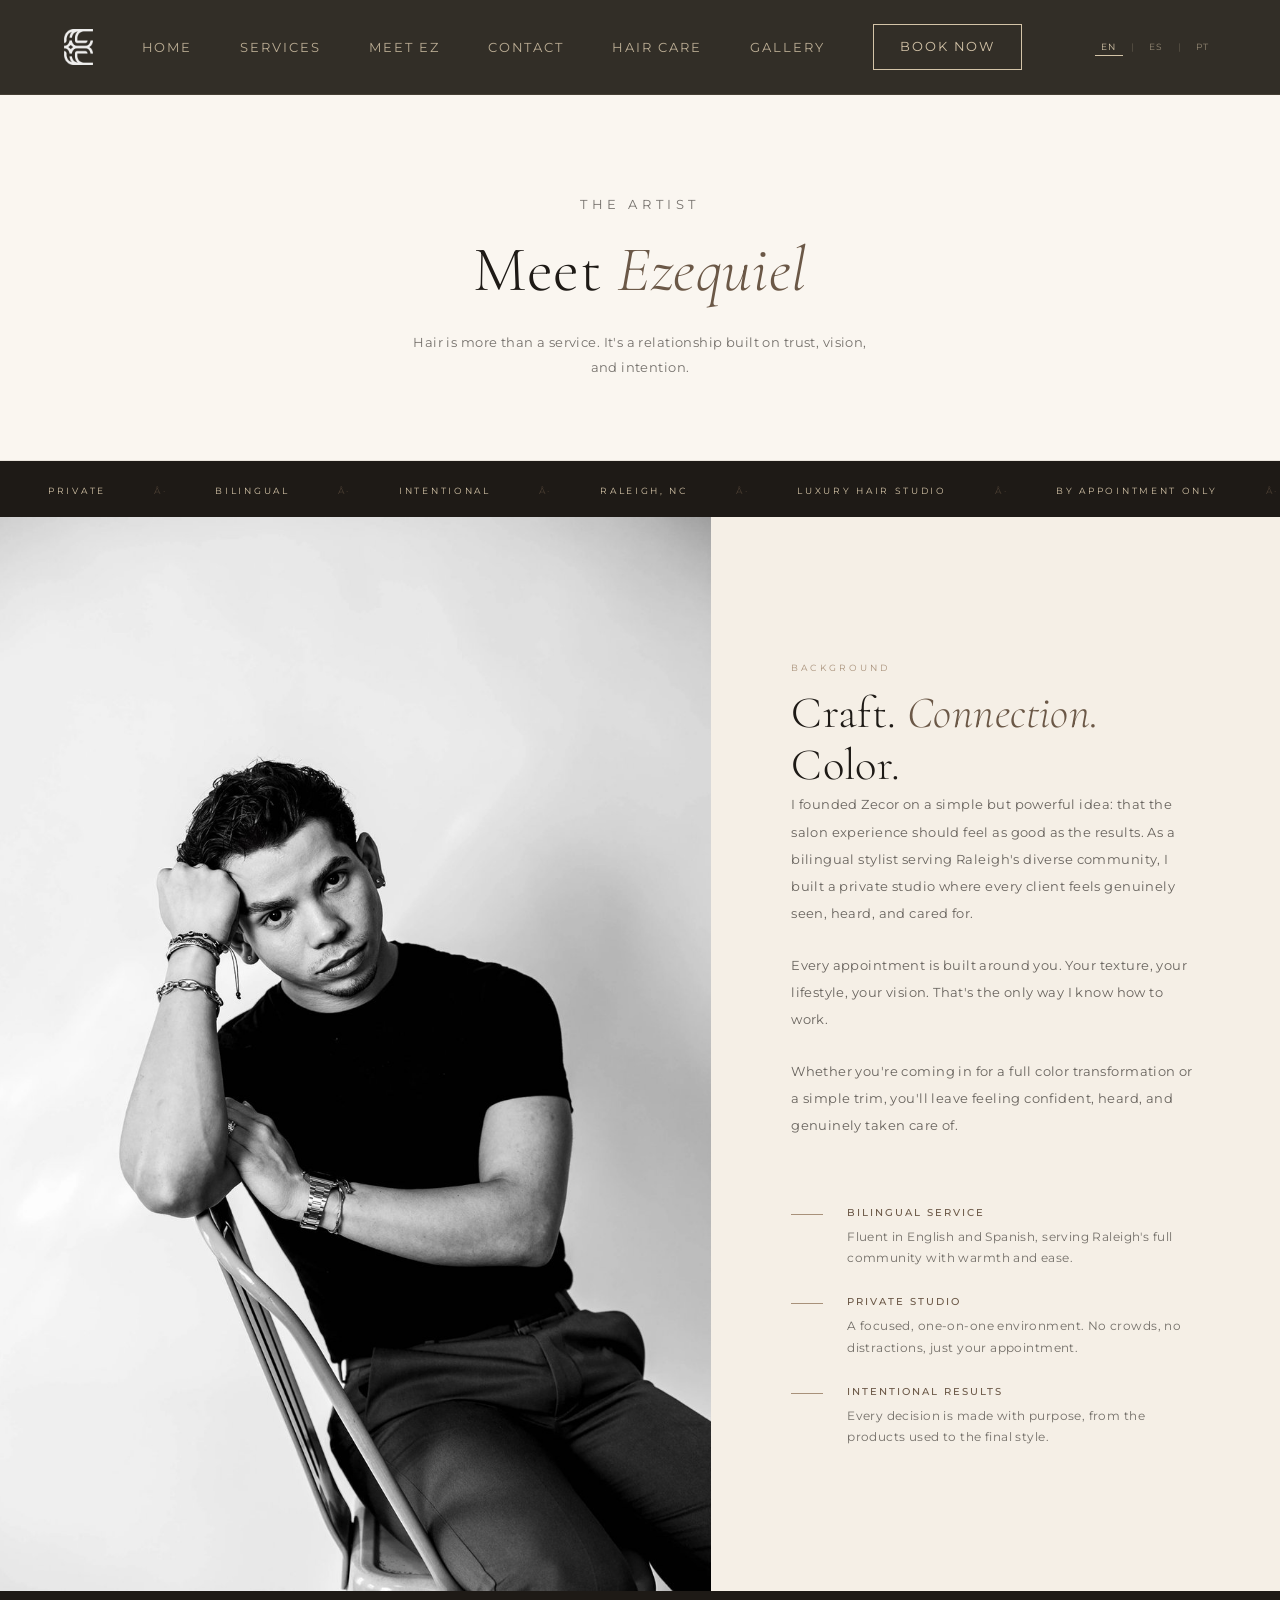
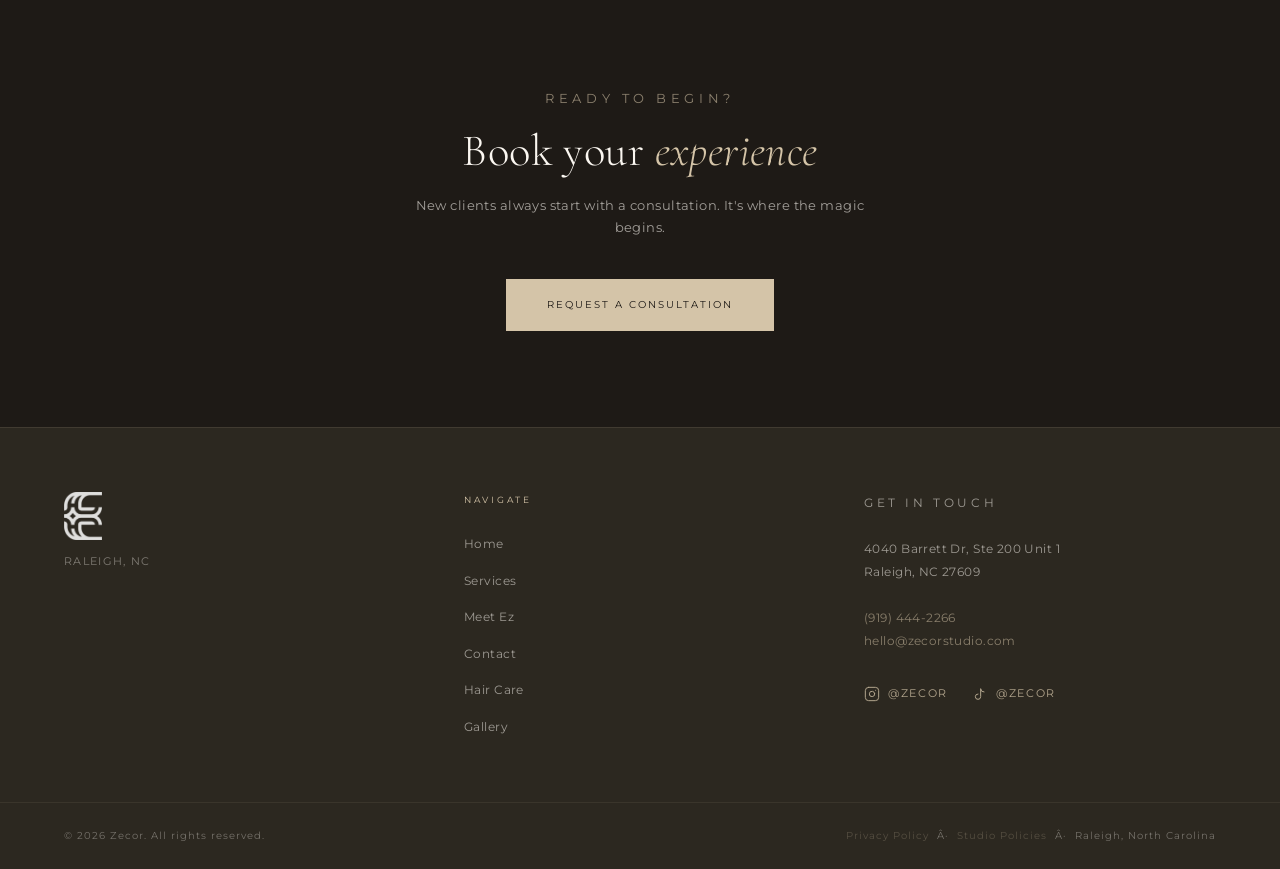
<file: about.html>
<!DOCTYPE html>
<html lang="en">
<head>
  <!-- Google tag (gtag.js) -->
  <script async src="https://www.googletagmanager.com/gtag/js?id=G-77VZ4KRM6H"></script>
  <script>
    window.dataLayer = window.dataLayer || [];
    function gtag(){dataLayer.push(arguments);}
    gtag('js', new Date());
    gtag('config', 'G-77VZ4KRM6H');
  </script>

  <!-- Meta Pixel Code -->
  <script>
    !function(f,b,e,v,n,t,s)
    {if(f.fbq)return;n=f.fbq=function(){n.callMethod?
    n.callMethod.apply(n,arguments):n.queue.push(arguments)};
    if(!f._fbq)f._fbq=n;n.push=n;n.loaded=!0;n.version='2.0';
    n.queue=[];t=b.createElement(e);t.async=!0;
    t.src=v;s=b.getElementsByTagName(e)[0];
    s.parentNode.insertBefore(t,s)}(window, document,'script',
    'https://connect.facebook.net/en_US/fbevents.js');
    fbq('init', '2788321961541043');
    fbq('track', 'PageView');
  </script>
  <noscript><img height="1" width="1" style="display:none"
    src="https://www.facebook.com/tr?id=2788321961541043&ev=PageView&noscript=1"
  /></noscript>
  <!-- End Meta Pixel Code -->

  <meta charset="UTF-8" />
  <meta name="keywords" content="Ezequiel hair stylist Raleigh, bilingual hair stylist NC, private hair studio Raleigh, Zecor" />
  <meta name="robots" content="index, follow" />
  <meta name="viewport" content="width=device-width, initial-scale=1.0" />
  <meta name="description" content="Meet Ezequiel, the bilingual hair artist behind Zecor. Private luxury hair studio in Raleigh, NC. Serving clients in English and Spanish." />
  <meta property="og:type" content="website" />
  <meta property="og:url" content="https://www.zecorstudio.com/about.html" />
  <meta property="og:title" content="Meet Ezequiel | Zecor Raleigh NC" />
  <meta property="og:description" content="Bilingual hair artist serving Raleigh, NC. Expert color, extensions, and cuts in a private studio setting." />
  <meta property="og:image" content="https://www.zecorstudio.com/images/about.jpg" />
  <meta property="og:site_name" content="Zecor" />
  <meta name="twitter:card" content="summary_large_image" />
  <meta name="twitter:title" content="Meet Ezequiel | Zecor Raleigh NC" />
  <meta name="twitter:description" content="Bilingual hair artist serving Raleigh, NC. Expert color, extensions, and cuts in a private studio setting." />
  <meta name="twitter:image" content="https://www.zecorstudio.com/images/about.jpg" />
  <link rel="canonical" href="https://www.zecorstudio.com/about.html" />
  <title>Meet Ezequiel | Zecor — Bilingual Hair Stylist in Raleigh NC</title>
  <link rel="preconnect" href="https://fonts.googleapis.com">
  <link rel="preconnect" href="https://fonts.gstatic.com" crossorigin>
  <link href="https://fonts.googleapis.com/css2?family=Cormorant+Garamond:ital,wght@0,300;0,400;0,500;1,300;1,400;1,500&family=Montserrat:wght@300;400;500;600&display=swap" rel="stylesheet">
  <style>
:root {
      --ink:     #1E1A16;
      --dark:    #2C2820;
      --earth:   #6B5847;
      --taupe:   #A8917A;
      --sand:    #D4C4A8;
      --ivory:   #F5EFE6;
      --cream:   #FAF6F0;
      --ff-display: 'Cormorant Garamond', Georgia, serif;
      --ff-body:    'Montserrat', sans-serif;
      --transition: 0.35s ease;
    }

    *, *::before, *::after { box-sizing: border-box; margin: 0; padding: 0; }
    html { scroll-behavior: smooth; }
    body {
      background: var(--cream);
      color: var(--ink);
      font-family: var(--ff-body);
      font-size: 14px;
      font-weight: 400;
      letter-spacing: 0.03em;
      line-height: 1.75;
      overflow-x: hidden;
    }
    a { color: inherit; text-decoration: none; }

    /* NAV */
    .nav {
      position: fixed; top: 0; left: 0; right: 0; z-index: 100;
      display: flex; align-items: center; justify-content: space-between;
      padding: 1.5rem 4rem;
      background: rgba(44,40,32,0.97);
      backdrop-filter: blur(8px);
      border-bottom: 1px solid rgba(200,184,154,0.12);
      transition: background var(--transition), padding var(--transition);
    }
    .nav.scrolled {
      background: rgba(44,40,32,0.97);
      backdrop-filter: blur(8px);
      padding: 1rem 4rem;
      border-bottom: 1px solid rgba(200,184,154,0.12);
    }
    .nav__logo { display: flex; align-items: center; }
    .nav__links { display: flex; gap: 3rem; list-style: none; }
    .nav__links a { font-size: 13px; letter-spacing: 0.15em; text-transform: uppercase; color: var(--sand); opacity: 0.85; transition: opacity var(--transition), color var(--transition); }
    .nav__links a:hover { opacity: 1; color: var(--taupe); }
    .nav__cta {
      font-size: 13px; letter-spacing: 0.15em; text-transform: uppercase;
      border: 1px solid var(--sand); color: var(--sand);
      padding: 0.65rem 1.6rem;
      transition: background var(--transition), color var(--transition), border-color var(--transition);
    }
    .nav__cta:hover { background: var(--sand); color: var(--dark); }

    /* HERO */
    .hero {
      height: 100vh; min-height: 700px;
      display: grid; grid-template-columns: 1fr 1fr;
    }
    .hero__image { position: relative; overflow: hidden; background: var(--dark); }
    .hero__photo { width: 100%; height: 100%; object-fit: cover; transition: transform 8s ease; }
    .hero__image:hover .hero__photo { transform: scale(1.04); }
    .hero__placeholder {
      width: 100%; height: 100%;
      display: flex; flex-direction: column; align-items: center; justify-content: center;
      gap: 1rem; background: var(--dark);
      color: var(--earth); font-size: 10px; letter-spacing: 0.2em; text-transform: uppercase;
    }
    .hero__placeholder svg { opacity: 0.4; }
    .hero__content {
      display: flex; flex-direction: column; justify-content: center;
      padding: 6rem 5rem 4rem 4rem;
      background: var(--cream); position: relative;
    }
    .hero__eyebrow { font-size: 10px; letter-spacing: 0.3em; text-transform: uppercase; color: var(--taupe); margin-bottom: 2rem; }
    .hero__headline {
      font-family: var(--ff-display);
      font-size: clamp(3rem, 4.5vw, 4.5rem);
      font-weight: 300; line-height: 1.1; color: var(--ink);
      margin-bottom: 2rem;
    }
    .hero__headline em { font-style: italic; color: var(--earth); display: block; }
    .hero__body { font-size: 13px; line-height: 1.9; color: var(--ink); opacity: 0.65; max-width: 340px; margin-bottom: 3rem; }
    .hero__actions { display: flex; gap: 1.5rem; align-items: center; }
    .hero__scroll {
      position: absolute; bottom: 2.5rem; right: 5rem;
      font-size: 9px; letter-spacing: 0.3em; text-transform: uppercase;
      color: var(--taupe); writing-mode: vertical-rl;
      display: flex; align-items: center; gap: 1rem;
    }
    .hero__scroll::before { content: ''; display: block; width: 1px; height: 40px; background: var(--sand); }

    /* BUTTONS */
    .btn-primary {
      font-family: var(--ff-body); font-size: 10px; letter-spacing: 0.2em;
      text-transform: uppercase; background: var(--ink); color: var(--cream);
      padding: 1rem 2.5rem; border: 1px solid var(--ink); cursor: pointer;
      transition: background var(--transition), color var(--transition);
      display: inline-block;
    }
    .btn-primary:hover { background: transparent; color: var(--ink); }
    .btn-ghost {
      font-family: var(--ff-body); font-size: 10px; letter-spacing: 0.2em;
      text-transform: uppercase; color: var(--ink); opacity: 0.55;
      display: inline-flex; align-items: center; gap: 0.5rem;
      transition: opacity var(--transition), color var(--transition);
      cursor: pointer; background: none; border: none;
    }
    .btn-ghost:hover { opacity: 1; color: var(--earth); }
    .btn-ghost::after { content: '→'; font-size: 14px; }

    /* MARQUEE */
    .marquee-strip { background: var(--ink); padding: 1rem 0; overflow: hidden; white-space: nowrap; }
    .marquee-track { display: inline-flex; animation: marquee 22s linear infinite; }
    .marquee-track span { font-size: 9px; letter-spacing: 0.3em; text-transform: uppercase; color: var(--sand); padding: 0 3rem; }
    .marquee-track .dot { color: var(--earth); padding: 0; opacity: 0.6; }
    @keyframes marquee { from { transform: translateX(0); } to { transform: translateX(-50%); } }

    /* PILLARS */
    .pillars-section { padding: 0; background: var(--ivory); }
    .pillars {
      display: grid; grid-template-columns: repeat(3, 1fr);
      border-top: 1px solid rgba(107,88,71,0.15);
    }
    .pillar { padding: 4rem; border-right: 1px solid rgba(107,88,71,0.15); }
    .pillar:last-child { border-right: none; }
    .pillar__number { font-family: var(--ff-display); font-size: 4rem; font-weight: 300; color: rgba(168,145,122,0.2); line-height: 1; margin-bottom: 1rem; }
    .pillar__title { font-family: var(--ff-display); font-size: 1.6rem; font-style: italic; color: var(--earth); margin-bottom: 0.75rem; }
    .pillar__body { font-size: 12px; line-height: 1.9; color: var(--ink); opacity: 0.6; }

    /* SERVICES */
    .section { padding: 7rem 4rem; }
    .section--mid { background: var(--cream); }
    .section--dark { background: var(--ivory); }
    .eyebrow { font-size: 9px; letter-spacing: 0.35em; text-transform: uppercase; color: var(--taupe); margin-bottom: 1.2rem; }
    .heading { font-family: var(--ff-display); font-size: clamp(2.2rem, 3.5vw, 3.2rem); font-weight: 300; line-height: 1.15; color: var(--ink); }
    .heading em { font-style: italic; color: var(--earth); }
    .services-intro { max-width: 800px; margin: 0 auto 4rem; text-align: center; }
    .services-grid { display: grid; grid-template-columns: repeat(3, 1fr); gap: 1.5px; background: var(--sand); }
    .service-card { position: relative; height: 520px; overflow: hidden; background: var(--dark); cursor: pointer; }
    .service-card__overlay {
      position: absolute; inset: 0;
      background: linear-gradient(to top, rgba(20,16,12,0.92) 0%, rgba(20,16,12,0.15) 55%, transparent 100%);
      display: flex; flex-direction: column; justify-content: flex-end;
      padding: 2.5rem 2rem;
      transition: background var(--transition);
    }
    .service-card:hover .service-card__overlay {
      background: linear-gradient(to top, rgba(20,16,12,0.97) 0%, rgba(20,16,12,0.5) 60%, rgba(20,16,12,0.1) 100%);
    }
    .service-card__label { font-size: 9px; letter-spacing: 0.3em; text-transform: uppercase; color: var(--sand); margin-bottom: 0.5rem; display: block; }
    .service-card__title { font-family: var(--ff-display); font-size: 1.5rem; color: var(--cream); margin-bottom: 0.5rem; }
    .service-card__desc { font-size: 11px; line-height: 1.8; color: var(--cream); opacity: 0; transform: translateY(8px); transition: opacity 0.4s ease, transform 0.4s ease; margin-bottom: 1.2rem; height: 4rem; overflow: hidden; }
    .service-card:hover .service-card__desc { opacity: 0.8; transform: translateY(0); }
    .service-card__link { font-size: 9px; letter-spacing: 0.25em; text-transform: uppercase; color: var(--sand); opacity: 0; transform: translateY(6px); transition: opacity 0.4s ease 0.05s, transform 0.4s ease 0.05s; display: inline-flex; align-items: center; gap: 0.5rem; background: none; border: none; cursor: pointer; padding: 0; }
    .service-card__link::after { content: '→'; }
    .service-card:hover .service-card__link { opacity: 1; transform: translateY(0); }

    /* card photo placeholders */
    .card-photo {
      position: absolute; inset: 0;
      display: flex; align-items: flex-end; justify-content: center;
      padding-bottom: 3rem;
      font-size: 9px; letter-spacing: 0.18em; text-transform: uppercase;
    }
    .card-photo--color    { background: linear-gradient(160deg, #3a2e28 0%, #1e1812 100%); }
    .card-photo--ext      { background: linear-gradient(160deg, #2a2420 0%, #1a1410 100%); }
    .card-photo--cuts     { background: linear-gradient(160deg, #322820 0%, #201810 100%); }

    /* TESTIMONIALS */
    .testimonials { text-align: center; }
    .stars { display: flex; justify-content: center; gap: 0.3rem; margin: 1.5rem 0 3.5rem; color: var(--taupe); font-size: 1rem; }
    .testimonials-grid { display: grid; grid-template-columns: repeat(3, 1fr); gap: 2px; background: rgba(107,88,71,0.12); }
    .testimonial { padding: 3rem 2.5rem; background: var(--ivory); text-align: left; }
    .testimonial__quote { font-family: var(--ff-display); font-size: 1.15rem; font-style: italic; font-weight: 300; line-height: 1.7; color: var(--ink); margin-bottom: 2rem; opacity: 0.85; }
    .testimonial__quote::before { content: '\201C'; font-size: 2.8rem; color: var(--taupe); line-height: 0; vertical-align: -0.45rem; margin-right: 0.15rem; opacity: 0.5; }
    .testimonial__author { font-size: 10px; letter-spacing: 0.2em; text-transform: uppercase; color: var(--earth); }

    /* ABOUT SPLIT */
    .about-split { display: grid; grid-template-columns: 1fr 1fr; min-height: 600px; }
    .about-split__image { overflow: hidden; background: var(--dark); display: flex; align-items: center; justify-content: center; color: var(--earth); font-size: 10px; letter-spacing: 0.2em; text-transform: uppercase; }
    .about-split__content { display: flex; flex-direction: column; justify-content: center; padding: 5rem; background: var(--cream); }
    .about-split__body { font-size: 13px; line-height: 2; color: var(--ink); opacity: 0.65; margin-bottom: 2.5rem; max-width: 380px; }

    /* CTA STRIP */
    .cta-strip { text-align: center; padding: 6rem 4rem; background: var(--ink); border-top: none; }
    .cta-strip .eyebrow { color: var(--sand); }
    .cta-strip .heading { color: var(--cream); }
    .cta-strip .heading em { color: var(--sand); }
    .cta-strip p { font-size: 13px; color: var(--cream); opacity: 0.6; margin-bottom: 2.5rem; max-width: 480px; margin-left: auto; margin-right: auto; }
    .cta-strip .btn-primary { background: var(--sand); color: var(--ink); border-color: var(--sand); }
    .cta-strip .btn-primary:hover { background: transparent; color: var(--sand); }

    /* FOOTER */
    .footer-grid {
      background: var(--dark); border-top: 1px solid rgba(212,196,168,0.12);
      padding: 4rem; display: grid; grid-template-columns: 1fr 1fr 1fr; gap: 3rem;
    }
    .footer__logo { font-family: var(--ff-display); font-size: 1.8rem; font-weight: 300; margin-bottom: 0.75rem; color: var(--cream); }
    .footer__tagline { font-size: 11px; letter-spacing: 0.12em; opacity: 0.4; text-transform: uppercase; color: var(--cream); }
    .footer__head { font-size: 9px; letter-spacing: 0.3em; text-transform: uppercase; color: var(--sand); margin-bottom: 1.5rem; }
    .footer__links { list-style: none; display: flex; flex-direction: column; gap: 0.75rem; }
    .footer__links a { font-size: 12px; color: var(--cream); opacity: 0.55; transition: opacity var(--transition), color var(--transition); }
    .footer__links a:hover { opacity: 1; color: var(--sand); }
    .footer__contact p { font-size: 12px; color: var(--cream); opacity: 0.55; line-height: 1.9; }
    .footer__contact a { color: var(--sand); opacity: 1; }
    .footer-bottom {
      background: var(--dark); border-top: 1px solid rgba(212,196,168,0.08);
      padding: 1.5rem 4rem; display: flex; justify-content: space-between; align-items: center;
    }
    .footer-bottom p { font-size: 10px; letter-spacing: 0.1em; color: var(--cream); opacity: 0.35; }

    /* REVEAL */
    [data-reveal] { opacity: 0; transform: translateY(28px); transition: opacity 0.75s ease, transform 0.75s ease; }
    [data-reveal].revealed { opacity: 1; transform: translateY(0); }
    [data-reveal-delay="1"] { transition-delay: 0.12s; }
    [data-reveal-delay="2"] { transition-delay: 0.24s; }

    @media (max-width: 900px) {
      .hero { grid-template-columns: 1fr; height: auto; }
      .hero__image { height: 60vw; min-height: 280px; }
      .hero__content { padding: 3rem 2rem 4rem; }
      .hero__scroll { display: none; }
      .nav { padding: 1.25rem 2rem; }
      .nav__links, .nav__cta { display: none; }
      .pillars { grid-template-columns: 1fr; }
      .pillar { border-right: none; border-bottom: 1px solid rgba(200,184,154,0.15); }
      .services-grid { grid-template-columns: 1fr 1fr; }
      .testimonials-grid { grid-template-columns: 1fr; }
      .about-split { grid-template-columns: 1fr; }
      .footer-grid { grid-template-columns: 1fr; padding: 3rem 2rem; }
      .footer-bottom { flex-direction: column; gap: 0.5rem; padding: 1.5rem 2rem; }
      .section { padding: 4rem 2rem; }
    }
    @media (max-width: 600px) {
      .services-grid { grid-template-columns: 1fr; }
    }
    @media (prefers-reduced-motion: reduce) {
      .marquee-track { animation: none; }
      * { transition: none !important; }
    }

    .nav__logo { display: flex; align-items: center; text-decoration: none; }
    .nav__logo-img { display: block; height: 36px; width: auto; filter: invert(1); opacity: 0.92; transition: opacity 0.3s ease; }
    .nav__logo-img:hover { opacity: 1; }
    .footer__logo-img { display: block; height: 48px; width: auto; filter: invert(1) brightness(2); opacity: 0.85; }

    .lang-switcher { display:flex; align-items:center; gap:0.5rem; margin-left:1.5rem; }
    .lang-btn { font-family:'Montserrat',sans-serif; font-size:9px; letter-spacing:0.15em; text-transform:uppercase; color:var(--sand); opacity:0.6; background:none; border:none; cursor:pointer; padding:0.2rem 0.4rem; transition:opacity 0.2s; }
    .lang-btn:hover, .lang-btn.active { opacity:1; }
    .lang-btn.active { border-bottom:1px solid var(--sand); }
    .lang-divider { color:var(--sand); opacity:0.3; font-size:9px; }

    [data-reveal] { opacity:0; transform:translateY(28px); transition:opacity 0.75s ease, transform 0.75s ease; }
    [data-reveal].revealed { opacity:1; transform:translateY(0); }
    [data-reveal-delay="1"] { transition-delay:0.12s; }

    .page-hero { padding:12rem 4rem 5rem; background:var(--cream); text-align:center; border-bottom:1px solid rgba(107,88,71,0.12); }
    .page-hero .eyebrow { margin-bottom:1rem; }
    .page-hero .heading { font-size:clamp(2.8rem,5vw,4.5rem); max-width:700px; margin:0 auto 1.5rem; }
    .page-hero > p { font-size:13px; opacity:0.6; max-width:480px; margin:0 auto; color:var(--ink); line-height:1.9; }

    .cta-strip { text-align:center; padding:6rem 4rem; background:var(--ink); }
    .cta-strip .eyebrow { color:var(--sand); margin-bottom:1rem; }
    .cta-strip .heading { color:var(--cream); margin-bottom:1rem; }
    .cta-strip .heading em { color:var(--sand); font-style:italic; }
    .cta-strip > p { font-family:'Montserrat',sans-serif; font-size:13px; color:var(--cream); opacity:0.6; margin-bottom:2.5rem; max-width:480px; margin-left:auto; margin-right:auto; }
    .cta-btn { display:inline-block; font-family:'Montserrat',sans-serif; font-size:10px; letter-spacing:0.2em; text-transform:uppercase; background:var(--sand); color:var(--ink); padding:1rem 2.5rem; border:1px solid var(--sand); text-decoration:none; transition:background 0.3s ease, color 0.3s ease; margin:0 0.5rem; }
    .cta-btn:hover { background:transparent; color:var(--sand); }
    .cta-btn.ghost { background:transparent; color:var(--sand); }
    .cta-btn.ghost:hover { background:var(--sand); color:var(--ink); }

    @media (max-width:900px) {
      .page-hero { padding:10rem 2rem 4rem; }
      .footer-grid { grid-template-columns:1fr; padding:3rem 2rem; }
      .footer-bottom { flex-direction:column; gap:0.5rem; padding:1.5rem 2rem; text-align:center; }
      .cta-strip { padding:4rem 2rem; }
    }

    .about-wrap { display:grid; grid-template-columns:5fr 4fr; min-height:80vh; background:var(--cream); }
    .about-image { position:relative; overflow:hidden; min-height:600px; }
    .about-image img { width:100%; height:100%; object-fit:cover; object-position:center top; }
    .about-content { padding:6rem 5rem; background:var(--ivory); display:flex; flex-direction:column; justify-content:center; }
    .about-content .eyebrow { margin-bottom:0.75rem; }
    .about-body { font-family:'Montserrat',sans-serif; font-size:13px; line-height:2.1; color:var(--ink); opacity:0.65; margin-bottom:1.5rem; }
    .about-values { margin-top:2.5rem; display:flex; flex-direction:column; gap:1.5rem; }
    .about-value { display:flex; gap:1.5rem; align-items:flex-start; }
    .about-value__line { width:2rem; height:1px; background:var(--taupe); flex-shrink:0; margin-top:0.65rem; }
    .about-value__title { font-family:'Montserrat',sans-serif; font-size:10px; letter-spacing:0.2em; text-transform:uppercase; color:var(--earth); margin-bottom:0.3rem; font-weight:500; display:block; }
    .about-value__desc { font-family:'Montserrat',sans-serif; font-size:12px; line-height:1.8; color:var(--ink); opacity:0.6; }
    @media(max-width:900px) { .about-wrap { grid-template-columns:1fr; } .about-image { min-height:400px; } .about-content { padding:4rem 2rem; } }

  
    .nav__hamburger {
      display: none;
      flex-direction: column;
      justify-content: center;
      gap: 5px;
      background: none;
      border: none;
      cursor: pointer;
      padding: 4px;
      margin-left: 1rem;
    }
    .nav__hamburger span {
      display: block;
      width: 22px;
      height: 1.5px;
      background: var(--sand);
    }
    .mobile-menu {
      position: fixed;
      inset: 0;
      background: rgba(28,22,18,0.98);
      z-index: 9999;
      display: flex;
      flex-direction: column;
      align-items: center;
      justify-content: center;
      gap: 2rem;
      opacity: 0;
      pointer-events: none;
      transition: opacity 0.35s ease;
    }
    .mobile-menu.open { opacity: 1; pointer-events: all; }
    .mobile-menu a {
      font-family: 'Cormorant Garamond', Georgia, serif;
      font-size: 2.2rem;
      font-weight: 300;
      color: var(--cream);
      text-decoration: none;
      letter-spacing: 0.05em;
      opacity: 0.85;
      transition: opacity 0.2s;
    }
    .mobile-menu a:hover { opacity: 1; }
    .mobile-menu__close {
      position: absolute;
      top: 2rem;
      right: 2rem;
      background: none;
      border: none;
      color: var(--sand);
      font-size: 1.8rem;
      cursor: pointer;
      opacity: 0.7;
      line-height: 1;
    }
    @media (max-width: 900px) {
      .nav__hamburger { display: flex; }
      .nav__links, .nav__cta { display: none !important; }
    }

  </style>
</head>
<body data-page="about" data-marquee-key="about_marquee">

  <nav class="nav" id="nav">
    <a href="index.html" class="nav__logo">
      <img src="images/logo.png" alt="Zecor" class="nav__logo-img" />
    </a>
    <ul class="nav__links">
      <li><a href="index.html" data-i18n="nav_home">Home</a></li>
      <li><a href="services.html" data-i18n="nav_services">Services</a></li>
      <li><a href="about.html" data-i18n="nav_meet">Meet Ez</a></li>
      <li><a href="contact.html" data-i18n="nav_contact">Contact</a></li>
      <li><a href="haircare.html" data-i18n="nav_haircare">Hair Care</a></li>
      <li><a href="gallery.html" data-i18n="nav_gallery">Gallery</a></li>
    </ul>
    <a href="https://book.squareup.com/appointments/rt3pqesdcod89x/location/LMBRDJYVNBJ9A/services" class="nav__cta" target="_blank" rel="noopener" data-i18n="nav_book">Book Now</a>
        <div class="lang-switcher">
      <button class="lang-btn active" onclick="setLang('en')">EN</button>
      <span class="lang-divider">|</span>
      <button class="lang-btn" onclick="setLang('es')">ES</button>
      <span class="lang-divider">|</span>
      <button class="lang-btn" onclick="setLang('pt')">PT</button>
    </div>
    <button class="nav__hamburger" aria-label="Open menu">
      <span></span><span></span><span></span>
    </button>
  </nav>
  <div class="mobile-menu" role="dialog" aria-modal="true">
    <button class="mobile-menu__close" aria-label="Close menu">&#x2715;</button>
    <a href="index.html" data-i18n="nav_home">Home</a>
    <a href="services.html" data-i18n="nav_services">Services</a>
    <a href="about.html" data-i18n="nav_meet">Meet Ez</a>
    <a href="contact.html" data-i18n="nav_contact">Contact</a>
    <a href="haircare.html" data-i18n="nav_haircare">Hair Care</a>
    <a href="gallery.html" data-i18n="nav_gallery">Gallery</a>
    <a href="https://book.squareup.com/appointments/rt3pqesdcod89x/location/LMBRDJYVNBJ9A/services" target="_blank" rel="noopener" style="color:var(--sand);" data-i18n="nav_book">Book Now</a>
  </div>

  <div class="page-hero">
    <p class="eyebrow" data-i18n="about_eyebrow">The Artist</p>
    <h1 class="heading"><span data-i18n="about_h1">Meet</span> <em data-i18n="about_em">Ezequiel</em></h1>
    <p data-i18n="about_hero_body">Hair is more than a service. It's a relationship built on trust, vision, and intention.</p>
  </div>

  <div class="marquee-strip" aria-hidden="true"><div class="marquee-track" id="marquee-track"><span>Private</span><span class="dot">·</span><span>Bilingual</span><span class="dot">·</span><span>Intentional</span><span class="dot">·</span><span>Raleigh, NC</span><span class="dot">·</span><span>Luxury Hair Studio</span><span class="dot">·</span><span>By Appointment Only</span><span class="dot">·</span><span>Private</span><span class="dot">·</span><span>Bilingual</span><span class="dot">·</span><span>Intentional</span><span class="dot">·</span><span>Raleigh, NC</span><span class="dot">·</span><span>Luxury Hair Studio</span><span class="dot">·</span><span>By Appointment Only</span><span class="dot">·</span></div></div>

  <div class="about-wrap">
    <div class="about-image" data-reveal>
      <img src="images/about.jpg" alt="Ezequiel - Zecor" />
    </div>
    <div class="about-content" data-reveal data-reveal-delay="1">
      <p class="eyebrow" data-i18n="about_bg_eyebrow">Background</p>
      <h2 class="heading"><span data-i18n="about_bg_h2">Craft. </span><em data-i18n="about_bg_em">Connection.</em><span data-i18n="about_bg_h2b"> Color.</span></h2>
      <p class="about-body" data-i18n="about_p1">I founded Zecor on a simple but powerful idea: that the salon experience should feel as good as the results. As a bilingual stylist serving Raleigh's diverse community, I built a private studio where every client feels genuinely seen, heard, and cared for.</p>
      <p class="about-body" data-i18n="about_p2">Every appointment is built around you. Your texture, your lifestyle, your vision. That's the only way I know how to work.</p>
      <p class="about-body" data-i18n="about_p3">Whether you're coming in for a full color transformation or a simple trim, you'll leave feeling confident, heard, and genuinely taken care of.</p>
      <div class="about-values">
        <div class="about-value">
          <div class="about-value__line"></div>
          <div>
            <span class="about-value__title" data-i18n="about_v1_title">Bilingual Service</span>
            <p class="about-value__desc" data-i18n="about_v1_body">Fluent in English and Spanish, serving Raleigh's full community with warmth and ease.</p>
          </div>
        </div>
        <div class="about-value">
          <div class="about-value__line"></div>
          <div>
            <span class="about-value__title" data-i18n="about_v2_title">Private Studio</span>
            <p class="about-value__desc" data-i18n="about_v2_body">A focused, one-on-one environment. No crowds, no distractions, just your appointment.</p>
          </div>
        </div>
        <div class="about-value">
          <div class="about-value__line"></div>
          <div>
            <span class="about-value__title" data-i18n="about_v3_title">Intentional Results</span>
            <p class="about-value__desc" data-i18n="about_v3_body">Every decision is made with purpose, from the products used to the final style.</p>
          </div>
        </div>
      </div>
    </div>
  </div>

  <section class="cta-strip">
    <p class="eyebrow" data-i18n="about_cta_eyebrow">Ready to Begin?</p>
    <h2 class="heading"><span data-i18n="about_cta_h1">Book your</span> <em data-i18n="about_cta_em">experience</em></h2>
    <p data-i18n="about_cta_body">New clients always start with a consultation. It's where the magic begins.</p>
    <a href="contact.html" class="cta-btn" data-i18n="about_cta_btn">Request a Consultation</a>
  </section>

  <div class="footer-grid">
    <div>
      <div class="footer__logo"><img src="images/logo.png" alt="Zecor" class="footer__logo-img" /></div>
      <p class="footer__tagline">Raleigh, NC</p>
    </div>
    <div>
      <p class="footer__head" data-i18n="footer_navigate">Navigate</p>
      <ul class="footer__links">
        <li><a href="index.html" data-i18n="nav_home">Home</a></li>
        <li><a href="services.html" data-i18n="nav_services">Services</a></li>
        <li><a href="about.html" data-i18n="nav_meet">Meet Ez</a></li>
        <li><a href="contact.html" data-i18n="nav_contact">Contact</a></li>
        <li><a href="haircare.html" data-i18n="nav_haircare">Hair Care</a></li>
        <li><a href="gallery.html" data-i18n="nav_gallery">Gallery</a></li>
      </ul>
    </div>
    <div class="footer__contact">
      <p class="footer__head" data-i18n="footer_contact">Get in Touch</p>
      <p style="color:var(--cream);opacity:0.55;font-size:12px;line-height:1.9;">
        4040 Barrett Dr, Ste 200 Unit 1<br>Raleigh, NC 27609<br><br>
        <a href="tel:9194442266" style="color:var(--sand);">(919) 444-2266</a><br>
        <a href="mailto:hello@zecorstudio.com" style="color:var(--sand);">hello@zecorstudio.com</a>
      </p>
      <div style="margin-top:2rem;display:flex;gap:1.5rem;align-items:center;">
        <a href="https://www.instagram.com/zecorstudio" target="_blank" rel="noopener" style="display:flex;align-items:center;gap:0.5rem;color:var(--sand);font-size:11px;letter-spacing:0.15em;text-transform:uppercase;font-family:'Montserrat',sans-serif;text-decoration:none;opacity:0.8;">
          <svg xmlns="http://www.w3.org/2000/svg" width="16" height="16" viewBox="0 0 24 24" fill="none" stroke="currentColor" stroke-width="1.5" stroke-linecap="round" stroke-linejoin="round"><rect x="2" y="2" width="20" height="20" rx="5" ry="5"/><path d="M16 11.37A4 4 0 1 1 12.63 8 4 4 0 0 1 16 11.37z"/><line x1="17.5" y1="6.5" x2="17.51" y2="6.5"/></svg>
          @zecor
        </a>
        <a href="https://www.tiktok.com/@zecorhair" target="_blank" rel="noopener" style="display:flex;align-items:center;gap:0.5rem;color:var(--sand);font-size:11px;letter-spacing:0.15em;text-transform:uppercase;font-family:'Montserrat',sans-serif;text-decoration:none;opacity:0.8;">
          <svg xmlns="http://www.w3.org/2000/svg" width="16" height="16" viewBox="0 0 24 24" fill="none" stroke="currentColor" stroke-width="1.5" stroke-linecap="round" stroke-linejoin="round"><path d="M9 12a4 4 0 1 0 4 4V4a5 5 0 0 0 5 5"/></svg>
          @zecor
        </a>
      </div>
    </div>
  </div>
  <div class="footer-bottom">
    <p data-i18n="footer_copy">&copy; 2026 Zecor. All rights reserved.</p>
    <p><a href="privacy.html" style="color:var(--sand);text-decoration:none;opacity:0.7;">Privacy Policy</a> &nbsp;·&nbsp; <a href="policies.html" style="color:var(--sand);text-decoration:none;opacity:0.7;">Studio Policies</a> &nbsp;·&nbsp; <span data-i18n="footer_location">Raleigh, North Carolina</span></p>
  </div>

  <script src="js/main.js"></script>
  <script>
    (function() {
      var hamburger = document.querySelector('.nav__hamburger');
      var mobileMenu = document.querySelector('.mobile-menu');
      var closeBtn = document.querySelector('.mobile-menu__close');
      if (hamburger && mobileMenu) {
        hamburger.addEventListener('click', function() {
          mobileMenu.classList.add('open');
          document.body.style.overflow = 'hidden';
        });
        if (closeBtn) closeBtn.addEventListener('click', function() {
          mobileMenu.classList.remove('open');
          document.body.style.overflow = '';
        });
        document.querySelectorAll('.mobile-menu a').forEach(function(a) {
          a.addEventListener('click', function() {
            mobileMenu.classList.remove('open');
            document.body.style.overflow = '';
          });
        });
      }
    })();
  </script>
  <script>
    var nav = document.getElementById('nav');
    window.addEventListener('scroll', function() { nav.classList.toggle('scrolled', window.scrollY > 60); });
    var revealEls = document.querySelectorAll('[data-reveal]');
    var obs = new IntersectionObserver(function(entries) {
      entries.forEach(function(e) { if(e.isIntersecting){e.target.classList.add('revealed');obs.unobserve(e.target);} });
    }, {threshold:0.1});
    revealEls.forEach(function(el){obs.observe(el);});
  </script>

  
  <script src="js/i18n.js"></script>
  <script>
    var _lang = localStorage.getItem('zecor_lang') || 'en';
    function setLang(lang) {
      _lang = lang;
      localStorage.setItem('zecor_lang', lang);
      var tr = EZ_TRANSLATIONS[lang];
      document.querySelectorAll('[data-i18n]').forEach(function(el) {
        var k = el.getAttribute('data-i18n');
        if (tr && tr[k] !== undefined) el.textContent = tr[k];
      });
      document.querySelectorAll('.lang-btn').forEach(function(b) {
        b.classList.toggle('active', b.textContent.toLowerCase() === lang);
      });
      document.documentElement.lang = lang==='pt'?'pt-BR':lang==='es'?'es-419':'en';
      var track = document.getElementById('marquee-track');
      var mk = document.body.getAttribute('data-marquee-key');
      if (track && mk && tr && tr[mk]) {
        var words = tr[mk], h = '';
        for (var i=0;i<2;i++) words.forEach(function(w){h+='<span>'+w+'</span><span class="dot">·</span>';});
        track.innerHTML = h;
      }
    }
    setLang(_lang);
  </script>
</body>
</html>
</file>
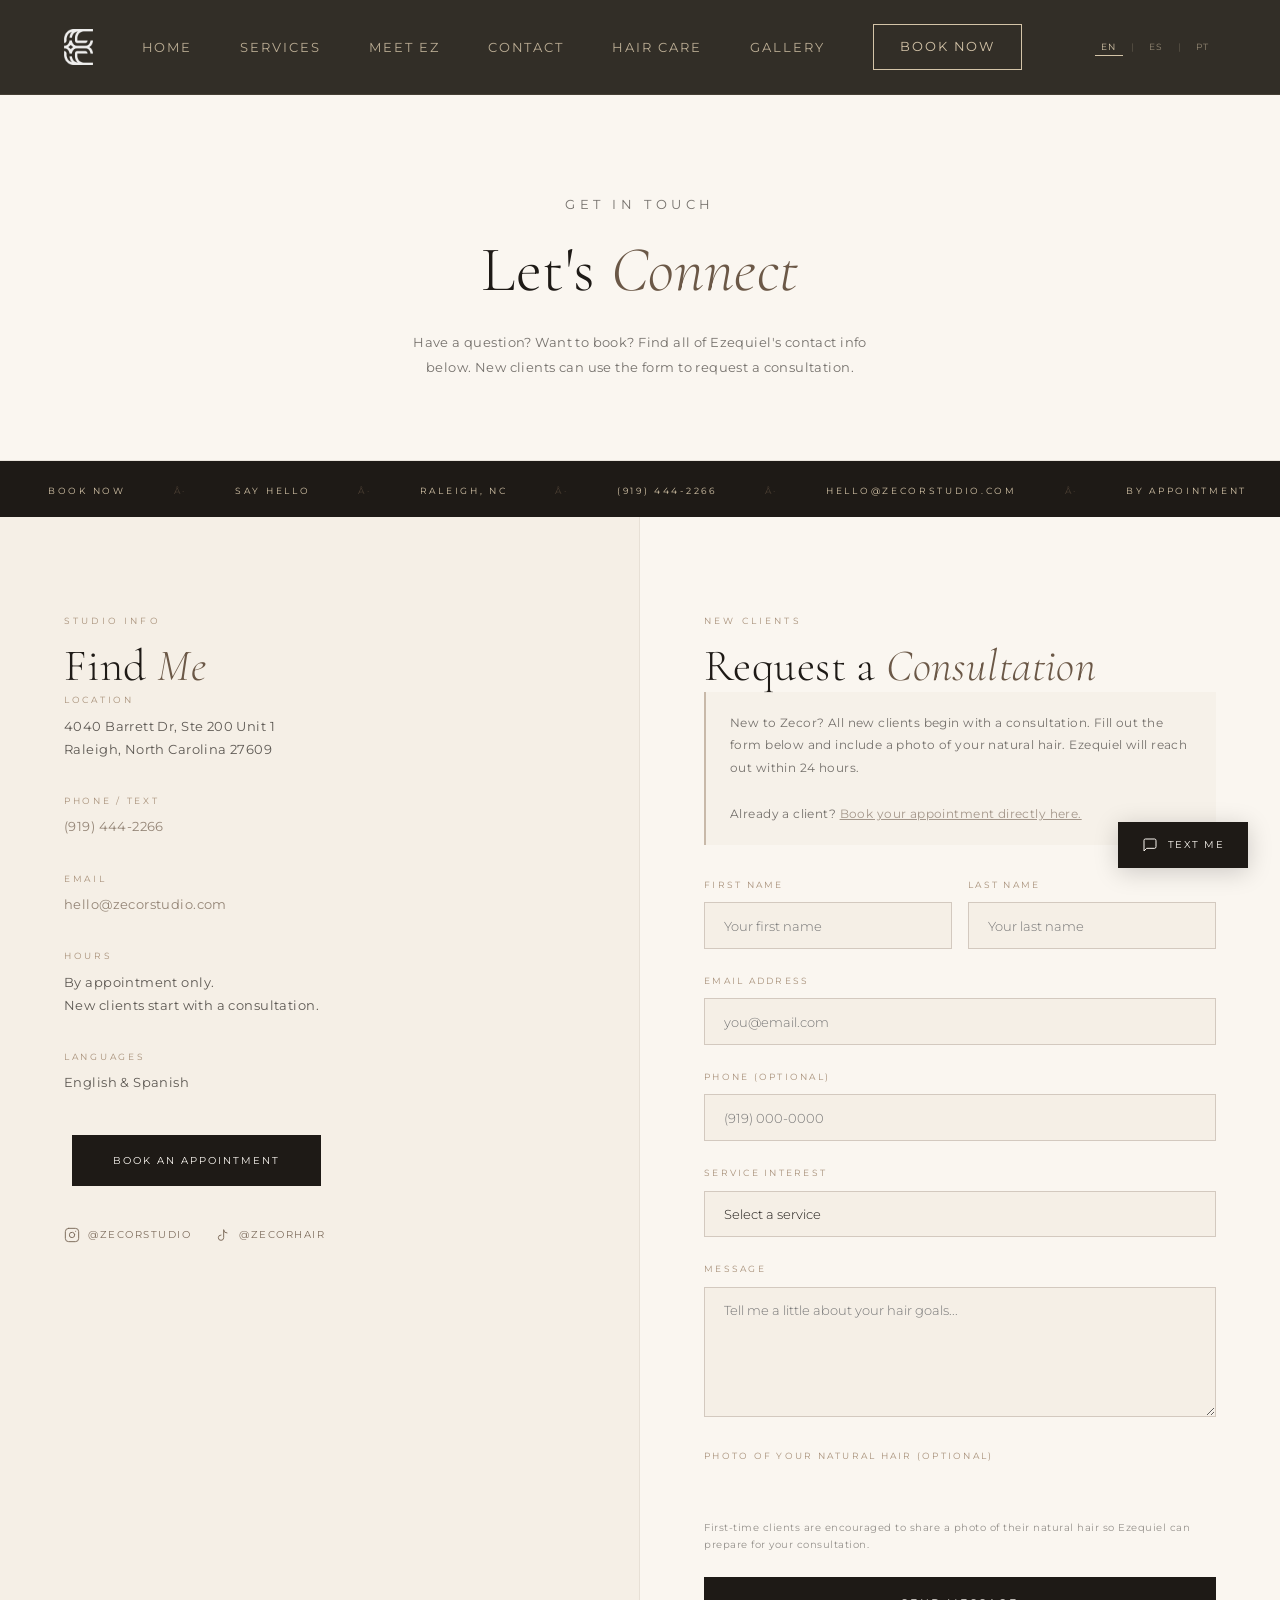
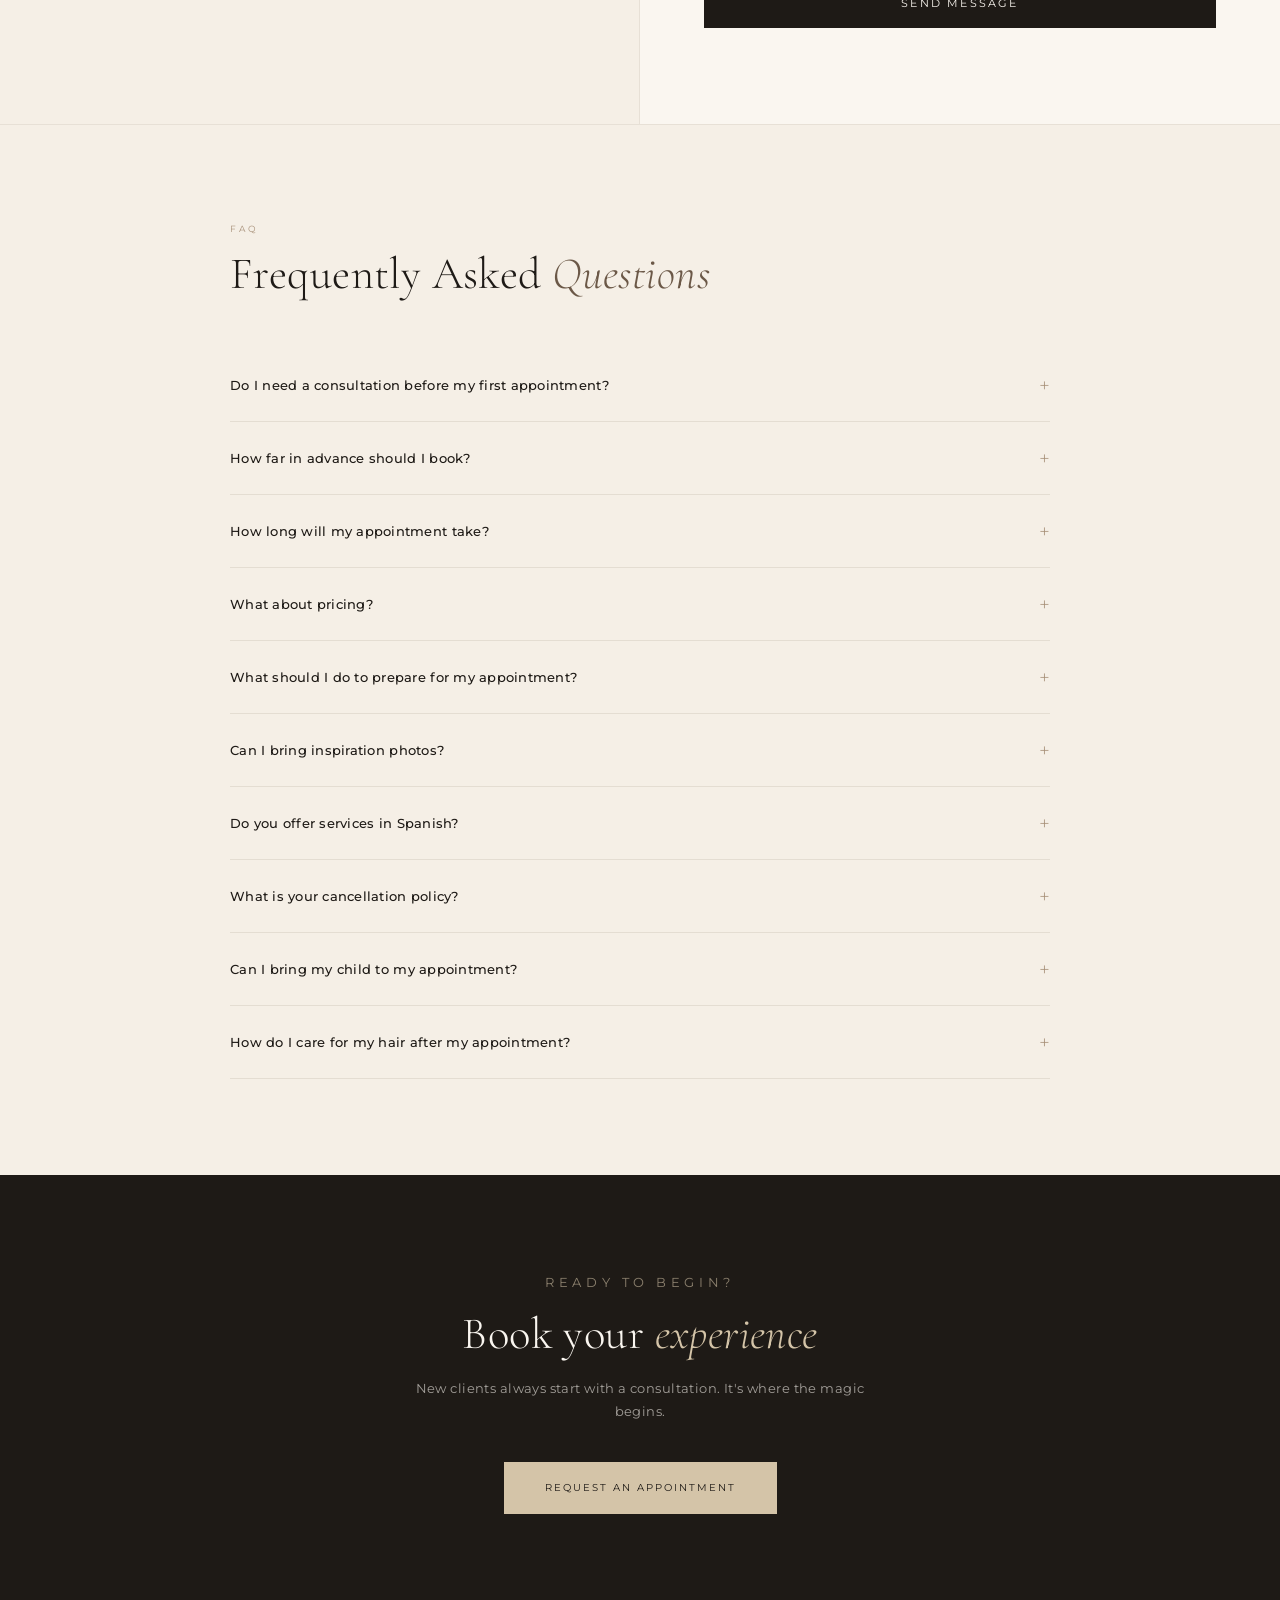
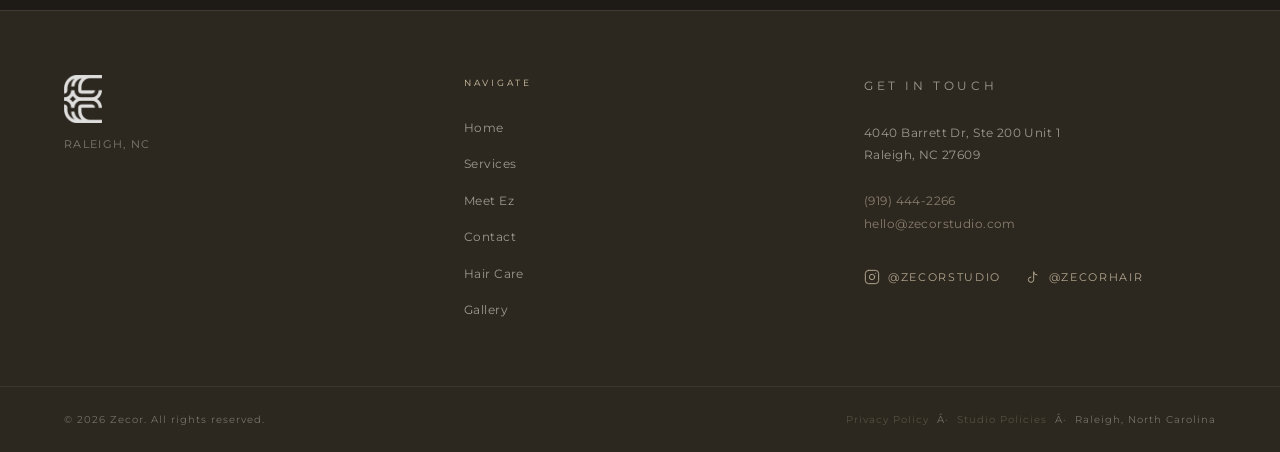
<file: contact.html>
<!DOCTYPE html>
<html lang="en">
<head>
  <!-- Google tag (gtag.js) -->
  <script async src="https://www.googletagmanager.com/gtag/js?id=G-77VZ4KRM6H"></script>
  <script>
    window.dataLayer = window.dataLayer || [];
    function gtag(){dataLayer.push(arguments);}
    gtag('js', new Date());
    gtag('config', 'G-77VZ4KRM6H');
  </script>

  <!-- Meta Pixel Code -->
  <script>
    !function(f,b,e,v,n,t,s)
    {if(f.fbq)return;n=f.fbq=function(){n.callMethod?
    n.callMethod.apply(n,arguments):n.queue.push(arguments)};
    if(!f._fbq)f._fbq=n;n.push=n;n.loaded=!0;n.version='2.0';
    n.queue=[];t=b.createElement(e);t.async=!0;
    t.src=v;s=b.getElementsByTagName(e)[0];
    s.parentNode.insertBefore(t,s)}(window, document,'script',
    'https://connect.facebook.net/en_US/fbevents.js');
    fbq('init', '2788321961541043');
    fbq('track', 'PageView');
  </script>
  <noscript><img height="1" width="1" style="display:none"
    src="https://www.facebook.com/tr?id=2788321961541043&ev=PageView&noscript=1"
  /></noscript>
  <!-- End Meta Pixel Code -->

  <meta charset="UTF-8" />
  <meta name="keywords" content="book hair appointment Raleigh NC, hair salon contact, Zecor consultation, hair stylist Raleigh" />
  <meta name="robots" content="index, follow" />
  <meta name="viewport" content="width=device-width, initial-scale=1.0" />
  <meta name="description" content="Contact Zecor to request a consultation or book an appointment. Private hair studio at 4040 Barrett Dr, Raleigh NC. Call or text (919) 444-2266." />
  <meta property="og:type" content="website" />
  <meta property="og:url" content="https://www.zecorstudio.com/contact.html" />
  <meta property="og:title" content="Contact Zecor | Raleigh NC Hair Salon" />
  <meta property="og:description" content="Request a consultation or book your appointment with Zecor. Private luxury hair studio in Raleigh, NC." />
  <meta property="og:image" content="https://www.zecorstudio.com/images/hero.jpg" />
  <meta property="og:site_name" content="Zecor" />
  <meta name="twitter:card" content="summary_large_image" />
  <meta name="twitter:title" content="Contact Zecor | Raleigh NC Hair Salon" />
  <meta name="twitter:description" content="Request a consultation or book your appointment with Zecor. Private luxury hair studio in Raleigh, NC." />
  <meta name="twitter:image" content="https://www.zecorstudio.com/images/hero.jpg" />
  <link rel="canonical" href="https://www.zecorstudio.com/contact.html" />
  <title>Contact & Book | Zecor — Hair Salon Raleigh NC</title>
  <link rel="preconnect" href="https://fonts.googleapis.com">
  <link rel="preconnect" href="https://fonts.gstatic.com" crossorigin>
  <link href="https://fonts.googleapis.com/css2?family=Cormorant+Garamond:ital,wght@0,300;0,400;0,500;1,300;1,400;1,500&family=Montserrat:wght@300;400;500;600&display=swap" rel="stylesheet">
  <style>
:root {
      --ink:     #1E1A16;
      --dark:    #2C2820;
      --earth:   #6B5847;
      --taupe:   #A8917A;
      --sand:    #D4C4A8;
      --ivory:   #F5EFE6;
      --cream:   #FAF6F0;
      --ff-display: 'Cormorant Garamond', Georgia, serif;
      --ff-body:    'Montserrat', sans-serif;
      --transition: 0.35s ease;
    }

    *, *::before, *::after { box-sizing: border-box; margin: 0; padding: 0; }
    html { scroll-behavior: smooth; }
    body {
      background: var(--cream);
      color: var(--ink);
      font-family: var(--ff-body);
      font-size: 14px;
      font-weight: 400;
      letter-spacing: 0.03em;
      line-height: 1.75;
      overflow-x: hidden;
    }
    a { color: inherit; text-decoration: none; }

    /* NAV */
    .nav {
      position: fixed; top: 0; left: 0; right: 0; z-index: 100;
      display: flex; align-items: center; justify-content: space-between;
      padding: 1.5rem 4rem;
      background: rgba(44,40,32,0.97);
      backdrop-filter: blur(8px);
      border-bottom: 1px solid rgba(200,184,154,0.12);
      transition: background var(--transition), padding var(--transition);
    }
    .nav.scrolled {
      background: rgba(44,40,32,0.97);
      backdrop-filter: blur(8px);
      padding: 1rem 4rem;
      border-bottom: 1px solid rgba(200,184,154,0.12);
    }
    .nav__logo { display: flex; align-items: center; }
    .nav__links { display: flex; gap: 3rem; list-style: none; }
    .nav__links a { font-size: 13px; letter-spacing: 0.15em; text-transform: uppercase; color: var(--sand); opacity: 0.85; transition: opacity var(--transition), color var(--transition); }
    .nav__links a:hover { opacity: 1; color: var(--taupe); }
    .nav__cta {
      font-size: 13px; letter-spacing: 0.15em; text-transform: uppercase;
      border: 1px solid var(--sand); color: var(--sand);
      padding: 0.65rem 1.6rem;
      transition: background var(--transition), color var(--transition), border-color var(--transition);
    }
    .nav__cta:hover { background: var(--sand); color: var(--dark); }

    /* HERO */
    .hero {
      height: 100vh; min-height: 700px;
      display: grid; grid-template-columns: 1fr 1fr;
    }
    .hero__image { position: relative; overflow: hidden; background: var(--dark); }
    .hero__photo { width: 100%; height: 100%; object-fit: cover; transition: transform 8s ease; }
    .hero__image:hover .hero__photo { transform: scale(1.04); }
    .hero__placeholder {
      width: 100%; height: 100%;
      display: flex; flex-direction: column; align-items: center; justify-content: center;
      gap: 1rem; background: var(--dark);
      color: var(--earth); font-size: 10px; letter-spacing: 0.2em; text-transform: uppercase;
    }
    .hero__placeholder svg { opacity: 0.4; }
    .hero__content {
      display: flex; flex-direction: column; justify-content: center;
      padding: 6rem 5rem 4rem 4rem;
      background: var(--cream); position: relative;
    }
    .hero__eyebrow { font-size: 10px; letter-spacing: 0.3em; text-transform: uppercase; color: var(--taupe); margin-bottom: 2rem; }
    .hero__headline {
      font-family: var(--ff-display);
      font-size: clamp(3rem, 4.5vw, 4.5rem);
      font-weight: 300; line-height: 1.1; color: var(--ink);
      margin-bottom: 2rem;
    }
    .hero__headline em { font-style: italic; color: var(--earth); display: block; }
    .hero__body { font-size: 13px; line-height: 1.9; color: var(--ink); opacity: 0.65; max-width: 340px; margin-bottom: 3rem; }
    .hero__actions { display: flex; gap: 1.5rem; align-items: center; }
    .hero__scroll {
      position: absolute; bottom: 2.5rem; right: 5rem;
      font-size: 9px; letter-spacing: 0.3em; text-transform: uppercase;
      color: var(--taupe); writing-mode: vertical-rl;
      display: flex; align-items: center; gap: 1rem;
    }
    .hero__scroll::before { content: ''; display: block; width: 1px; height: 40px; background: var(--sand); }

    /* BUTTONS */
    .btn-primary {
      font-family: var(--ff-body); font-size: 10px; letter-spacing: 0.2em;
      text-transform: uppercase; background: var(--ink); color: var(--cream);
      padding: 1rem 2.5rem; border: 1px solid var(--ink); cursor: pointer;
      transition: background var(--transition), color var(--transition);
      display: inline-block;
    }
    .btn-primary:hover { background: transparent; color: var(--ink); }
    .btn-ghost {
      font-family: var(--ff-body); font-size: 10px; letter-spacing: 0.2em;
      text-transform: uppercase; color: var(--ink); opacity: 0.55;
      display: inline-flex; align-items: center; gap: 0.5rem;
      transition: opacity var(--transition), color var(--transition);
      cursor: pointer; background: none; border: none;
    }
    .btn-ghost:hover { opacity: 1; color: var(--earth); }
    .btn-ghost::after { content: '→'; font-size: 14px; }

    /* MARQUEE */
    .marquee-strip { background: var(--ink); padding: 1rem 0; overflow: hidden; white-space: nowrap; }
    .marquee-track { display: inline-flex; animation: marquee 22s linear infinite; }
    .marquee-track span { font-size: 9px; letter-spacing: 0.3em; text-transform: uppercase; color: var(--sand); padding: 0 3rem; }
    .marquee-track .dot { color: var(--earth); padding: 0; opacity: 0.6; }
    @keyframes marquee { from { transform: translateX(0); } to { transform: translateX(-50%); } }

    /* PILLARS */
    .pillars-section { padding: 0; background: var(--ivory); }
    .pillars {
      display: grid; grid-template-columns: repeat(3, 1fr);
      border-top: 1px solid rgba(107,88,71,0.15);
    }
    .pillar { padding: 4rem; border-right: 1px solid rgba(107,88,71,0.15); }
    .pillar:last-child { border-right: none; }
    .pillar__number { font-family: var(--ff-display); font-size: 4rem; font-weight: 300; color: rgba(168,145,122,0.2); line-height: 1; margin-bottom: 1rem; }
    .pillar__title { font-family: var(--ff-display); font-size: 1.6rem; font-style: italic; color: var(--earth); margin-bottom: 0.75rem; }
    .pillar__body { font-size: 12px; line-height: 1.9; color: var(--ink); opacity: 0.6; }

    /* SERVICES */
    .section { padding: 7rem 4rem; }
    .section--mid { background: var(--cream); }
    .section--dark { background: var(--ivory); }
    .eyebrow { font-size: 9px; letter-spacing: 0.35em; text-transform: uppercase; color: var(--taupe); margin-bottom: 1.2rem; }
    .heading { font-family: var(--ff-display); font-size: clamp(2.2rem, 3.5vw, 3.2rem); font-weight: 300; line-height: 1.15; color: var(--ink); }
    .heading em { font-style: italic; color: var(--earth); }
    .services-intro { max-width: 800px; margin: 0 auto 4rem; text-align: center; }
    .services-grid { display: grid; grid-template-columns: repeat(3, 1fr); gap: 1.5px; background: var(--sand); }
    .service-card { position: relative; height: 520px; overflow: hidden; background: var(--dark); cursor: pointer; }
    .service-card__overlay {
      position: absolute; inset: 0;
      background: linear-gradient(to top, rgba(20,16,12,0.92) 0%, rgba(20,16,12,0.15) 55%, transparent 100%);
      display: flex; flex-direction: column; justify-content: flex-end;
      padding: 2.5rem 2rem;
      transition: background var(--transition);
    }
    .service-card:hover .service-card__overlay {
      background: linear-gradient(to top, rgba(20,16,12,0.97) 0%, rgba(20,16,12,0.5) 60%, rgba(20,16,12,0.1) 100%);
    }
    .service-card__label { font-size: 9px; letter-spacing: 0.3em; text-transform: uppercase; color: var(--sand); margin-bottom: 0.5rem; display: block; }
    .service-card__title { font-family: var(--ff-display); font-size: 1.5rem; color: var(--cream); margin-bottom: 0.5rem; }
    .service-card__desc { font-size: 11px; line-height: 1.8; color: var(--cream); opacity: 0; transform: translateY(8px); transition: opacity 0.4s ease, transform 0.4s ease; margin-bottom: 1.2rem; height: 4rem; overflow: hidden; }
    .service-card:hover .service-card__desc { opacity: 0.8; transform: translateY(0); }
    .service-card__link { font-size: 9px; letter-spacing: 0.25em; text-transform: uppercase; color: var(--sand); opacity: 0; transform: translateY(6px); transition: opacity 0.4s ease 0.05s, transform 0.4s ease 0.05s; display: inline-flex; align-items: center; gap: 0.5rem; background: none; border: none; cursor: pointer; padding: 0; }
    .service-card__link::after { content: '→'; }
    .service-card:hover .service-card__link { opacity: 1; transform: translateY(0); }

    /* card photo placeholders */
    .card-photo {
      position: absolute; inset: 0;
      display: flex; align-items: flex-end; justify-content: center;
      padding-bottom: 3rem;
      font-size: 9px; letter-spacing: 0.18em; text-transform: uppercase;
    }
    .card-photo--color    { background: linear-gradient(160deg, #3a2e28 0%, #1e1812 100%); }
    .card-photo--ext      { background: linear-gradient(160deg, #2a2420 0%, #1a1410 100%); }
    .card-photo--cuts     { background: linear-gradient(160deg, #322820 0%, #201810 100%); }

    /* TESTIMONIALS */
    .testimonials { text-align: center; }
    .stars { display: flex; justify-content: center; gap: 0.3rem; margin: 1.5rem 0 3.5rem; color: var(--taupe); font-size: 1rem; }
    .testimonials-grid { display: grid; grid-template-columns: repeat(3, 1fr); gap: 2px; background: rgba(107,88,71,0.12); }
    .testimonial { padding: 3rem 2.5rem; background: var(--ivory); text-align: left; }
    .testimonial__quote { font-family: var(--ff-display); font-size: 1.15rem; font-style: italic; font-weight: 300; line-height: 1.7; color: var(--ink); margin-bottom: 2rem; opacity: 0.85; }
    .testimonial__quote::before { content: '\201C'; font-size: 2.8rem; color: var(--taupe); line-height: 0; vertical-align: -0.45rem; margin-right: 0.15rem; opacity: 0.5; }
    .testimonial__author { font-size: 10px; letter-spacing: 0.2em; text-transform: uppercase; color: var(--earth); }

    /* ABOUT SPLIT */
    .about-split { display: grid; grid-template-columns: 1fr 1fr; min-height: 600px; }
    .about-split__image { overflow: hidden; background: var(--dark); display: flex; align-items: center; justify-content: center; color: var(--earth); font-size: 10px; letter-spacing: 0.2em; text-transform: uppercase; }
    .about-split__content { display: flex; flex-direction: column; justify-content: center; padding: 5rem; background: var(--cream); }
    .about-split__body { font-size: 13px; line-height: 2; color: var(--ink); opacity: 0.65; margin-bottom: 2.5rem; max-width: 380px; }

    /* CTA STRIP */
    .cta-strip { text-align: center; padding: 6rem 4rem; background: var(--ink); border-top: none; }
    .cta-strip .eyebrow { color: var(--sand); }
    .cta-strip .heading { color: var(--cream); }
    .cta-strip .heading em { color: var(--sand); }
    .cta-strip p { font-size: 13px; color: var(--cream); opacity: 0.6; margin-bottom: 2.5rem; max-width: 480px; margin-left: auto; margin-right: auto; }
    .cta-strip .btn-primary { background: var(--sand); color: var(--ink); border-color: var(--sand); }
    .cta-strip .btn-primary:hover { background: transparent; color: var(--sand); }

    /* FOOTER */
    .footer-grid {
      background: var(--dark); border-top: 1px solid rgba(212,196,168,0.12);
      padding: 4rem; display: grid; grid-template-columns: 1fr 1fr 1fr; gap: 3rem;
    }
    .footer__logo { font-family: var(--ff-display); font-size: 1.8rem; font-weight: 300; margin-bottom: 0.75rem; color: var(--cream); }
    .footer__tagline { font-size: 11px; letter-spacing: 0.12em; opacity: 0.4; text-transform: uppercase; color: var(--cream); }
    .footer__head { font-size: 9px; letter-spacing: 0.3em; text-transform: uppercase; color: var(--sand); margin-bottom: 1.5rem; }
    .footer__links { list-style: none; display: flex; flex-direction: column; gap: 0.75rem; }
    .footer__links a { font-size: 12px; color: var(--cream); opacity: 0.55; transition: opacity var(--transition), color var(--transition); }
    .footer__links a:hover { opacity: 1; color: var(--sand); }
    .footer__contact p { font-size: 12px; color: var(--cream); opacity: 0.55; line-height: 1.9; }
    .footer__contact a { color: var(--sand); opacity: 1; }
    .footer-bottom {
      background: var(--dark); border-top: 1px solid rgba(212,196,168,0.08);
      padding: 1.5rem 4rem; display: flex; justify-content: space-between; align-items: center;
    }
    .footer-bottom p { font-size: 10px; letter-spacing: 0.1em; color: var(--cream); opacity: 0.35; }

    /* REVEAL */
    [data-reveal] { opacity: 0; transform: translateY(28px); transition: opacity 0.75s ease, transform 0.75s ease; }
    [data-reveal].revealed { opacity: 1; transform: translateY(0); }
    [data-reveal-delay="1"] { transition-delay: 0.12s; }
    [data-reveal-delay="2"] { transition-delay: 0.24s; }

    @media (max-width: 900px) {
      .hero { grid-template-columns: 1fr; height: auto; }
      .hero__image { height: 60vw; min-height: 280px; }
      .hero__content { padding: 3rem 2rem 4rem; }
      .hero__scroll { display: none; }
      .nav { padding: 1.25rem 2rem; }
      .nav__links, .nav__cta { display: none; }
      .pillars { grid-template-columns: 1fr; }
      .pillar { border-right: none; border-bottom: 1px solid rgba(200,184,154,0.15); }
      .services-grid { grid-template-columns: 1fr 1fr; }
      .testimonials-grid { grid-template-columns: 1fr; }
      .about-split { grid-template-columns: 1fr; }
      .footer-grid { grid-template-columns: 1fr; padding: 3rem 2rem; }
      .footer-bottom { flex-direction: column; gap: 0.5rem; padding: 1.5rem 2rem; }
      .section { padding: 4rem 2rem; }
    }
    @media (max-width: 600px) {
      .services-grid { grid-template-columns: 1fr; }
    }
    @media (prefers-reduced-motion: reduce) {
      .marquee-track { animation: none; }
      * { transition: none !important; }
    }

    .nav__logo { display: flex; align-items: center; text-decoration: none; }
    .nav__logo-img { display: block; height: 36px; width: auto; filter: invert(1); opacity: 0.92; transition: opacity 0.3s ease; }
    .nav__logo-img:hover { opacity: 1; }
    .footer__logo-img { display: block; height: 48px; width: auto; filter: invert(1) brightness(2); opacity: 0.85; }

    .lang-switcher { display:flex; align-items:center; gap:0.5rem; margin-left:1.5rem; }
    .lang-btn { font-family:'Montserrat',sans-serif; font-size:9px; letter-spacing:0.15em; text-transform:uppercase; color:var(--sand); opacity:0.6; background:none; border:none; cursor:pointer; padding:0.2rem 0.4rem; transition:opacity 0.2s; }
    .lang-btn:hover, .lang-btn.active { opacity:1; }
    .lang-btn.active { border-bottom:1px solid var(--sand); }
    .lang-divider { color:var(--sand); opacity:0.3; font-size:9px; }

    [data-reveal] { opacity:0; transform:translateY(28px); transition:opacity 0.75s ease, transform 0.75s ease; }
    [data-reveal].revealed { opacity:1; transform:translateY(0); }
    [data-reveal-delay="1"] { transition-delay:0.12s; }

    .page-hero { padding:12rem 4rem 5rem; background:var(--cream); text-align:center; border-bottom:1px solid rgba(107,88,71,0.12); }
    .page-hero .eyebrow { margin-bottom:1rem; }
    .page-hero .heading { font-size:clamp(2.8rem,5vw,4.5rem); max-width:700px; margin:0 auto 1.5rem; }
    .page-hero > p { font-size:13px; opacity:0.6; max-width:480px; margin:0 auto; color:var(--ink); line-height:1.9; }

    .cta-strip { text-align:center; padding:6rem 4rem; background:var(--ink); }
    .cta-strip .eyebrow { color:var(--sand); margin-bottom:1rem; }
    .cta-strip .heading { color:var(--cream); margin-bottom:1rem; }
    .cta-strip .heading em { color:var(--sand); font-style:italic; }
    .cta-strip > p { font-family:'Montserrat',sans-serif; font-size:13px; color:var(--cream); opacity:0.6; margin-bottom:2.5rem; max-width:480px; margin-left:auto; margin-right:auto; }
    .cta-btn { display:inline-block; font-family:'Montserrat',sans-serif; font-size:10px; letter-spacing:0.2em; text-transform:uppercase; background:var(--sand); color:var(--ink); padding:1rem 2.5rem; border:1px solid var(--sand); text-decoration:none; transition:background 0.3s ease, color 0.3s ease; margin:0 0.5rem; }
    .cta-btn:hover { background:transparent; color:var(--sand); }
    .cta-btn.ghost { background:transparent; color:var(--sand); }
    .cta-btn.ghost:hover { background:var(--sand); color:var(--ink); }

    @media (max-width:900px) {
      .page-hero { padding:10rem 2rem 4rem; }
      .footer-grid { grid-template-columns:1fr; padding:3rem 2rem; }
      .footer-bottom { flex-direction:column; gap:0.5rem; padding:1.5rem 2rem; text-align:center; }
      .cta-strip { padding:4rem 2rem; }
    }

    .contact-wrap { display:grid; grid-template-columns:1fr 1fr; min-height:70vh; background:var(--cream); }
    .info-panel { padding:6rem 4rem; background:var(--ivory); border-right:1px solid rgba(107,88,71,0.1); }
    .form-panel { padding:6rem 4rem; background:var(--cream); }
    .info-panel .eyebrow, .form-panel .eyebrow { margin-bottom:0.75rem; }
    .c-detail { margin-bottom:2rem; }
    .c-detail__label { font-family:'Montserrat',sans-serif; font-size:9px; letter-spacing:0.3em; text-transform:uppercase; color:var(--taupe); margin-bottom:0.4rem; }
    .c-detail__value { font-family:'Montserrat',sans-serif; font-size:13px; color:var(--ink); opacity:0.7; line-height:1.8; }
    .c-detail__value a { color:var(--earth); text-decoration:none; }
    .c-social { margin-top:2.5rem; display:flex; gap:1.5rem; align-items:center; flex-wrap:wrap; }
    .c-social a { display:flex; align-items:center; gap:0.5rem; font-family:'Montserrat',sans-serif; font-size:10px; letter-spacing:0.15em; text-transform:uppercase; color:var(--earth); text-decoration:none; opacity:0.85; transition:opacity 0.3s, color 0.3s; }
    .c-social a:hover { opacity:1; color:var(--ink); }
    .f-group { margin-bottom:1.5rem; }
    .f-group label { display:block; font-family:'Montserrat',sans-serif; font-size:9px; letter-spacing:0.25em; text-transform:uppercase; color:var(--taupe); margin-bottom:0.6rem; }
    .f-group input, .f-group select, .f-group textarea { width:100%; background:var(--ivory); border:1px solid rgba(107,88,71,0.25); color:var(--ink); font-family:'Montserrat',sans-serif; font-size:13px; font-weight:300; padding:0.9rem 1.2rem; outline:none; transition:border-color 0.3s; -webkit-appearance:none; border-radius:0; }
    .f-group input:focus, .f-group select:focus, .f-group textarea:focus { border-color:var(--earth); }
    .f-group textarea { resize:vertical; min-height:130px; }
    .f-row { display:grid; grid-template-columns:1fr 1fr; gap:1rem; }
    .f-submit { width:100%; padding:1.1rem 2rem; background:var(--ink); color:var(--cream); border:1px solid var(--ink); font-family:'Montserrat',sans-serif; font-size:11px; letter-spacing:0.2em; text-transform:uppercase; cursor:pointer; transition:background 0.3s, color 0.3s; }
    .f-submit:hover { background:transparent; color:var(--ink); }
    .text-us { position:fixed; bottom:2rem; right:2rem; z-index:999; display:flex; align-items:center; gap:0.6rem; background:var(--ink); color:var(--cream); padding:0.9rem 1.5rem; font-family:'Montserrat',sans-serif; font-size:10px; letter-spacing:0.15em; text-transform:uppercase; text-decoration:none; box-shadow:0 4px 24px rgba(0,0,0,0.18); transition:background 0.3s, transform 0.3s; }
    .text-us:hover { background:var(--earth); transform:translateY(-2px); }
    @media(max-width:900px) { .contact-wrap { grid-template-columns:1fr; } .info-panel { border-right:none; border-bottom:1px solid rgba(107,88,71,0.1); padding:4rem 2rem; } .form-panel { padding:4rem 2rem; } .f-row { grid-template-columns:1fr; } }

  
    .nav__hamburger {
      display: none;
      flex-direction: column;
      justify-content: center;
      gap: 5px;
      background: none;
      border: none;
      cursor: pointer;
      padding: 4px;
      margin-left: 1rem;
    }
    .nav__hamburger span {
      display: block;
      width: 22px;
      height: 1.5px;
      background: var(--sand);
    }
    .mobile-menu {
      position: fixed;
      inset: 0;
      background: rgba(28,22,18,0.98);
      z-index: 9999;
      display: flex;
      flex-direction: column;
      align-items: center;
      justify-content: center;
      gap: 2rem;
      opacity: 0;
      pointer-events: none;
      transition: opacity 0.35s ease;
    }
    .mobile-menu.open { opacity: 1; pointer-events: all; }
    .mobile-menu a {
      font-family: 'Cormorant Garamond', Georgia, serif;
      font-size: 2.2rem;
      font-weight: 300;
      color: var(--cream);
      text-decoration: none;
      letter-spacing: 0.05em;
      opacity: 0.85;
      transition: opacity 0.2s;
    }
    .mobile-menu a:hover { opacity: 1; }
    .mobile-menu__close {
      position: absolute;
      top: 2rem;
      right: 2rem;
      background: none;
      border: none;
      color: var(--sand);
      font-size: 1.8rem;
      cursor: pointer;
      opacity: 0.7;
      line-height: 1;
    }
    @media (max-width: 900px) {
      .nav__hamburger { display: flex; }
      .nav__links, .nav__cta { display: none !important; }
    }

  </style>
</head>
<body data-page="contact" data-marquee-key="contact_marquee">

  <nav class="nav" id="nav">
    <a href="index.html" class="nav__logo">
      <img src="images/logo.png" alt="Zecor" class="nav__logo-img" />
    </a>
    <ul class="nav__links">
      <li><a href="index.html" data-i18n="nav_home">Home</a></li>
      <li><a href="services.html" data-i18n="nav_services">Services</a></li>
      <li><a href="about.html" data-i18n="nav_meet">Meet Ez</a></li>
      <li><a href="contact.html" data-i18n="nav_contact">Contact</a></li>
      <li><a href="haircare.html" data-i18n="nav_haircare">Hair Care</a></li>
      <li><a href="gallery.html" data-i18n="nav_gallery">Gallery</a></li>
    </ul>
    <a href="https://book.squareup.com/appointments/rt3pqesdcod89x/location/LMBRDJYVNBJ9A/services" class="nav__cta" target="_blank" rel="noopener" data-i18n="nav_book">Book Now</a>
        <div class="lang-switcher">
      <button class="lang-btn active" onclick="setLang('en')">EN</button>
      <span class="lang-divider">|</span>
      <button class="lang-btn" onclick="setLang('es')">ES</button>
      <span class="lang-divider">|</span>
      <button class="lang-btn" onclick="setLang('pt')">PT</button>
    </div>
    <button class="nav__hamburger" aria-label="Open menu">
      <span></span><span></span><span></span>
    </button>
  </nav>
  <div class="mobile-menu" role="dialog" aria-modal="true">
    <button class="mobile-menu__close" aria-label="Close menu">&#x2715;</button>
    <a href="index.html" data-i18n="nav_home">Home</a>
    <a href="services.html" data-i18n="nav_services">Services</a>
    <a href="about.html" data-i18n="nav_meet">Meet Ez</a>
    <a href="contact.html" data-i18n="nav_contact">Contact</a>
    <a href="haircare.html" data-i18n="nav_haircare">Hair Care</a>
    <a href="gallery.html" data-i18n="nav_gallery">Gallery</a>
    <a href="https://book.squareup.com/appointments/rt3pqesdcod89x/location/LMBRDJYVNBJ9A/services" target="_blank" rel="noopener" style="color:var(--sand);" data-i18n="nav_book">Book Now</a>
  </div>

  <div class="page-hero">
    <p class="eyebrow" data-i18n="contact_eyebrow">Get in Touch</p>
    <h1 class="heading"><span data-i18n="contact_h1">Let's</span> <em data-i18n="contact_em">Connect</em></h1>
    <p data-i18n="contact_hero_body">Have a question? Want to book? Find all of Ezequiel's contact info below. New clients can use the form to request a consultation.</p>
  </div>

  <div class="marquee-strip" aria-hidden="true"><div class="marquee-track" id="marquee-track"><span>Book Now</span><span class="dot">·</span><span>Say Hello</span><span class="dot">·</span><span>Raleigh, NC</span><span class="dot">·</span><span>(919) 444-2266</span><span class="dot">·</span><span>hello@zecorstudio.com</span><span class="dot">·</span><span>By Appointment</span><span class="dot">·</span><span>Book Now</span><span class="dot">·</span><span>Say Hello</span><span class="dot">·</span><span>Raleigh, NC</span><span class="dot">·</span><span>(919) 444-2266</span><span class="dot">·</span><span>hello@zecorstudio.com</span><span class="dot">·</span><span>By Appointment</span><span class="dot">·</span></div></div>

  <div class="contact-wrap">
    <div class="info-panel" data-reveal>
      <p class="eyebrow" data-i18n="contact_info_eyebrow">Studio Info</p>
      <h2 class="heading"><span data-i18n="contact_info_h2">Find</span> <em data-i18n="contact_info_em">Me</em></h2>
      <div class="c-detail">
        <p class="c-detail__label" data-i18n="contact_loc">Location</p>
        <p class="c-detail__value">4040 Barrett Dr, Ste 200 Unit 1<br>Raleigh, North Carolina 27609</p>
      </div>
      <div class="c-detail">
        <p class="c-detail__label" data-i18n="contact_phone">Phone / Text</p>
        <p class="c-detail__value"><a href="tel:9194442266">(919) 444-2266</a></p>
      </div>
      <div class="c-detail">
        <p class="c-detail__label" data-i18n="contact_email_lbl">Email</p>
        <p class="c-detail__value"><a href="mailto:hello@zecorstudio.com">hello@zecorstudio.com</a></p>
      </div>
      <div class="c-detail">
        <p class="c-detail__label" data-i18n="contact_hours">Hours</p>
        <p class="c-detail__value">
          <span data-i18n="contact_hours_v1">By appointment only.</span><br>
          <span data-i18n="contact_hours_v2">New clients start with a consultation.</span>
        </p>
      </div>
      <div class="c-detail">
        <p class="c-detail__label" data-i18n="contact_lang">Languages</p>
        <p class="c-detail__value" data-i18n="contact_lang_v">English &amp; Spanish</p>
      </div>
      <div style="margin-top:2.5rem;">
        <a href="https://book.squareup.com/appointments/rt3pqesdcod89x/location/LMBRDJYVNBJ9A/services" class="cta-btn" style="background:var(--ink);color:var(--cream);border-color:var(--ink);" target="_blank" rel="noopener" data-i18n="contact_book_btn">Book an Appointment</a>
      </div>
      <div class="c-social">
        <a href="https://www.instagram.com/zecorstudio" target="_blank" rel="noopener">
          <svg xmlns="http://www.w3.org/2000/svg" width="16" height="16" viewBox="0 0 24 24" fill="none" stroke="currentColor" stroke-width="1.5" stroke-linecap="round" stroke-linejoin="round"><rect x="2" y="2" width="20" height="20" rx="5" ry="5"/><path d="M16 11.37A4 4 0 1 1 12.63 8 4 4 0 0 1 16 11.37z"/><line x1="17.5" y1="6.5" x2="17.51" y2="6.5"/></svg>
          @zecorstudio
        </a>
        <a href="https://www.tiktok.com/@zecorhair" target="_blank" rel="noopener">
          <svg xmlns="http://www.w3.org/2000/svg" width="16" height="16" viewBox="0 0 24 24" fill="none" stroke="currentColor" stroke-width="1.5" stroke-linecap="round" stroke-linejoin="round"><path d="M9 12a4 4 0 1 0 4 4V4a5 5 0 0 0 5 5"/></svg>
          @zecorhair
        </a>
      </div>
    </div>

    <div class="form-panel" data-reveal data-reveal-delay="1">
      <p class="eyebrow" data-i18n="contact_form_eyebrow">New Clients</p>
      <h2 class="heading"><span data-i18n="contact_form_h2">Request a</span> <em data-i18n="contact_form_em">Consultation</em></h2>
      <p style="font-family:'Montserrat',sans-serif;font-size:12px;line-height:1.9;color:var(--ink);opacity:0.6;margin-bottom:2rem;padding:1.2rem 1.5rem;border-left:2px solid var(--taupe);background:var(--ivory);">
        <span data-i18n="contact_form_note">New to Zecor? All new clients begin with a consultation. Fill out the form below and include a photo of your natural hair. Ezequiel will reach out within 24 hours.</span><br><br>
        <span data-i18n="contact_existing">Already a client?</span> <a href="https://book.squareup.com/appointments/rt3pqesdcod89x/location/LMBRDJYVNBJ9A/services" target="_blank" style="color:var(--earth);text-decoration:underline;" data-i18n="contact_existing_link">Book your appointment directly here.</a>
      </p>
      <form id="contact-form" method="POST" action="https://www.formbackend.com/f/78b063cdbc97cb34" enctype="multipart/form-data">
        <div class="f-row">
          <div class="f-group">
            <label for="fname" data-i18n="contact_fname">First Name</label>
            <input type="text" id="fname" name="first-name" placeholder="Your first name" required />
          </div>
          <div class="f-group">
            <label for="lname" data-i18n="contact_lname">Last Name</label>
            <input type="text" id="lname" name="last-name" placeholder="Your last name" required />
          </div>
        </div>
        <div class="f-group">
          <label for="email" data-i18n="contact_email">Email Address</label>
          <input type="email" id="email" name="email" placeholder="you@email.com" required />
        </div>
        <div class="f-group">
          <label for="phone" data-i18n="contact_phone_opt">Phone (optional)</label>
          <input type="tel" id="phone" name="phone" placeholder="(919) 000-0000" />
        </div>
        <div class="f-group">
          <label for="service" data-i18n="contact_service">Service Interest</label>
          <select id="service" name="service">
            <option value="" disabled selected data-i18n="contact_service_default">Select a service</option>
            <option value="consultation">Consultation</option>
            <option value="effortless-color">Effortless Color</option>
            <option value="classic-color">Classic Color</option>
            <option value="extensions">Extension Services</option>
            <option value="haircutting">Haircutting</option>
            <option value="blowout">Classic Blowout</option>
            <option value="unsure">Not sure yet</option>
          </select>
        </div>
        <div class="f-group">
          <label for="message" data-i18n="contact_msg">Message</label>
          <textarea id="message" name="message" placeholder="Tell me a little about your hair goals..."></textarea>
        </div>
        <div class="f-group">
          <label for="hair-photo" data-i18n="contact_photo">Photo of Your Natural Hair (optional)</label>
          <input type="file" id="hair-photo" name="hair_photo" accept="image/*" style="padding:0.6rem 0;border:none;background:transparent;color:var(--ink);font-size:12px;opacity:0.7;width:100%;" />
          <p style="font-size:10px;letter-spacing:0.05em;color:var(--ink);opacity:0.45;margin-top:0.4rem;line-height:1.7;" data-i18n="contact_photo_hint">First-time clients are encouraged to share a photo of their natural hair so Ezequiel can prepare for your consultation.</p>
        </div>
        <button type="submit" class="f-submit" data-i18n="contact_submit">Send Message</button>
      </form>
    </div>
  </div>

  <!-- FAQ SECTION -->
  <section style="background:var(--ivory);border-top:1px solid rgba(107,88,71,0.1);padding:6rem 4rem;">
    <div style="max-width:820px;margin:0 auto;">
      <p class="eyebrow" style="margin-bottom:0.75rem;" data-i18n="faq_eyebrow">FAQ</p>
      <h2 class="heading" style="margin-bottom:3rem;"><span data-i18n="faq_heading">Frequently Asked</span> <em data-i18n="faq_heading_em">Questions</em></h2>

      <div style="display:flex;flex-direction:column;gap:0;">

        <div class="faq-item">
          <button class="faq-q" onclick="toggleFaq(this)">
            <span data-i18n="faq_q1">Do I need a consultation before my first appointment?</span>
            <span class="faq-icon">+</span>
          </button>
          <div class="faq-a">
            <p data-i18n="faq_a1">Yes. All new clients are required to start with a consultation. This gives me the chance to review your hair history, understand your goals, and build a realistic plan before any service begins. It also protects you from surprises in terms of timing, pricing, and results. You can request a consultation using the form on this page.</p>
          </div>
        </div>

        <div class="faq-item">
          <button class="faq-q" onclick="toggleFaq(this)">
            <span data-i18n="faq_q2">How far in advance should I book?</span>
            <span class="faq-icon">+</span>
          </button>
          <div class="faq-a">
            <p data-i18n="faq_a2">As a private, one-on-one studio, availability is limited. I recommend booking at least 2 to 4 weeks in advance for color and extension services, and 1 to 2 weeks for cuts and blowouts. For major transformations or extension installations, reaching out as early as possible is always a good idea.</p>
          </div>
        </div>

        <div class="faq-item">
          <button class="faq-q" onclick="toggleFaq(this)">
            <span data-i18n="faq_q3">How long will my appointment take?</span>
            <span class="faq-icon">+</span>
          </button>
          <div class="faq-a">
            <p data-i18n="faq_a3">It depends on the service. A haircut typically takes 60 to 90 minutes. A blowout is about 45 minutes. Color services generally take 1 to 4 hours depending on technique, hair length, and density. Extension services typically take 2 to 4 hours. During your consultation I will give you a realistic time estimate for your specific appointment.</p>
          </div>
        </div>

        <div class="faq-item">
          <button class="faq-q" onclick="toggleFaq(this)">
            <span data-i18n="faq_q4">What about pricing?</span>
            <span class="faq-icon">+</span>
          </button>
          <div class="faq-a">
            <p data-i18n="faq_a4">One size does not fit all. Pricing starts at the rate listed on the booking page, but the amount of product needed and time required varies from client to client. A more accurate estimate will be provided during your consultation, but this is still an estimate and is subject to change based on your specific hair requirements and desired results.</p>
          </div>
        </div>

        <div class="faq-item">
          <button class="faq-q" onclick="toggleFaq(this)">
            <span data-i18n="faq_q5">What should I do to prepare for my appointment?</span>
            <span class="faq-icon">+</span>
          </button>
          <div class="faq-a">
            <p class="faq-link-p" data-key="faq_a5" data-link-href="haircare.html" data-link-label="Hair Care Guide">For color services, wash your hair 24 to 48 hours before and avoid heavy products or oils the day of. For extensions, come in with freshly washed, product-free hair. For a cut or blowout, come in as natural as possible so I can see how your hair behaves. For more detailed guidance, visit the <a href="haircare.html" style="color:var(--earth);text-decoration:underline;">Hair Care Guide</a>.</p>
          </div>
        </div>

        <div class="faq-item">
          <button class="faq-q" onclick="toggleFaq(this)">
            <span data-i18n="faq_q6">Can I bring inspiration photos?</span>
            <span class="faq-icon">+</span>
          </button>
          <div class="faq-a">
            <p data-i18n="faq_a6">Absolutely. I encourage it. Inspiration photos are one of the best ways to get on the same page quickly. When choosing photos, try to find images with a similar hair texture and tone to yours. Keep in mind that results can vary based on your starting color, hair condition, and hair type, which is exactly why we start with a consultation.</p>
          </div>
        </div>

        <div class="faq-item">
          <button class="faq-q" onclick="toggleFaq(this)">
            <span data-i18n="faq_q7">Do you offer services in Spanish?</span>
            <span class="faq-icon">+</span>
          </button>
          <div class="faq-a">
            <p data-i18n="faq_a7">Yes. I am fluent in both English and Spanish and happy to conduct your entire appointment in whichever language you are most comfortable in. This studio was built with Raleigh's bilingual community in mind.</p>
          </div>
        </div>

        <div class="faq-item">
          <button class="faq-q" onclick="toggleFaq(this)">
            <span data-i18n="faq_q8">What is your cancellation policy?</span>
            <span class="faq-icon">+</span>
          </button>
          <div class="faq-a">
            <p class="faq-link-p" data-key="faq_a8" data-link-href="policies.html" data-link-label="Studio Policies">Cancellations with 48 hours or more notice incur no charge. Cancellations within 24 hours are subject to a 50% service fee. Same day cancellations are treated as a no-show and charged 100% of the service. For the full breakdown, please review the <a href="policies.html" style="color:var(--earth);text-decoration:underline;">Studio Policies</a>.</p>
          </div>
        </div>

        <div class="faq-item">
          <button class="faq-q" onclick="toggleFaq(this)">
            <span data-i18n="faq_q9">Can I bring my child to my appointment?</span>
            <span class="faq-icon">+</span>
          </button>
          <div class="faq-a">
            <p data-i18n="faq_a9">Children under 12 are not permitted in the studio unless they are receiving a service. This is for their safety and to maintain a focused environment for all clients. Please make childcare arrangements before your appointment.</p>
          </div>
        </div>

        <div class="faq-item">
          <button class="faq-q" onclick="toggleFaq(this)">
            <span data-i18n="faq_q10">How do I care for my hair after my appointment?</span>
            <span class="faq-icon">+</span>
          </button>
          <div class="faq-a">
            <p class="faq-link-p" data-key="faq_a10" data-link-href="haircare.html" data-link-label="Hair Care Guide">Aftercare varies by service. In general, wait 48 to 72 hours before washing after a color service, use sulfate-free products for color-treated hair, and follow specific extension care guidelines if applicable. For a full breakdown, visit the <a href="haircare.html" style="color:var(--earth);text-decoration:underline;">Hair Care Guide</a>.</p>
          </div>
        </div>

      </div>
    </div>
  </section>

  <style>
    .faq-item { border-bottom: 1px solid rgba(107,88,71,0.12); }
    .faq-q {
      width: 100%;
      background: none;
      border: none;
      text-align: left;
      padding: 1.5rem 0;
      font-family: 'Montserrat', sans-serif;
      font-size: 13px;
      font-weight: 500;
      color: var(--ink);
      cursor: pointer;
      display: flex;
      justify-content: space-between;
      align-items: center;
      gap: 1rem;
      letter-spacing: 0.02em;
    }
    .faq-q:hover { color: var(--earth); }
    .faq-icon { font-size: 1.2rem; font-weight: 300; flex-shrink: 0; transition: transform 0.3s ease; color: var(--taupe); }
    .faq-q.open .faq-icon { transform: rotate(45deg); }
    .faq-a {
      max-height: 0;
      overflow: hidden;
      transition: max-height 0.4s ease, padding 0.3s ease;
    }
    .faq-a.open { max-height: 300px; padding-bottom: 1.5rem; }
    .faq-a p { font-family: 'Montserrat', sans-serif; font-size: 13px; line-height: 2; color: var(--ink); opacity: 0.65; }
    @media (max-width: 900px) {
      .faq-q { font-size: 12px; }
    }
  </style>

  <script>
    function toggleFaq(btn) {
      var answer = btn.nextElementSibling;
      var isOpen = answer.classList.contains('open');
      document.querySelectorAll('.faq-a').forEach(function(a) { a.classList.remove('open'); });
      document.querySelectorAll('.faq-q').forEach(function(b) { b.classList.remove('open'); });
      if (!isOpen) {
        answer.classList.add('open');
        btn.classList.add('open');
      }
    }
  </script>

  <section class="cta-strip">
    <p class="eyebrow" data-i18n="contact_cta_eyebrow">Ready to Begin?</p>
    <h2 class="heading"><span data-i18n="contact_cta_h1">Book your</span> <em data-i18n="contact_cta_em">experience</em></h2>
    <p data-i18n="contact_cta_body">New clients always start with a consultation. It's where the magic begins.</p>
    <a href="contact.html" class="cta-btn" data-i18n="contact_cta_btn">Request an Appointment</a>
  </section>

  <div class="footer-grid">
    <div>
      <div class="footer__logo"><img src="images/logo.png" alt="Zecor" class="footer__logo-img" /></div>
      <p class="footer__tagline">Raleigh, NC</p>
    </div>
    <div>
      <p class="footer__head" data-i18n="footer_navigate">Navigate</p>
      <ul class="footer__links">
        <li><a href="index.html" data-i18n="nav_home">Home</a></li>
        <li><a href="services.html" data-i18n="nav_services">Services</a></li>
        <li><a href="about.html" data-i18n="nav_meet">Meet Ez</a></li>
        <li><a href="contact.html" data-i18n="nav_contact">Contact</a></li>
        <li><a href="haircare.html" data-i18n="nav_haircare">Hair Care</a></li>
        <li><a href="gallery.html" data-i18n="nav_gallery">Gallery</a></li>
      </ul>
    </div>
    <div class="footer__contact">
      <p class="footer__head" data-i18n="footer_contact">Get in Touch</p>
      <p style="color:var(--cream);opacity:0.55;font-size:12px;line-height:1.9;">
        4040 Barrett Dr, Ste 200 Unit 1<br>Raleigh, NC 27609<br><br>
        <a href="tel:9194442266" style="color:var(--sand);">(919) 444-2266</a><br>
        <a href="mailto:hello@zecorstudio.com" style="color:var(--sand);">hello@zecorstudio.com</a>
      </p>
      <div style="margin-top:2rem;display:flex;gap:1.5rem;align-items:center;">
        <a href="https://www.instagram.com/zecorstudio" target="_blank" rel="noopener" style="display:flex;align-items:center;gap:0.5rem;color:var(--sand);font-size:11px;letter-spacing:0.15em;text-transform:uppercase;font-family:'Montserrat',sans-serif;text-decoration:none;opacity:0.8;">
          <svg xmlns="http://www.w3.org/2000/svg" width="16" height="16" viewBox="0 0 24 24" fill="none" stroke="currentColor" stroke-width="1.5" stroke-linecap="round" stroke-linejoin="round"><rect x="2" y="2" width="20" height="20" rx="5" ry="5"/><path d="M16 11.37A4 4 0 1 1 12.63 8 4 4 0 0 1 16 11.37z"/><line x1="17.5" y1="6.5" x2="17.51" y2="6.5"/></svg>
          @zecorstudio
        </a>
        <a href="https://www.tiktok.com/@zecorhair" target="_blank" rel="noopener" style="display:flex;align-items:center;gap:0.5rem;color:var(--sand);font-size:11px;letter-spacing:0.15em;text-transform:uppercase;font-family:'Montserrat',sans-serif;text-decoration:none;opacity:0.8;">
          <svg xmlns="http://www.w3.org/2000/svg" width="16" height="16" viewBox="0 0 24 24" fill="none" stroke="currentColor" stroke-width="1.5" stroke-linecap="round" stroke-linejoin="round"><path d="M9 12a4 4 0 1 0 4 4V4a5 5 0 0 0 5 5"/></svg>
          @zecorhair
        </a>
      </div>
    </div>
  </div>
  <div class="footer-bottom">
    <p data-i18n="footer_copy">&copy; 2026 Zecor. All rights reserved.</p>
    <p><a href="privacy.html" style="color:var(--sand);text-decoration:none;opacity:0.7;">Privacy Policy</a> &nbsp;·&nbsp; <a href="policies.html" style="color:var(--sand);text-decoration:none;opacity:0.7;">Studio Policies</a> &nbsp;·&nbsp; <span data-i18n="footer_location">Raleigh, North Carolina</span></p>
  </div>

  <a href="sms:9194442266" class="text-us" aria-label="Text Me">
    <svg xmlns="http://www.w3.org/2000/svg" width="16" height="16" viewBox="0 0 24 24" fill="none" stroke="currentColor" stroke-width="1.5" stroke-linecap="round" stroke-linejoin="round"><path d="M21 15a2 2 0 0 1-2 2H7l-4 4V5a2 2 0 0 1 2-2h14a2 2 0 0 1 2 2z"/></svg>
    <span data-i18n="text_me">Text Me</span>
  </a>

  <script src="js/main.js"></script>
  <script>
    (function() {
      var hamburger = document.querySelector('.nav__hamburger');
      var mobileMenu = document.querySelector('.mobile-menu');
      var closeBtn = document.querySelector('.mobile-menu__close');
      if (hamburger && mobileMenu) {
        hamburger.addEventListener('click', function() {
          mobileMenu.classList.add('open');
          document.body.style.overflow = 'hidden';
        });
        if (closeBtn) closeBtn.addEventListener('click', function() {
          mobileMenu.classList.remove('open');
          document.body.style.overflow = '';
        });
        document.querySelectorAll('.mobile-menu a').forEach(function(a) {
          a.addEventListener('click', function() {
            mobileMenu.classList.remove('open');
            document.body.style.overflow = '';
          });
        });
      }
    })();
  </script>
  <script>
    var nav = document.getElementById('nav');
    window.addEventListener('scroll', function() { nav.classList.toggle('scrolled', window.scrollY > 60); });
    var revealEls = document.querySelectorAll('[data-reveal]');
    var obs = new IntersectionObserver(function(entries) {
      entries.forEach(function(e) { if(e.isIntersecting){e.target.classList.add('revealed');obs.unobserve(e.target);} });
    }, {threshold:0.1});
    revealEls.forEach(function(el){obs.observe(el);});
  </script>
  <script>
    var form = document.getElementById('contact-form');
    var btn = form.querySelector('.f-submit');
    form.addEventListener('submit', async function(e) {
      e.preventDefault();
      var scrollY = window.scrollY;
      btn.textContent = 'Sending...';
      btn.disabled = true;
      var data = new FormData(form);
      try {
        var res = await fetch('https://www.formbackend.com/f/78b063cdbc97cb34', {method:'POST', body:data, headers:{'Accept':'application/json'}});
        if (res.ok) {
          Array.from(form.elements).forEach(function(el) {
            if (el.type !== 'hidden') { el.value = ''; if(el.tagName==='SELECT') el.selectedIndex=0; }
          });
          window.scrollTo(0, scrollY);
          btn.textContent = 'Ez will respond within 24 hours';
          btn.style.cssText = 'background:transparent;color:var(--earth);border-color:var(--earth);cursor:default;font-size:10px;letter-spacing:0.08em;';
          btn.disabled = true;
          setTimeout(function() { btn.textContent = EZ_TRANSLATIONS[_lang]['contact_submit'] || 'Send Message'; btn.style.cssText = ''; btn.disabled = false; }, 8000);
        } else { btn.textContent = 'Try Again'; btn.disabled = false; }
      } catch(err) { btn.textContent = 'Try Again'; btn.disabled = false; }
    });
  </script>

  
  <script src="js/i18n.js"></script>
  <script>
    var _lang = localStorage.getItem('zecor_lang') || 'en';
    function setLang(lang) {
      _lang = lang;
      localStorage.setItem('zecor_lang', lang);
      var tr = EZ_TRANSLATIONS[lang];
      document.querySelectorAll('[data-i18n]').forEach(function(el) {
        var k = el.getAttribute('data-i18n');
        if (tr && tr[k] !== undefined) el.textContent = tr[k];
      });
      // Handle FAQ paragraphs with inline links
      document.querySelectorAll('.faq-link-p').forEach(function(el) {
        var key = el.getAttribute('data-key');
        var href = el.getAttribute('data-link-href');
        var labelKey = href.indexOf('haircare') > -1 ? 'link_haircare' : 'link_policies';
        var label = tr[labelKey] || el.getAttribute('data-link-label');
        var text = tr[key] || '';
        el.innerHTML = text.replace('{link}', '<a href="' + href + '" style="color:var(--earth);text-decoration:underline;">' + label + '</a>');
      });
      document.querySelectorAll('.lang-btn').forEach(function(b) {
        b.classList.toggle('active', b.textContent.toLowerCase() === lang);
      });
      document.documentElement.lang = lang==='pt'?'pt-BR':lang==='es'?'es-419':'en';
      var track = document.getElementById('marquee-track');
      var mk = document.body.getAttribute('data-marquee-key');
      if (track && mk && tr && tr[mk]) {
        var words = tr[mk], h = '';
        for (var i=0;i<2;i++) words.forEach(function(w){h+='<span>'+w+'</span><span class="dot">·</span>';});
        track.innerHTML = h;
      }
    }
    setLang(_lang);
  </script>
</body>
</html>
</file>
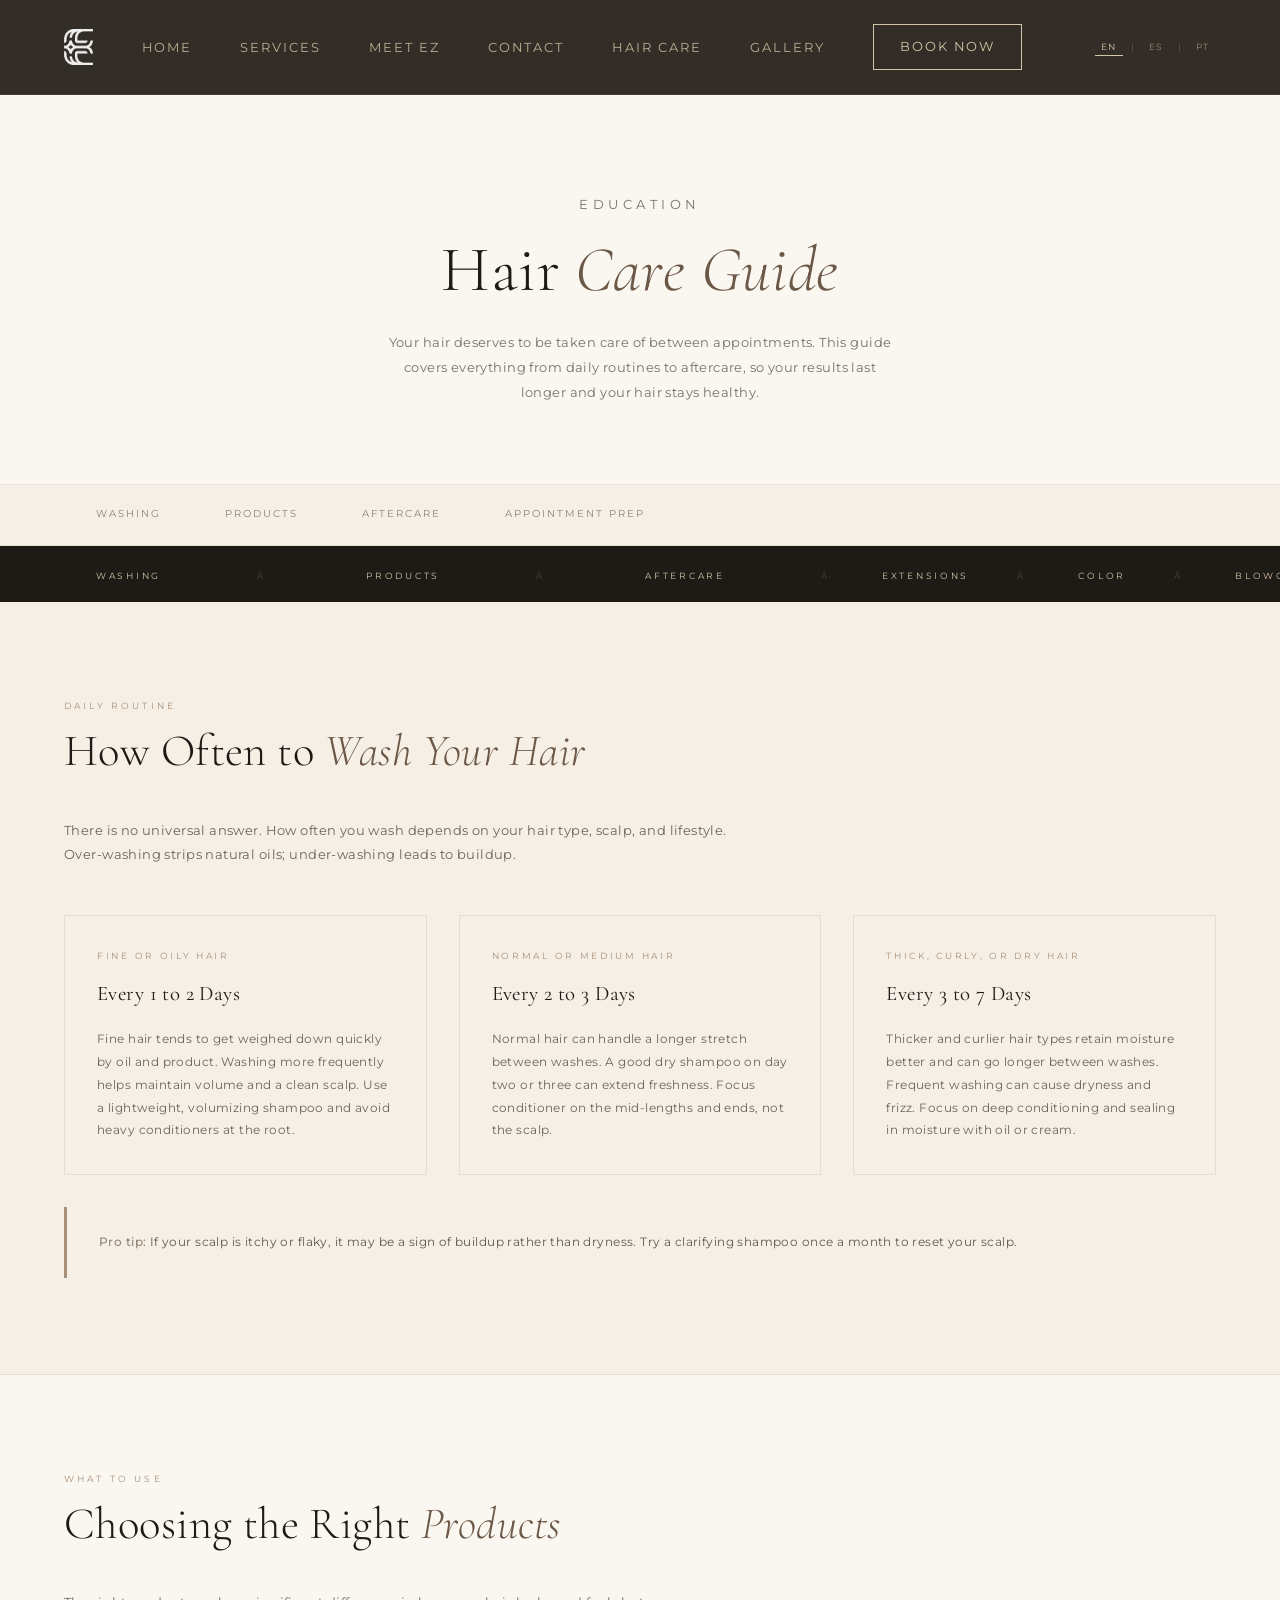
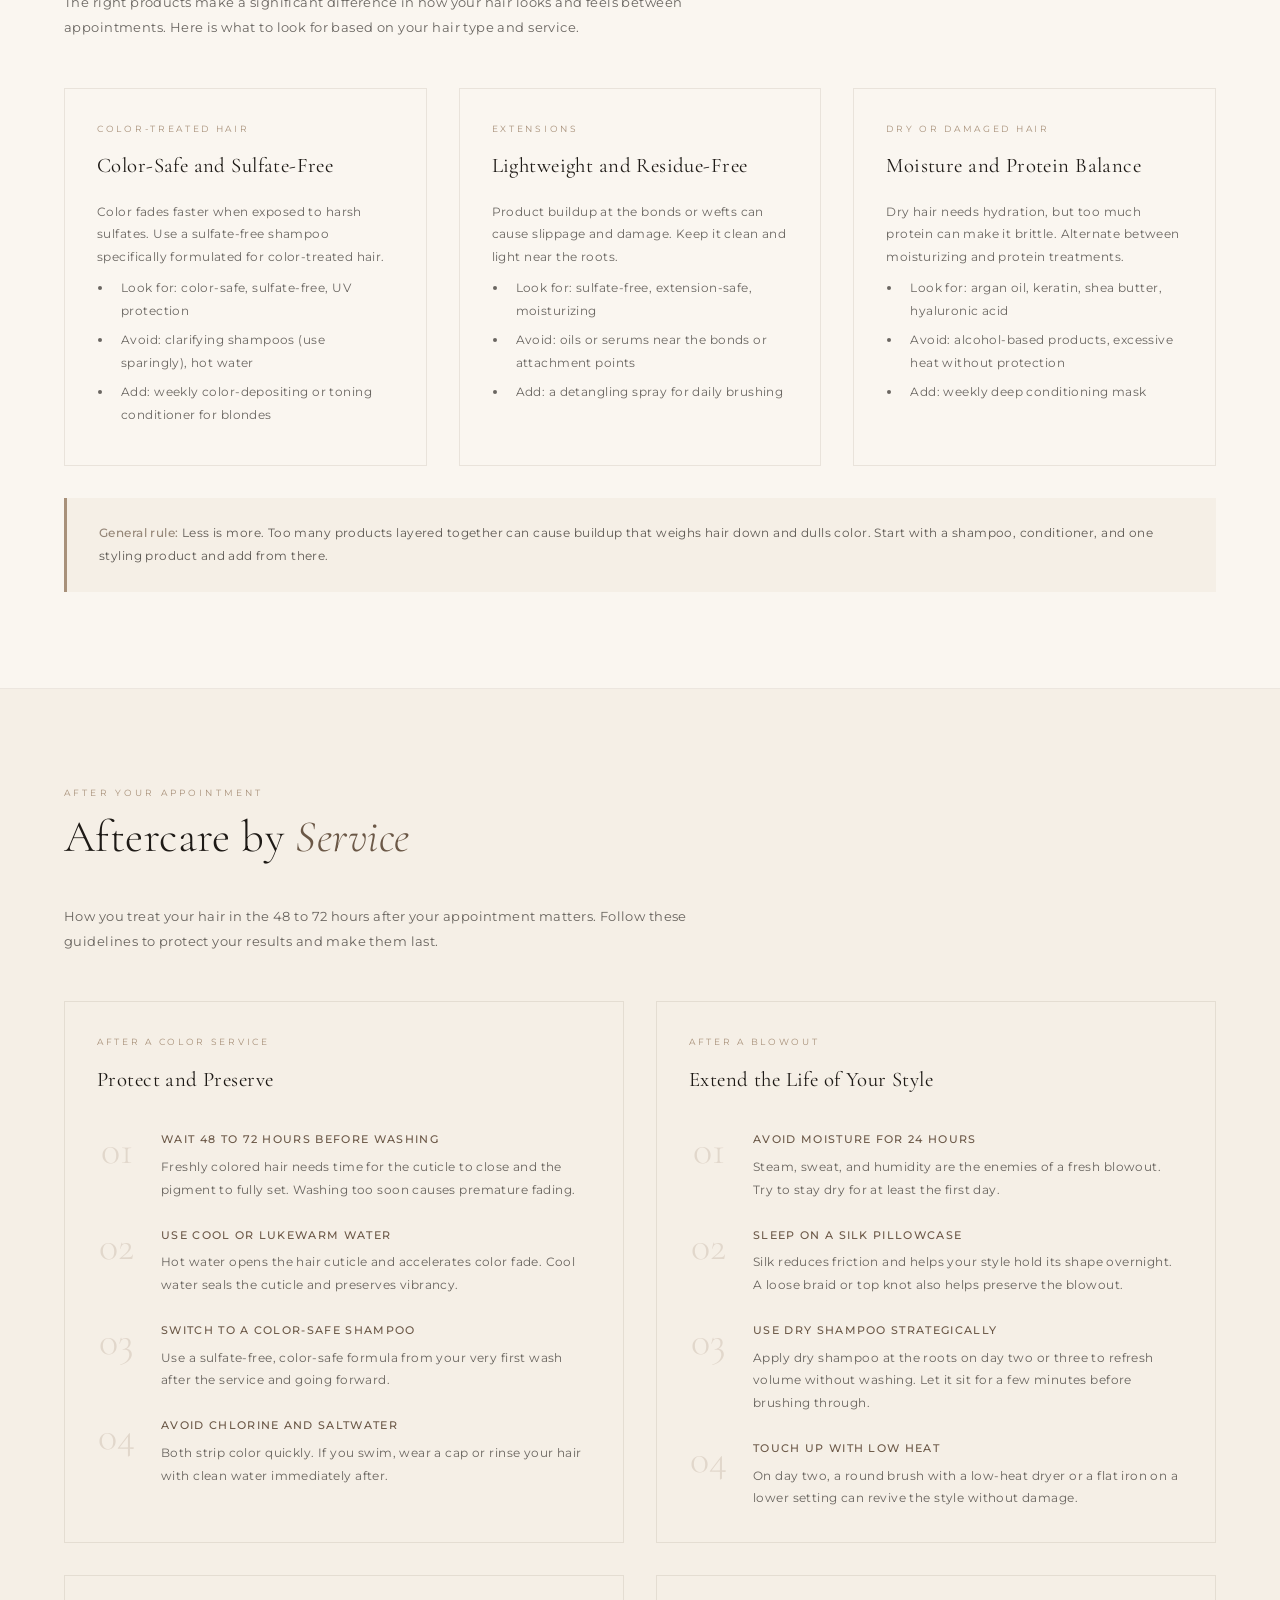
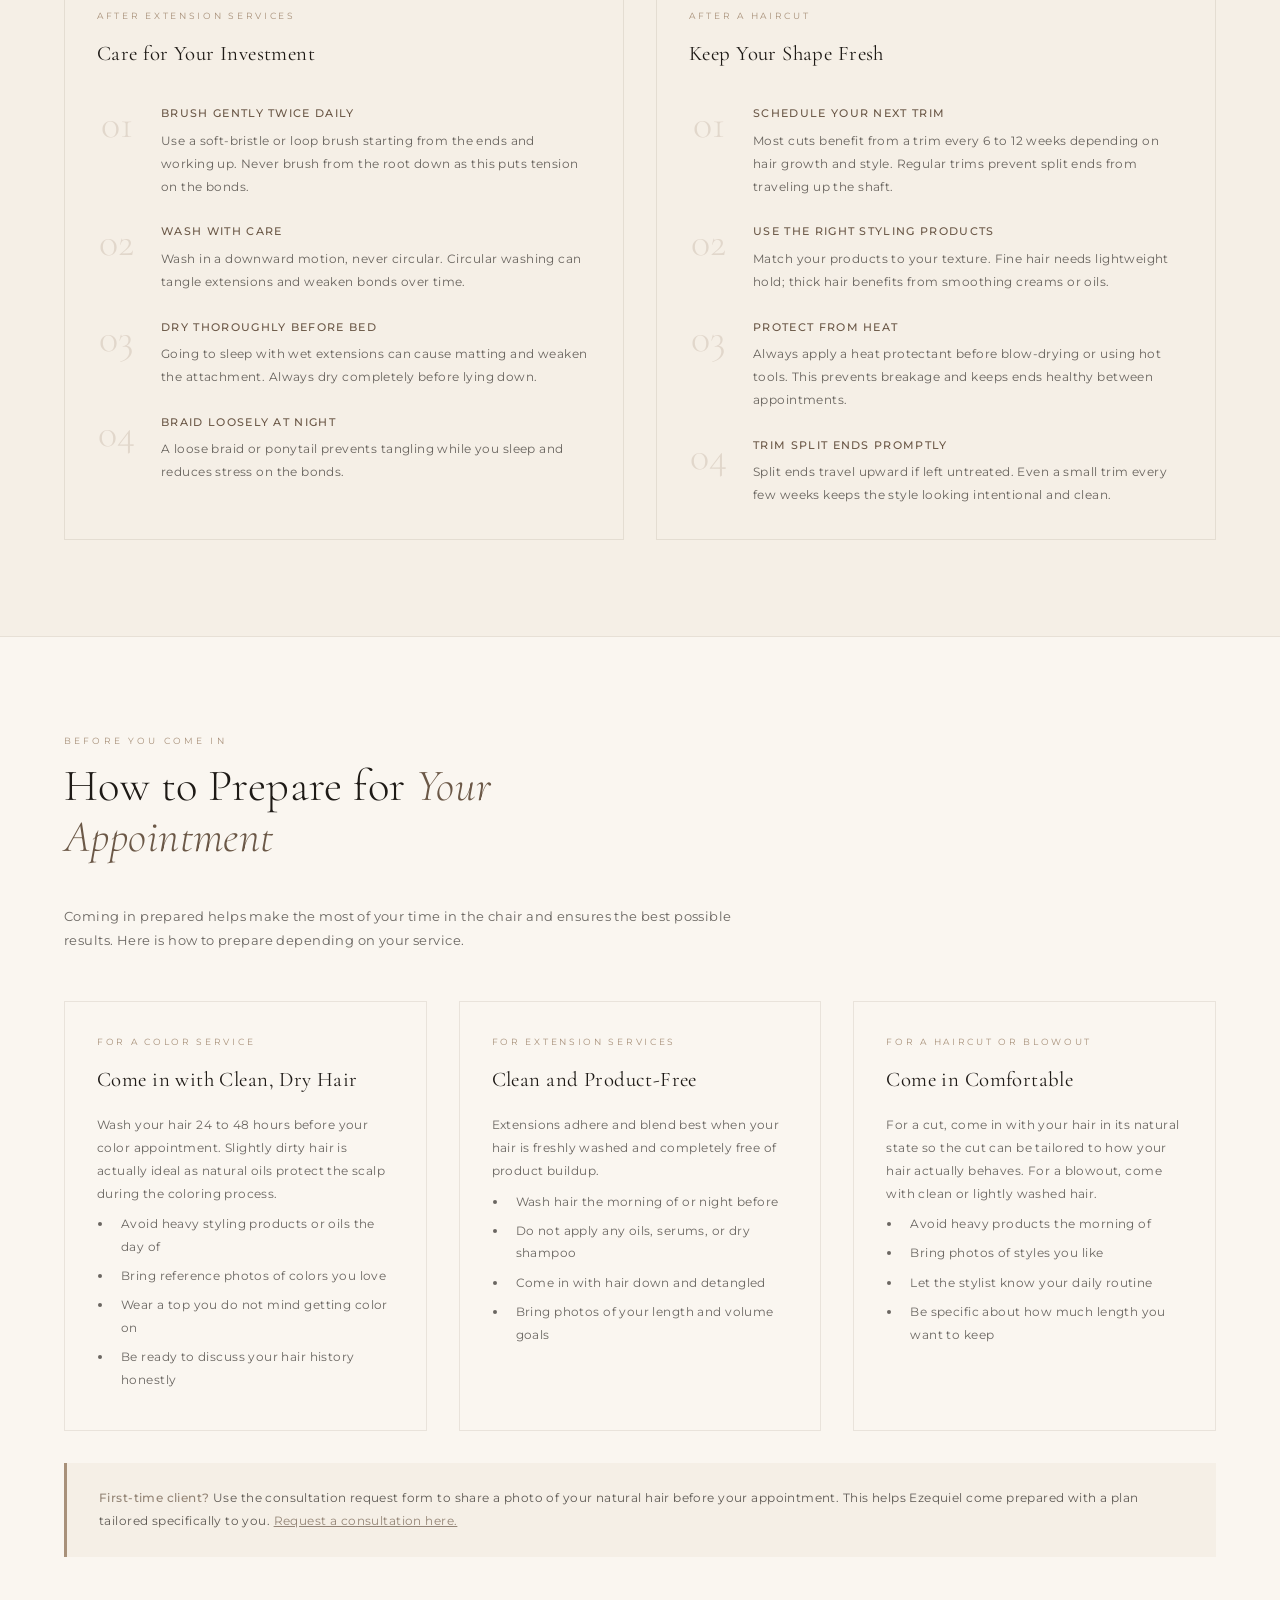
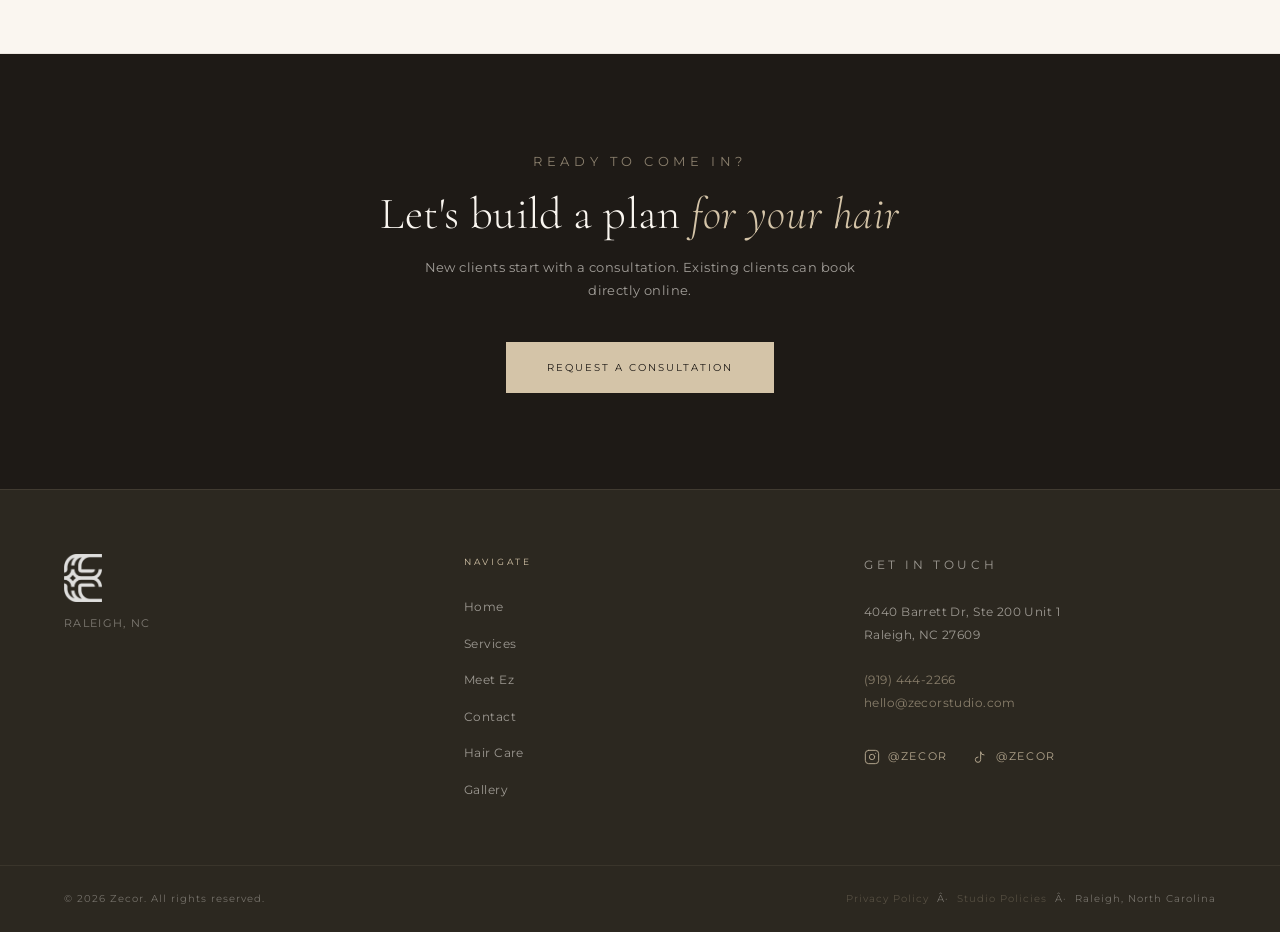
<file: haircare.html>
<!DOCTYPE html>
<html lang="en">
<head>
  <!-- Google tag (gtag.js) -->
  <script async src="https://www.googletagmanager.com/gtag/js?id=G-77VZ4KRM6H"></script>
  <script>
    window.dataLayer = window.dataLayer || [];
    function gtag(){dataLayer.push(arguments);}
    gtag('js', new Date());
    gtag('config', 'G-77VZ4KRM6H');
  </script>

  <!-- Meta Pixel Code -->
  <script>
    !function(f,b,e,v,n,t,s)
    {if(f.fbq)return;n=f.fbq=function(){n.callMethod?
    n.callMethod.apply(n,arguments):n.queue.push(arguments)};
    if(!f._fbq)f._fbq=n;n.push=n;n.loaded=!0;n.version='2.0';
    n.queue=[];t=b.createElement(e);t.async=!0;
    t.src=v;s=b.getElementsByTagName(e)[0];
    s.parentNode.insertBefore(t,s)}(window, document,'script',
    'https://connect.facebook.net/en_US/fbevents.js');
    fbq('init', '2788321961541043');
    fbq('track', 'PageView');
  </script>
  <noscript><img height="1" width="1" style="display:none"
    src="https://www.facebook.com/tr?id=2788321961541043&ev=PageView&noscript=1"
  /></noscript>
  <!-- End Meta Pixel Code -->

  <meta charset="UTF-8" />
  <meta name="keywords" content="hair care tips, how to maintain balayage, hair extension care, color treated hair care" />
  <meta name="robots" content="index, follow" />
  <meta name="viewport" content="width=device-width, initial-scale=1.0" />
  <meta name="description" content="Expert hair care tips from Zecor: how to wash, what products to use, aftercare for color, extensions, and blowouts, and how to prep for your appointment." />
  <meta property="og:type" content="website" />
  <meta property="og:url" content="https://www.zecorstudio.com/haircare.html" />
  <meta property="og:title" content="Hair Care Guide | Zecor Raleigh NC" />
  <meta property="og:description" content="Expert hair care tips for color-treated hair, extensions, and blowouts from Zecor in Raleigh, NC." />
  <meta property="og:image" content="https://www.zecorstudio.com/images/color.jpg" />
  <meta property="og:site_name" content="Zecor" />
  <meta name="twitter:card" content="summary_large_image" />
  <meta name="twitter:title" content="Hair Care Guide | Zecor Raleigh NC" />
  <meta name="twitter:description" content="Expert hair care tips for color-treated hair, extensions, and blowouts from Zecor in Raleigh, NC." />
  <meta name="twitter:image" content="https://www.zecorstudio.com/images/color.jpg" />
  <link rel="canonical" href="https://www.zecorstudio.com/haircare.html" />
  <title>Hair Care Guide | Zecor — Tips for Color, Extensions & Blowouts</title>
  <link rel="preconnect" href="https://fonts.googleapis.com">
  <link rel="preconnect" href="https://fonts.gstatic.com" crossorigin>
  <link href="https://fonts.googleapis.com/css2?family=Cormorant+Garamond:ital,wght@0,300;0,400;0,500;1,300;1,400;1,500&family=Montserrat:wght@300;400;500;600&display=swap" rel="stylesheet">
  <style>
    .lang-switcher { display:flex; align-items:center; gap:0.5rem; margin-left:1.5rem; }
    .lang-btn { font-family:'Montserrat',sans-serif; font-size:9px; letter-spacing:0.15em; text-transform:uppercase; color:var(--sand); opacity:0.6; background:none; border:none; cursor:pointer; padding:0.2rem 0.4rem; transition:opacity 0.2s; }
    .lang-btn:hover, .lang-btn.active { opacity:1; }
    .lang-btn.active { border-bottom:1px solid var(--sand); }
    .lang-divider { color:var(--sand); opacity:0.3; font-size:9px; }
:root {
      --ink:     #1E1A16;
      --dark:    #2C2820;
      --earth:   #6B5847;
      --taupe:   #A8917A;
      --sand:    #D4C4A8;
      --ivory:   #F5EFE6;
      --cream:   #FAF6F0;
      --ff-display: 'Cormorant Garamond', Georgia, serif;
      --ff-body:    'Montserrat', sans-serif;
      --transition: 0.35s ease;
    }

    *, *::before, *::after { box-sizing: border-box; margin: 0; padding: 0; }
    html { scroll-behavior: smooth; }
    body {
      background: var(--cream);
      color: var(--ink);
      font-family: var(--ff-body);
      font-size: 14px;
      font-weight: 400;
      letter-spacing: 0.03em;
      line-height: 1.75;
      overflow-x: hidden;
    }
    a { color: inherit; text-decoration: none; }

    /* NAV */
    .nav {
      position: fixed; top: 0; left: 0; right: 0; z-index: 100;
      display: flex; align-items: center; justify-content: space-between;
      padding: 1.5rem 4rem;
      background: rgba(44,40,32,0.97);
      backdrop-filter: blur(8px);
      border-bottom: 1px solid rgba(200,184,154,0.12);
      transition: background var(--transition), padding var(--transition);
    }
    .nav.scrolled {
      background: rgba(44,40,32,0.97);
      backdrop-filter: blur(8px);
      padding: 1rem 4rem;
      border-bottom: 1px solid rgba(200,184,154,0.12);
    }
    .nav__logo { display: flex; align-items: center; }
    .nav__links { display: flex; gap: 3rem; list-style: none; }
    .nav__links a { font-size: 13px; letter-spacing: 0.15em; text-transform: uppercase; color: var(--sand); opacity: 0.85; transition: opacity var(--transition), color var(--transition); }
    .nav__links a:hover { opacity: 1; color: var(--taupe); }
    .nav__cta {
      font-size: 13px; letter-spacing: 0.15em; text-transform: uppercase;
      border: 1px solid var(--sand); color: var(--sand);
      padding: 0.65rem 1.6rem;
      transition: background var(--transition), color var(--transition), border-color var(--transition);
    }
    .nav__cta:hover { background: var(--sand); color: var(--dark); }

    /* HERO */
    .hero {
      height: 100vh; min-height: 700px;
      display: grid; grid-template-columns: 1fr 1fr;
    }
    .hero__image { position: relative; overflow: hidden; background: var(--dark); }
    .hero__photo { width: 100%; height: 100%; object-fit: cover; transition: transform 8s ease; }
    .hero__image:hover .hero__photo { transform: scale(1.04); }
    .hero__placeholder {
      width: 100%; height: 100%;
      display: flex; flex-direction: column; align-items: center; justify-content: center;
      gap: 1rem; background: var(--dark);
      color: var(--earth); font-size: 10px; letter-spacing: 0.2em; text-transform: uppercase;
    }
    .hero__placeholder svg { opacity: 0.4; }
    .hero__content {
      display: flex; flex-direction: column; justify-content: center;
      padding: 6rem 5rem 4rem 4rem;
      background: var(--cream); position: relative;
    }
    .hero__eyebrow { font-size: 10px; letter-spacing: 0.3em; text-transform: uppercase; color: var(--taupe); margin-bottom: 2rem; }
    .hero__headline {
      font-family: var(--ff-display);
      font-size: clamp(3rem, 4.5vw, 4.5rem);
      font-weight: 300; line-height: 1.1; color: var(--ink);
      margin-bottom: 2rem;
    }
    .hero__headline em { font-style: italic; color: var(--earth); display: block; }
    .hero__body { font-size: 13px; line-height: 1.9; color: var(--ink); opacity: 0.65; max-width: 340px; margin-bottom: 3rem; }
    .hero__actions { display: flex; gap: 1.5rem; align-items: center; }
    .hero__scroll {
      position: absolute; bottom: 2.5rem; right: 5rem;
      font-size: 9px; letter-spacing: 0.3em; text-transform: uppercase;
      color: var(--taupe); writing-mode: vertical-rl;
      display: flex; align-items: center; gap: 1rem;
    }
    .hero__scroll::before { content: ''; display: block; width: 1px; height: 40px; background: var(--sand); }

    /* BUTTONS */
    .btn-primary {
      font-family: var(--ff-body); font-size: 10px; letter-spacing: 0.2em;
      text-transform: uppercase; background: var(--ink); color: var(--cream);
      padding: 1rem 2.5rem; border: 1px solid var(--ink); cursor: pointer;
      transition: background var(--transition), color var(--transition);
      display: inline-block;
    }
    .btn-primary:hover { background: transparent; color: var(--ink); }
    .btn-ghost {
      font-family: var(--ff-body); font-size: 10px; letter-spacing: 0.2em;
      text-transform: uppercase; color: var(--ink); opacity: 0.55;
      display: inline-flex; align-items: center; gap: 0.5rem;
      transition: opacity var(--transition), color var(--transition);
      cursor: pointer; background: none; border: none;
    }
    .btn-ghost:hover { opacity: 1; color: var(--earth); }
    .btn-ghost::after { content: '→'; font-size: 14px; }

    /* MARQUEE */
    .marquee-strip { background: var(--ink); padding: 1rem 0; overflow: hidden; white-space: nowrap; }
    .marquee-track { display: inline-flex; animation: marquee 22s linear infinite; }
    .marquee-track span { font-size: 9px; letter-spacing: 0.3em; text-transform: uppercase; color: var(--sand); padding: 0 3rem; }
    .marquee-track .dot { color: var(--earth); padding: 0; opacity: 0.6; }
    @keyframes marquee { from { transform: translateX(0); } to { transform: translateX(-50%); } }

    /* PILLARS */
    .pillars-section { padding: 0; background: var(--ivory); }
    .pillars {
      display: grid; grid-template-columns: repeat(3, 1fr);
      border-top: 1px solid rgba(107,88,71,0.15);
    }
    .pillar { padding: 4rem; border-right: 1px solid rgba(107,88,71,0.15); }
    .pillar:last-child { border-right: none; }
    .pillar__number { font-family: var(--ff-display); font-size: 4rem; font-weight: 300; color: rgba(168,145,122,0.2); line-height: 1; margin-bottom: 1rem; }
    .pillar__title { font-family: var(--ff-display); font-size: 1.6rem; font-style: italic; color: var(--earth); margin-bottom: 0.75rem; }
    .pillar__body { font-size: 12px; line-height: 1.9; color: var(--ink); opacity: 0.6; }

    /* SERVICES */
    .section { padding: 7rem 4rem; }
    .section--mid { background: var(--cream); }
    .section--dark { background: var(--ivory); }
    .eyebrow { font-size: 9px; letter-spacing: 0.35em; text-transform: uppercase; color: var(--taupe); margin-bottom: 1.2rem; }
    .heading { font-family: var(--ff-display); font-size: clamp(2.2rem, 3.5vw, 3.2rem); font-weight: 300; line-height: 1.15; color: var(--ink); }
    .heading em { font-style: italic; color: var(--earth); }
    .services-intro { max-width: 800px; margin: 0 auto 4rem; text-align: center; }
    .services-grid { display: grid; grid-template-columns: repeat(3, 1fr); gap: 1.5px; background: var(--sand); }
    .service-card { position: relative; height: 520px; overflow: hidden; background: var(--dark); cursor: pointer; }
    .service-card__overlay {
      position: absolute; inset: 0;
      background: linear-gradient(to top, rgba(20,16,12,0.92) 0%, rgba(20,16,12,0.15) 55%, transparent 100%);
      display: flex; flex-direction: column; justify-content: flex-end;
      padding: 2.5rem 2rem;
      transition: background var(--transition);
    }
    .service-card:hover .service-card__overlay {
      background: linear-gradient(to top, rgba(20,16,12,0.97) 0%, rgba(20,16,12,0.5) 60%, rgba(20,16,12,0.1) 100%);
    }
    .service-card__label { font-size: 9px; letter-spacing: 0.3em; text-transform: uppercase; color: var(--sand); margin-bottom: 0.5rem; display: block; }
    .service-card__title { font-family: var(--ff-display); font-size: 1.5rem; color: var(--cream); margin-bottom: 0.5rem; }
    .service-card__desc { font-size: 11px; line-height: 1.8; color: var(--cream); opacity: 0; transform: translateY(8px); transition: opacity 0.4s ease, transform 0.4s ease; margin-bottom: 1.2rem; height: 4rem; overflow: hidden; }
    .service-card:hover .service-card__desc { opacity: 0.8; transform: translateY(0); }
    .service-card__link { font-size: 9px; letter-spacing: 0.25em; text-transform: uppercase; color: var(--sand); opacity: 0; transform: translateY(6px); transition: opacity 0.4s ease 0.05s, transform 0.4s ease 0.05s; display: inline-flex; align-items: center; gap: 0.5rem; background: none; border: none; cursor: pointer; padding: 0; }
    .service-card__link::after { content: '→'; }
    .service-card:hover .service-card__link { opacity: 1; transform: translateY(0); }

    /* card photo placeholders */
    .card-photo {
      position: absolute; inset: 0;
      display: flex; align-items: flex-end; justify-content: center;
      padding-bottom: 3rem;
      font-size: 9px; letter-spacing: 0.18em; text-transform: uppercase;
    }
    .card-photo--color    { background: linear-gradient(160deg, #3a2e28 0%, #1e1812 100%); }
    .card-photo--ext      { background: linear-gradient(160deg, #2a2420 0%, #1a1410 100%); }
    .card-photo--cuts     { background: linear-gradient(160deg, #322820 0%, #201810 100%); }

    /* TESTIMONIALS */
    .testimonials { text-align: center; }
    .stars { display: flex; justify-content: center; gap: 0.3rem; margin: 1.5rem 0 3.5rem; color: var(--taupe); font-size: 1rem; }
    .testimonials-grid { display: grid; grid-template-columns: repeat(3, 1fr); gap: 2px; background: rgba(107,88,71,0.12); }
    .testimonial { padding: 3rem 2.5rem; background: var(--ivory); text-align: left; }
    .testimonial__quote { font-family: var(--ff-display); font-size: 1.15rem; font-style: italic; font-weight: 300; line-height: 1.7; color: var(--ink); margin-bottom: 2rem; opacity: 0.85; }
    .testimonial__quote::before { content: '\201C'; font-size: 2.8rem; color: var(--taupe); line-height: 0; vertical-align: -0.45rem; margin-right: 0.15rem; opacity: 0.5; }
    .testimonial__author { font-size: 10px; letter-spacing: 0.2em; text-transform: uppercase; color: var(--earth); }

    /* ABOUT SPLIT */
    .about-split { display: grid; grid-template-columns: 1fr 1fr; min-height: 600px; }
    .about-split__image { overflow: hidden; background: var(--dark); display: flex; align-items: center; justify-content: center; color: var(--earth); font-size: 10px; letter-spacing: 0.2em; text-transform: uppercase; }
    .about-split__content { display: flex; flex-direction: column; justify-content: center; padding: 5rem; background: var(--cream); }
    .about-split__body { font-size: 13px; line-height: 2; color: var(--ink); opacity: 0.65; margin-bottom: 2.5rem; max-width: 380px; }

    /* CTA STRIP */
    .cta-strip { text-align: center; padding: 6rem 4rem; background: var(--ink); border-top: none; }
    .cta-strip .eyebrow { color: var(--sand); }
    .cta-strip .heading { color: var(--cream); }
    .cta-strip .heading em { color: var(--sand); }
    .cta-strip p { font-size: 13px; color: var(--cream); opacity: 0.6; margin-bottom: 2.5rem; max-width: 480px; margin-left: auto; margin-right: auto; }
    .cta-strip .btn-primary { background: var(--sand); color: var(--ink); border-color: var(--sand); }
    .cta-strip .btn-primary:hover { background: transparent; color: var(--sand); }

    /* FOOTER */
    .footer-grid {
      background: var(--dark); border-top: 1px solid rgba(212,196,168,0.12);
      padding: 4rem; display: grid; grid-template-columns: 1fr 1fr 1fr; gap: 3rem;
    }
    .footer__logo { font-family: var(--ff-display); font-size: 1.8rem; font-weight: 300; margin-bottom: 0.75rem; color: var(--cream); }
    .footer__tagline { font-size: 11px; letter-spacing: 0.12em; opacity: 0.4; text-transform: uppercase; color: var(--cream); }
    .footer__head { font-size: 9px; letter-spacing: 0.3em; text-transform: uppercase; color: var(--sand); margin-bottom: 1.5rem; }
    .footer__links { list-style: none; display: flex; flex-direction: column; gap: 0.75rem; }
    .footer__links a { font-size: 12px; color: var(--cream); opacity: 0.55; transition: opacity var(--transition), color var(--transition); }
    .footer__links a:hover { opacity: 1; color: var(--sand); }
    .footer__contact p { font-size: 12px; color: var(--cream); opacity: 0.55; line-height: 1.9; }
    .footer__contact a { color: var(--sand); opacity: 1; }
    .footer-bottom {
      background: var(--dark); border-top: 1px solid rgba(212,196,168,0.08);
      padding: 1.5rem 4rem; display: flex; justify-content: space-between; align-items: center;
    }
    .footer-bottom p { font-size: 10px; letter-spacing: 0.1em; color: var(--cream); opacity: 0.35; }

    /* REVEAL */
    [data-reveal] { opacity: 0; transform: translateY(28px); transition: opacity 0.75s ease, transform 0.75s ease; }
    [data-reveal].revealed { opacity: 1; transform: translateY(0); }
    [data-reveal-delay="1"] { transition-delay: 0.12s; }
    [data-reveal-delay="2"] { transition-delay: 0.24s; }

    @media (max-width: 900px) {
      .hero { grid-template-columns: 1fr; height: auto; }
      .hero__image { height: 60vw; min-height: 280px; }
      .hero__content { padding: 3rem 2rem 4rem; }
      .hero__scroll { display: none; }
      .nav { padding: 1.25rem 2rem; }
      .nav__links, .nav__cta { display: none; }
      .pillars { grid-template-columns: 1fr; }
      .pillar { border-right: none; border-bottom: 1px solid rgba(200,184,154,0.15); }
      .services-grid { grid-template-columns: 1fr 1fr; }
      .testimonials-grid { grid-template-columns: 1fr; }
      .about-split { grid-template-columns: 1fr; }
      .footer-grid { grid-template-columns: 1fr; padding: 3rem 2rem; }
      .footer-bottom { flex-direction: column; gap: 0.5rem; padding: 1.5rem 2rem; }
      .section { padding: 4rem 2rem; }
    }
    @media (max-width: 600px) {
      .services-grid { grid-template-columns: 1fr; }
    }
    @media (prefers-reduced-motion: reduce) {
      .marquee-track { animation: none; }
      * { transition: none !important; }
    }

    .nav__logo { display: flex; align-items: center; text-decoration: none; }
    .nav__logo-img { display: block; height: 36px; width: auto; filter: invert(1); opacity: 0.92; transition: opacity 0.3s ease; }
    .nav__logo-img:hover { opacity: 1; }
    .footer__logo-img { display: block; height: 48px; width: auto; filter: invert(1) brightness(2); opacity: 0.85; }

    [data-reveal] { opacity: 0; transform: translateY(28px); transition: opacity 0.75s ease, transform 0.75s ease; }
    [data-reveal].revealed { opacity: 1; transform: translateY(0); }
    [data-reveal-delay="1"] { transition-delay: 0.1s; }
    [data-reveal-delay="2"] { transition-delay: 0.2s; }

    .page-hero {
      padding: 12rem 4rem 5rem;
      background: var(--cream);
      text-align: center;
      border-bottom: 1px solid rgba(107,88,71,0.12);
    }
    .page-hero .eyebrow { margin-bottom: 1rem; }
    .page-hero .heading { font-size: clamp(2.8rem, 5vw, 4.5rem); max-width: 700px; margin: 0 auto 1.5rem; }
    .page-hero > p { font-size: 13px; opacity: 0.6; max-width: 520px; margin: 0 auto; color: var(--ink); line-height: 1.9; }

    /* SECTION NAV */
    .section-nav {
      background: var(--ivory);
      border-bottom: 1px solid rgba(107,88,71,0.12);
      padding: 0 4rem;
      display: flex;
      gap: 0;
      overflow-x: auto;
    }
    .section-nav a {
      font-family: 'Montserrat', sans-serif;
      font-size: 10px;
      letter-spacing: 0.2em;
      text-transform: uppercase;
      color: var(--ink);
      opacity: 0.5;
      padding: 1.25rem 2rem;
      text-decoration: none;
      white-space: nowrap;
      border-bottom: 2px solid transparent;
      transition: opacity 0.3s ease, border-color 0.3s ease;
    }
    .section-nav a:hover { opacity: 1; border-bottom-color: var(--taupe); }

    /* CONTENT SECTIONS */
    .hc-section {
      padding: 6rem 4rem;
      border-bottom: 1px solid rgba(107,88,71,0.1);
    }
    .hc-section:nth-child(even) { background: var(--ivory); }
    .hc-section:nth-child(odd) { background: var(--cream); }

    .hc-section .eyebrow { margin-bottom: 0.75rem; }
    .hc-section .heading { margin-bottom: 2.5rem; max-width: 600px; }

    .hc-grid {
      display: grid;
      grid-template-columns: repeat(3, 1fr);
      gap: 2rem;
      margin-top: 3rem;
    }
    .hc-grid-2 {
      display: grid;
      grid-template-columns: repeat(2, 1fr);
      gap: 2rem;
      margin-top: 3rem;
    }

    .hc-card {
      padding: 2rem;
      background: var(--cream);
      border: 1px solid rgba(107,88,71,0.12);
    }
    .hc-section:nth-child(even) .hc-card { background: var(--white); }

    .hc-card__label {
      font-family: 'Montserrat', sans-serif;
      font-size: 9px;
      letter-spacing: 0.3em;
      text-transform: uppercase;
      color: var(--taupe);
      margin-bottom: 0.75rem;
      display: block;
    }
    .hc-card__title {
      font-family: 'Cormorant Garamond', Georgia, serif;
      font-size: 1.3rem;
      font-weight: 400;
      color: var(--ink);
      margin-bottom: 1rem;
    }
    .hc-card__body {
      font-family: 'Montserrat', sans-serif;
      font-size: 12px;
      line-height: 1.9;
      color: var(--ink);
      opacity: 0.65;
    }
    .hc-card__body li {
      margin-bottom: 0.4rem;
      padding-left: 0.5rem;
    }
    .hc-card__body ul {
      padding-left: 1rem;
      margin-top: 0.5rem;
    }

    .hc-tip {
      padding: 1.5rem 2rem;
      border-left: 3px solid var(--taupe);
      background: var(--ivory);
      margin-top: 2rem;
    }
    .hc-tip p {
      font-family: 'Montserrat', sans-serif;
      font-size: 12px;
      line-height: 1.9;
      color: var(--ink);
      opacity: 0.7;
      margin: 0;
    }
    .hc-tip strong {
      font-weight: 500;
      color: var(--earth);
      opacity: 1;
    }

    .hc-steps {
      counter-reset: step;
      display: flex;
      flex-direction: column;
      gap: 1.5rem;
      margin-top: 2rem;
    }
    .hc-step {
      display: flex;
      gap: 1.5rem;
      align-items: flex-start;
    }
    .hc-step__num {
      font-family: 'Cormorant Garamond', Georgia, serif;
      font-size: 2.5rem;
      font-weight: 300;
      color: rgba(168,145,122,0.25);
      line-height: 1;
      flex-shrink: 0;
      width: 2.5rem;
      text-align: center;
    }
    .hc-step__content h4 {
      font-family: 'Montserrat', sans-serif;
      font-size: 11px;
      font-weight: 500;
      letter-spacing: 0.12em;
      text-transform: uppercase;
      color: var(--earth);
      margin-bottom: 0.4rem;
    }
    .hc-step__content p {
      font-family: 'Montserrat', sans-serif;
      font-size: 12px;
      line-height: 1.9;
      color: var(--ink);
      opacity: 0.65;
    }

    /* CTA STRIP */
    .cta-strip {
      text-align: center; padding: 6rem 4rem;
      background: var(--ink);
    }
    .cta-strip .eyebrow { color: var(--sand); margin-bottom: 1rem; }
    .cta-strip .heading { color: var(--cream); margin-bottom: 1rem; }
    .cta-strip .heading em { color: var(--sand); font-style: italic; }
    .cta-strip > p {
      font-family: 'Montserrat', sans-serif;
      font-size: 13px; color: var(--cream); opacity: 0.6;
      margin-bottom: 2.5rem; max-width: 480px;
      margin-left: auto; margin-right: auto;
    }
    .cta-btn {
      display: inline-block;
      font-family: 'Montserrat', sans-serif;
      font-size: 10px; letter-spacing: 0.2em; text-transform: uppercase;
      background: var(--sand); color: var(--ink);
      padding: 1rem 2.5rem; border: 1px solid var(--sand);
      text-decoration: none;
      transition: background 0.3s ease, color 0.3s ease;
    }
    .cta-btn:hover { background: transparent; color: var(--sand); }

    @media (max-width: 900px) {
      .page-hero { padding: 10rem 2rem 4rem; }
      .section-nav { padding: 0 1rem; }
      .hc-section { padding: 4rem 2rem; }
      .hc-grid { grid-template-columns: 1fr; }
      .hc-grid-2 { grid-template-columns: 1fr; }
      .footer-grid { grid-template-columns: 1fr; padding: 3rem 2rem; }
      .footer-bottom { flex-direction: column; gap: 0.5rem; padding: 1.5rem 2rem; text-align: center; }
    }
  
    .nav__hamburger {
      display: none;
      flex-direction: column;
      justify-content: center;
      gap: 5px;
      background: none;
      border: none;
      cursor: pointer;
      padding: 4px;
      margin-left: 1rem;
    }
    .nav__hamburger span {
      display: block;
      width: 22px;
      height: 1.5px;
      background: var(--sand);
    }
    .mobile-menu {
      position: fixed;
      inset: 0;
      background: rgba(28,22,18,0.98);
      z-index: 9999;
      display: flex;
      flex-direction: column;
      align-items: center;
      justify-content: center;
      gap: 2rem;
      opacity: 0;
      pointer-events: none;
      transition: opacity 0.35s ease;
    }
    .mobile-menu.open { opacity: 1; pointer-events: all; }
    .mobile-menu a {
      font-family: 'Cormorant Garamond', Georgia, serif;
      font-size: 2.2rem;
      font-weight: 300;
      color: var(--cream);
      text-decoration: none;
      letter-spacing: 0.05em;
      opacity: 0.85;
      transition: opacity 0.2s;
    }
    .mobile-menu a:hover { opacity: 1; }
    .mobile-menu__close {
      position: absolute;
      top: 2rem;
      right: 2rem;
      background: none;
      border: none;
      color: var(--sand);
      font-size: 1.8rem;
      cursor: pointer;
      opacity: 0.7;
      line-height: 1;
    }
    @media (max-width: 900px) {
      .nav__hamburger { display: flex; }
      .nav__links, .nav__cta { display: none !important; }
    }

  </style>
</head>
<body data-page="haircare" data-marquee-key="hc_marquee">

  <!-- NAV -->
  <nav class="nav" id="nav">
    <a href="index.html" class="nav__logo">
      <img src="images/logo.png" alt="Zecor" class="nav__logo-img" />
    </a>
    <ul class="nav__links">
      <li><a href="index.html">Home</a></li>
      <li><a href="services.html">Services</a></li>
      <li><a href="about.html">Meet Ez</a></li>
      <li><a href="contact.html">Contact</a></li>
      <li><a href="haircare.html">Hair Care</a></li>
      <li><a href="gallery.html">Gallery</a></li>
    </ul>
    <a href="https://book.squareup.com/appointments/rt3pqesdcod89x/location/LMBRDJYVNBJ9A/services" class="nav__cta" target="_blank" rel="noopener">Book Now</a>
        <div class="lang-switcher">
      <button class="lang-btn active" onclick="setLang('en')">EN</button>
      <span class="lang-divider">|</span>
      <button class="lang-btn" onclick="setLang('es')">ES</button>
      <span class="lang-divider">|</span>
      <button class="lang-btn" onclick="setLang('pt')">PT</button>
    </div>
    <button class="nav__hamburger" aria-label="Open menu">
      <span></span><span></span><span></span>
    </button>
  </nav>

  <!-- MOBILE MENU -->
  <div class="mobile-menu" role="dialog" aria-modal="true">
    <button class="mobile-menu__close" aria-label="Close menu">&#x2715;</button>
    <a href="index.html">Home</a>
    <a href="services.html">Services</a>
    <a href="about.html">Meet Ez</a>
    <a href="contact.html">Contact</a>
    <a href="haircare.html">Hair Care</a>
    <a href="gallery.html">Gallery</a>
    <a href="https://book.squareup.com/appointments/rt3pqesdcod89x/location/LMBRDJYVNBJ9A/services" target="_blank" rel="noopener" style="color:var(--sand);">Book Now</a>
  </div>

  <!-- PAGE HERO -->
  <div class="page-hero">
    <p class="eyebrow" data-i18n="hc_eyebrow">Education</p>
    <h1 class="heading"><span data-i18n="hc_h1">Hair</span> <em data-i18n="hc_em">Care Guide</em></h1>
    <p><span data-i18n="hc_hero_body">Your hair deserves to be taken care of between appointments. This guide covers everything from daily routines to aftercare, so your results last longer and your hair stays healthy.</p>
  </div>

  <!-- SECTION NAV -->
  <div class="section-nav">
    <a href="#washing"><span data-i18n="hc_nav_wash">Washing</span></a>
    <a href="#products"><span data-i18n="hc_nav_prod">Products</span></a>
    <a href="#aftercare"><span data-i18n="hc_nav_after">Aftercare</span></a>
    <a href="#prep"><span data-i18n="hc_nav_prep">Appointment Prep</span></a>
  </div>

  <!-- MARQUEE -->
  <div class="marquee-strip" aria-hidden="true">
    <div class="marquee-track">
      <span><span data-i18n="hc_nav_wash">Washing</span></span><span class="dot">·</span>
      <span><span data-i18n="hc_nav_prod">Products</span></span><span class="dot">·</span>
      <span><span data-i18n="hc_nav_after">Aftercare</span></span><span class="dot">·</span>
      <span>Extensions</span><span class="dot">·</span>
      <span>Color</span><span class="dot">·</span>
      <span>Blowouts</span><span class="dot">·</span>
      <span><span data-i18n="hc_nav_prep">Appointment Prep</span></span><span class="dot">·</span>
      <span><span data-i18n="hc_nav_wash">Washing</span></span><span class="dot">·</span>
      <span><span data-i18n="hc_nav_prod">Products</span></span><span class="dot">·</span>
      <span><span data-i18n="hc_nav_after">Aftercare</span></span><span class="dot">·</span>
      <span>Extensions</span><span class="dot">·</span>
      <span>Color</span><span class="dot">·</span>
      <span>Blowouts</span><span class="dot">·</span>
      <span><span data-i18n="hc_nav_prep">Appointment Prep</span></span><span class="dot">·</span>
    </div>
  </div>

  <!-- WASHING -->
  <section class="hc-section" id="washing" data-reveal>
    <p class="eyebrow" data-i18n="hc_wash_eyebrow">Daily Routine</p>
    <h2 class="heading"><span data-i18n="hc_wash_h2">How Often to</span> <em data-i18n="hc_wash_em">Wash Your Hair</em></h2>
    <p style="font-family:'Montserrat',sans-serif;font-size:13px;line-height:1.9;color:var(--ink);opacity:0.65;max-width:680px;" data-i18n="hc_wash_body">There is no universal answer. How often you wash depends on your hair type, scalp, and lifestyle. Over-washing strips natural oils; under-washing leads to buildup. Here's a general guide:</p>
    <div class="hc-grid">
      <div class="hc-card" data-reveal>
        <span class="hc-card__label" data-i18n="hc_wash_fine_label">Fine or Oily Hair</span>
        <h3 class="hc-card__title" data-i18n="hc_wash_fine_title">Every 1 to 2 Days</h3>
        <p class="hc-card__body" data-i18n="hc_wash_fine_body">Fine hair tends to get weighed down quickly by oil and product. Washing more frequently helps maintain volume and a clean scalp. Use a lightweight, volumizing shampoo and avoid heavy conditioners at the root.</p>
      </div>
      <div class="hc-card" data-reveal data-reveal-delay="1">
        <span class="hc-card__label" data-i18n="hc_wash_med_label">Normal or Medium Hair</span>
        <h3 class="hc-card__title" data-i18n="hc_wash_med_title">Every 2 to 3 Days</h3>
        <p class="hc-card__body" data-i18n="hc_wash_med_body">Normal hair can handle a longer stretch between washes. A good dry shampoo on day two or three can extend freshness. Focus conditioner on the mid-lengths and ends, not the scalp.</p>
      </div>
      <div class="hc-card" data-reveal data-reveal-delay="2">
        <span class="hc-card__label" data-i18n="hc_wash_thick_label">Thick, Curly, or Dry Hair</span>
        <h3 class="hc-card__title" data-i18n="hc_wash_thick_title">Every 3 to 7 Days</h3>
        <p class="hc-card__body" data-i18n="hc_wash_thick_body">Thicker and curlier hair types retain moisture better and can go longer between washes. Frequent washing can cause dryness and frizz. Focus on deep conditioning and sealing in moisture with oil or cream.</p>
      </div>
    </div>
    <div class="hc-tip">
      <p><strong data-i18n="hc_wash_tip">Pro tip:</strong> <span data-i18n="hc_wash_tip_body">If your scalp is itchy or flaky, it may be a sign of buildup rather than dryness. Try a clarifying shampoo once a month to reset your scalp.</span></p>
    </div>
  </section>

  <!-- PRODUCTS -->
  <section class="hc-section" id="products" data-reveal>
    <p class="eyebrow" data-i18n="hc_prod_eyebrow">What to Use</p>
    <h2 class="heading"><span data-i18n="hc_prod_h2">Choosing the Right</span> <em data-i18n="hc_prod_em">Products</em></h2>
    <p style="font-family:'Montserrat',sans-serif;font-size:13px;line-height:1.9;color:var(--ink);opacity:0.65;max-width:680px;" data-i18n="hc_prod_intro">The right products make a significant difference in how your hair looks and feels between appointments. Here is what to look for based on your hair type and service.</p>
    <div class="hc-grid">
      <div class="hc-card" data-reveal>
        <span class="hc-card__label" data-i18n="hc_prod_color_label">Color-Treated Hair</span>
        <h3 class="hc-card__title" data-i18n="hc_prod_color_title">Color-Safe and Sulfate-Free</h3>
        <div class="hc-card__body">
          <p data-i18n="hc_prod_color_body">Color fades faster when exposed to harsh sulfates. Use a sulfate-free shampoo specifically formulated for color-treated hair.</p>
          <ul>
            <li data-i18n="hc_prod_color_l1">Look for: color-safe, sulfate-free, UV protection</li>
            <li data-i18n="hc_prod_color_l2">Avoid: clarifying shampoos (use sparingly), hot water</li>
            <li data-i18n="hc_prod_color_l3">Add: weekly color-depositing or toning conditioner for blondes</li>
          </ul>
        </div>
      </div>
      <div class="hc-card" data-reveal data-reveal-delay="1">
        <span class="hc-card__label" data-i18n="hc_prod_ext_label">Extensions</span>
        <h3 class="hc-card__title" data-i18n="hc_prod_ext_title">Lightweight and Residue-Free</h3>
        <div class="hc-card__body">
          <p data-i18n="hc_prod_ext_body">Product buildup at the bonds or wefts can cause slippage and damage. Keep it clean and light near the roots.</p>
          <ul>
            <li data-i18n="hc_prod_ext_l1">Look for: sulfate-free, extension-safe, moisturizing</li>
            <li data-i18n="hc_prod_ext_l2">Avoid: oils or serums near the bonds or attachment points</li>
            <li data-i18n="hc_prod_ext_l3">Add: a detangling spray for daily brushing</li>
          </ul>
        </div>
      </div>
      <div class="hc-card" data-reveal data-reveal-delay="2">
        <span class="hc-card__label" data-i18n="hc_prod_dry_label">Dry or Damaged Hair</span>
        <h3 class="hc-card__title" data-i18n="hc_prod_dry_title">Moisture and Protein Balance</h3>
        <div class="hc-card__body">
          <p data-i18n="hc_prod_dry_body">Dry hair needs hydration, but too much protein can make it brittle. Alternate between moisturizing and protein treatments.</p>
          <ul>
            <li data-i18n="hc_prod_dry_l1">Look for: argan oil, keratin, shea butter, hyaluronic acid</li>
            <li data-i18n="hc_prod_dry_l2">Avoid: alcohol-based products, excessive heat without protection</li>
            <li data-i18n="hc_prod_dry_l3">Add: weekly deep conditioning mask</li>
          </ul>
        </div>
      </div>
    </div>
    <div class="hc-tip">
      <p><strong data-i18n="hc_prod_tip">General rule:</strong> <span data-i18n="hc_prod_tip_body">Less is more. Too many products layered together can cause buildup that weighs hair down and dulls color. Start with a shampoo, conditioner, and one styling product and add from there.</span></p>
    </div>
  </section>

  <!-- AFTERCARE -->
  <section class="hc-section" id="aftercare" data-reveal>
    <p class="eyebrow" data-i18n="hc_after_eyebrow">After Your Appointment</p>
    <h2 class="heading"><span data-i18n="hc_after_h2">Aftercare by</span> <em data-i18n="hc_after_em">Service</em></h2>
    <p style="font-family:'Montserrat',sans-serif;font-size:13px;line-height:1.9;color:var(--ink);opacity:0.65;max-width:680px;" data-i18n="hc_after_intro">How you treat your hair in the 48 to 72 hours after your appointment matters. Follow these guidelines to protect your results and make them last.</p>
    <div class="hc-grid-2" style="margin-top:3rem;">
      <div class="hc-card" data-reveal>
        <span class="hc-card__label" data-i18n="hc_color_label">After a Color Service</span>
        <h3 class="hc-card__title" data-i18n="hc_color_title">Protect and Preserve</h3>
        <div class="hc-steps">
          <div class="hc-step">
            <div class="hc-step__num">01</div>
            <div class="hc-step__content">
              <h4 data-i18n="hc_color_s1_h">Wait 48 to 72 hours before washing</h4>
              <p data-i18n="hc_color_s1_b">Freshly colored hair needs time for the cuticle to close and the pigment to fully set. Washing too soon causes premature fading.</p>
            </div>
          </div>
          <div class="hc-step">
            <div class="hc-step__num">02</div>
            <div class="hc-step__content">
              <h4 data-i18n="hc_color_s2_h">Use cool or lukewarm water</h4>
              <p data-i18n="hc_color_s2_b">Hot water opens the hair cuticle and accelerates color fade. Cool water seals the cuticle and preserves vibrancy.</p>
            </div>
          </div>
          <div class="hc-step">
            <div class="hc-step__num">03</div>
            <div class="hc-step__content">
              <h4 data-i18n="hc_color_s3_h">Switch to a color-safe shampoo</h4>
              <p data-i18n="hc_color_s3_b">Use a sulfate-free, color-safe formula from your very first wash after the service and going forward.</p>
            </div>
          </div>
          <div class="hc-step">
            <div class="hc-step__num">04</div>
            <div class="hc-step__content">
              <h4 data-i18n="hc_color_s4_h">Avoid chlorine and saltwater</h4>
              <p data-i18n="hc_color_s4_b">Both strip color quickly. If you swim, wear a cap or rinse your hair with clean water immediately after.</p>
            </div>
          </div>
        </div>
      </div>
      <div class="hc-card" data-reveal data-reveal-delay="1">
        <span class="hc-card__label" data-i18n="hc_blowout_label">After a Blowout</span>
        <h3 class="hc-card__title" data-i18n="hc_blowout_title">Extend the Life of Your Style</h3>
        <div class="hc-steps">
          <div class="hc-step">
            <div class="hc-step__num">01</div>
            <div class="hc-step__content">
              <h4 data-i18n="hc_blowout_s1_h">Avoid moisture for 24 hours</h4>
              <p data-i18n="hc_blowout_s1_b">Steam, sweat, and humidity are the enemies of a fresh blowout. Try to stay dry for at least the first day.</p>
            </div>
          </div>
          <div class="hc-step">
            <div class="hc-step__num">02</div>
            <div class="hc-step__content">
              <h4 data-i18n="hc_blowout_s2_h">Sleep on a silk pillowcase</h4>
              <p data-i18n="hc_blowout_s2_b">Silk reduces friction and helps your style hold its shape overnight. A loose braid or top knot also helps preserve the blow-out.</p>
            </div>
          </div>
          <div class="hc-step">
            <div class="hc-step__num">03</div>
            <div class="hc-step__content">
              <h4 data-i18n="hc_blowout_s3_h">Use dry shampoo strategically</h4>
              <p data-i18n="hc_blowout_s3_b">Apply dry shampoo at the roots on day two or three to refresh volume without washing. Let it sit for a few minutes before brushing through.</p>
            </div>
          </div>
          <div class="hc-step">
            <div class="hc-step__num">04</div>
            <div class="hc-step__content">
              <h4 data-i18n="hc_blowout_s4_h">Touch up with low heat</h4>
              <p data-i18n="hc_blowout_s4_b">On day two, a round brush with a low-heat dryer or a flat iron on a lower setting can revive the style without damage.</p>
            </div>
          </div>
        </div>
      </div>
      <div class="hc-card" data-reveal>
        <span class="hc-card__label" data-i18n="hc_ext_label">After Extension Services</span>
        <h3 class="hc-card__title" data-i18n="hc_ext_title">Care for Your Investment</h3>
        <div class="hc-steps">
          <div class="hc-step">
            <div class="hc-step__num">01</div>
            <div class="hc-step__content">
              <h4 data-i18n="hc_ext_s1_h">Brush gently twice daily</h4>
              <p data-i18n="hc_ext_s1_b">Use a soft-bristle or loop brush starting from the ends and working up. Never brush from the root down as this puts tension on the bonds.</p>
            </div>
          </div>
          <div class="hc-step">
            <div class="hc-step__num">02</div>
            <div class="hc-step__content">
              <h4 data-i18n="hc_ext_s2_h">Wash with care</h4>
              <p data-i18n="hc_ext_s2_b">Wash in a downward motion, never circular. Circular washing can tangle extensions and weaken bonds over time.</p>
            </div>
          </div>
          <div class="hc-step">
            <div class="hc-step__num">03</div>
            <div class="hc-step__content">
              <h4 data-i18n="hc_ext_s3_h">Dry thoroughly before bed</h4>
              <p data-i18n="hc_ext_s3_b">Going to sleep with wet extensions can cause matting and weaken the attachment. Always dry completely before lying down.</p>
            </div>
          </div>
          <div class="hc-step">
            <div class="hc-step__num">04</div>
            <div class="hc-step__content">
              <h4 data-i18n="hc_ext_s4_h">Braid loosely at night</h4>
              <p data-i18n="hc_ext_s4_b">A loose braid or ponytail prevents tangling while you sleep and reduces stress on the bonds.</p>
            </div>
          </div>
        </div>
      </div>
      <div class="hc-card" data-reveal data-reveal-delay="1">
        <span class="hc-card__label" data-i18n="hc_cut_label">After a Haircut</span>
        <h3 class="hc-card__title" data-i18n="hc_cut_title">Keep Your Shape Fresh</h3>
        <div class="hc-steps">
          <div class="hc-step">
            <div class="hc-step__num">01</div>
            <div class="hc-step__content">
              <h4 data-i18n="hc_cut_s1_h">Schedule your next trim</h4>
              <p data-i18n="hc_cut_s1_b">Most cuts benefit from a trim every 6 to 12 weeks depending on hair growth and style. Regular trims prevent split ends from traveling up the shaft.</p>
            </div>
          </div>
          <div class="hc-step">
            <div class="hc-step__num">02</div>
            <div class="hc-step__content">
              <h4 data-i18n="hc_cut_s2_h">Use the right styling products</h4>
              <p data-i18n="hc_cut_s2_b">Match your products to your texture. Fine hair needs lightweight hold; thick hair benefits from smoothing creams or oils.</p>
            </div>
          </div>
          <div class="hc-step">
            <div class="hc-step__num">03</div>
            <div class="hc-step__content">
              <h4 data-i18n="hc_cut_s3_h">Protect from heat</h4>
              <p data-i18n="hc_cut_s3_b">Always apply a heat protectant before blow-drying or using hot tools. This prevents breakage and keeps ends healthy between appointments.</p>
            </div>
          </div>
          <div class="hc-step">
            <div class="hc-step__num">04</div>
            <div class="hc-step__content">
              <h4 data-i18n="hc_cut_s4_h">Trim split ends promptly</h4>
              <p data-i18n="hc_cut_s4_b">Split ends travel upward if left untreated. Even a small trim every few weeks keeps the style looking intentional and clean.</p>
            </div>
          </div>
        </div>
      </div>
    </div>
  </section>

  <!-- APPOINTMENT PREP -->
  <section class="hc-section" id="prep" data-reveal>
    <p class="eyebrow" data-i18n="hc_prep_eyebrow">Before You Come In</p>
    <h2 class="heading"><span data-i18n="hc_prep_h2">How to Prepare for</span> <em data-i18n="hc_prep_em">Your Appointment</em></h2>
    <p style="font-family:'Montserrat',sans-serif;font-size:13px;line-height:1.9;color:var(--ink);opacity:0.65;max-width:680px;" data-i18n="hc_prep_intro">Coming in prepared helps make the most of your time in the chair and ensures the best possible results. Here is how to prepare depending on your service.</p>
    <div class="hc-grid">
      <div class="hc-card" data-reveal>
        <span class="hc-card__label" data-i18n="hc_prep_color_label">For a Color Service</span>
        <h3 class="hc-card__title" data-i18n="hc_prep_color_title">Come in with Clean, Dry Hair</h3>
        <div class="hc-card__body">
          <p data-i18n="hc_prep_color_body">Wash your hair 24 to 48 hours before your color appointment. Slightly dirty hair is actually ideal as natural oils protect the scalp during the coloring process.</p>
          <ul>
            <li data-i18n="hc_prep_color_l1">Avoid heavy styling products or oils the day of</li>
            <li data-i18n="hc_prep_color_l2">Bring reference photos of colors you love</li>
            <li data-i18n="hc_prep_color_l3">Wear a top you do not mind getting color on</li>
            <li data-i18n="hc_prep_color_l4">Be ready to discuss your hair history honestly</li>
          </ul>
        </div>
      </div>
      <div class="hc-card" data-reveal data-reveal-delay="1">
        <span class="hc-card__label" data-i18n="hc_prep_ext_label">For Extension Services</span>
        <h3 class="hc-card__title" data-i18n="hc_prep_ext_title">Clean and Product-Free</h3>
        <div class="hc-card__body">
          <p data-i18n="hc_prep_ext_body">Extensions adhere and blend best when your hair is freshly washed and completely free of product buildup.</p>
          <ul>
            <li data-i18n="hc_prep_ext_l1">Wash hair the morning of or night before</li>
            <li data-i18n="hc_prep_ext_l2">Do not apply any oils, serums, or dry shampoo</li>
            <li data-i18n="hc_prep_ext_l3">Come in with hair down and detangled</li>
            <li data-i18n="hc_prep_ext_l4">Bring photos of your length and volume goals</li>
          </ul>
        </div>
      </div>
      <div class="hc-card" data-reveal data-reveal-delay="2">
        <span class="hc-card__label" data-i18n="hc_prep_cut_label">For a Haircut or Blowout</span>
        <h3 class="hc-card__title" data-i18n="hc_prep_cut_title">Come in Comfortable</h3>
        <div class="hc-card__body">
          <p data-i18n="hc_prep_cut_body">For a cut, come in with your hair in its natural state so the cut can be tailored to how your hair actually behaves. For a blowout, come with clean or lightly washed hair.</p>
          <ul>
            <li data-i18n="hc_prep_cut_l1">Avoid heavy products the morning of</li>
            <li data-i18n="hc_prep_cut_l2">Bring photos of styles you like</li>
            <li data-i18n="hc_prep_cut_l3">Let the stylist know your daily routine</li>
            <li data-i18n="hc_prep_cut_l4">Be specific about how much length you want to keep</li>
          </ul>
        </div>
      </div>
    </div>
    <div class="hc-tip">
      <p><strong data-i18n="hc_prep_tip">First-time client?</strong> <span data-i18n="hc_prep_tip_body">Use the consultation request form to share a photo of your natural hair before your appointment. This helps Ezequiel come prepared with a plan tailored specifically to you.</span> <a href="contact.html" style="color:var(--earth);text-decoration:underline;"><a href="contact.html" style="color:var(--earth);text-decoration:underline;" data-i18n="hc_prep_tip_link">Request a consultation here.</a></a></p>
    </div>
  </section>

  <!-- CTA -->
  <section class="cta-strip">
    <p class="eyebrow" data-i18n="hc_cta_eyebrow">Ready to Come In?</p>
    <h2 class="heading"><span data-i18n="hc_cta_h2">Let's build a plan</span> <em data-i18n="hc_cta_em">for your hair</em></h2>
    <p data-i18n="hc_cta_body">New clients start with a consultation. Existing clients can book directly online.</p>
    <a href="contact.html" class="cta-btn"><span data-i18n="hc_cta_btn">Request a Consultation</span></a>
  </section>

  <!-- FOOTER -->
  <div class="footer-grid">
    <div>
      <div class="footer__logo">
        <img src="images/logo.png" alt="Zecor" class="footer__logo-img" />
      </div>
      <p class="footer__tagline">Raleigh, NC</p>
    </div>
    <div>
      <p class="footer__head">Navigate</p>
      <ul class="footer__links">
        <li><a href="index.html">Home</a></li>
        <li><a href="services.html">Services</a></li>
        <li><a href="about.html">Meet Ez</a></li>
        <li><a href="contact.html">Contact</a></li>
        <li><a href="haircare.html">Hair Care</a></li>
        <li><a href="gallery.html">Gallery</a></li>
      </ul>
    </div>
    <div class="footer__contact">
      <p class="footer__head">Get in Touch</p>
      <p style="color:var(--cream);opacity:0.55;font-size:12px;line-height:1.9;">
        4040 Barrett Dr, Ste 200 Unit 1<br>
        Raleigh, NC 27609<br><br>
        <a href="tel:9194442266" style="color:var(--sand);">(919) 444-2266</a><br>
        <a href="mailto:hello@zecorstudio.com" style="color:var(--sand);">hello@zecorstudio.com</a>
      </p>
      <div style="margin-top:2rem;display:flex;gap:1.5rem;align-items:center;">
        <a href="https://www.instagram.com/zecorstudio" target="_blank" rel="noopener" style="display:flex;align-items:center;gap:0.5rem;color:var(--sand);font-size:11px;letter-spacing:0.15em;text-transform:uppercase;font-family:'Montserrat',sans-serif;text-decoration:none;opacity:0.8;" onmouseover="this.style.opacity=1" onmouseout="this.style.opacity=0.8">
          <svg xmlns="http://www.w3.org/2000/svg" width="16" height="16" viewBox="0 0 24 24" fill="none" stroke="currentColor" stroke-width="1.5" stroke-linecap="round" stroke-linejoin="round"><rect x="2" y="2" width="20" height="20" rx="5" ry="5"/><path d="M16 11.37A4 4 0 1 1 12.63 8 4 4 0 0 1 16 11.37z"/><line x1="17.5" y1="6.5" x2="17.51" y2="6.5"/></svg>
          @zecor
        </a>
        <a href="https://www.tiktok.com/@zecorhair" target="_blank" rel="noopener" style="display:flex;align-items:center;gap:0.5rem;color:var(--sand);font-size:11px;letter-spacing:0.15em;text-transform:uppercase;font-family:'Montserrat',sans-serif;text-decoration:none;opacity:0.8;" onmouseover="this.style.opacity=1" onmouseout="this.style.opacity=0.8">
          <svg xmlns="http://www.w3.org/2000/svg" width="16" height="16" viewBox="0 0 24 24" fill="none" stroke="currentColor" stroke-width="1.5" stroke-linecap="round" stroke-linejoin="round"><path d="M9 12a4 4 0 1 0 4 4V4a5 5 0 0 0 5 5"/></svg>
          @zecor
        </a>
      </div>
    </div>
  </div>
  <div class="footer-bottom">
    <p>&copy; 2026 Zecor. All rights reserved.</p>
    <p><a href="privacy.html" style="color:var(--sand);text-decoration:none;opacity:0.7;">Privacy Policy</a> &nbsp;·&nbsp; <a href="policies.html" style="color:var(--sand);text-decoration:none;opacity:0.7;">Studio Policies</a> &nbsp;·&nbsp; Raleigh, North Carolina</p>
  </div>

  <script src="js/main.js"></script>
  <script>
    (function() {
      var hamburger = document.querySelector('.nav__hamburger');
      var mobileMenu = document.querySelector('.mobile-menu');
      var closeBtn = document.querySelector('.mobile-menu__close');
      if (hamburger && mobileMenu) {
        hamburger.addEventListener('click', function() {
          mobileMenu.classList.add('open');
          document.body.style.overflow = 'hidden';
        });
        if (closeBtn) closeBtn.addEventListener('click', function() {
          mobileMenu.classList.remove('open');
          document.body.style.overflow = '';
        });
        document.querySelectorAll('.mobile-menu a').forEach(function(a) {
          a.addEventListener('click', function() {
            mobileMenu.classList.remove('open');
            document.body.style.overflow = '';
          });
        });
      }
    })();
  </script>
  <script>
    var nav = document.getElementById('nav');
    window.addEventListener('scroll', function() {
      nav.classList.toggle('scrolled', window.scrollY > 60);
    });
    var revealEls = document.querySelectorAll('[data-reveal]');
    var observer = new IntersectionObserver(function(entries) {
      entries.forEach(function(entry) {
        if (entry.isIntersecting) { entry.target.classList.add('revealed'); observer.unobserve(entry.target); }
      });
    }, { threshold: 0.08 });
    revealEls.forEach(function(el) { observer.observe(el); });
  </script>
  <script src="js/i18n.js"></script>
  <script>
    var _lang = localStorage.getItem('zecor_lang') || 'en';
    function setLang(lang) {
      _lang = lang;
      localStorage.setItem('zecor_lang', lang);
      var tr = EZ_TRANSLATIONS[lang];
      document.querySelectorAll('[data-i18n]').forEach(function(el) {
        var k = el.getAttribute('data-i18n');
        if (tr && tr[k] !== undefined) el.textContent = tr[k];
      });
      document.querySelectorAll('.lang-btn').forEach(function(b) {
        b.classList.toggle('active', b.textContent.toLowerCase() === lang);
      });
      document.documentElement.lang = lang==='pt'?'pt-BR':lang==='es'?'es-419':'en';
      var track = document.getElementById('marquee-track');
      var mk = document.body.getAttribute('data-marquee-key');
      if (track && mk && tr && tr[mk]) {
        var words = tr[mk], h = '';
        for (var i=0;i<2;i++) words.forEach(function(w){h+='<span>'+w+'</span><span class="dot">·</span>';});
        track.innerHTML = h;
      }
    }
    setLang(_lang);
  </script>
</body>
</html>
</file>
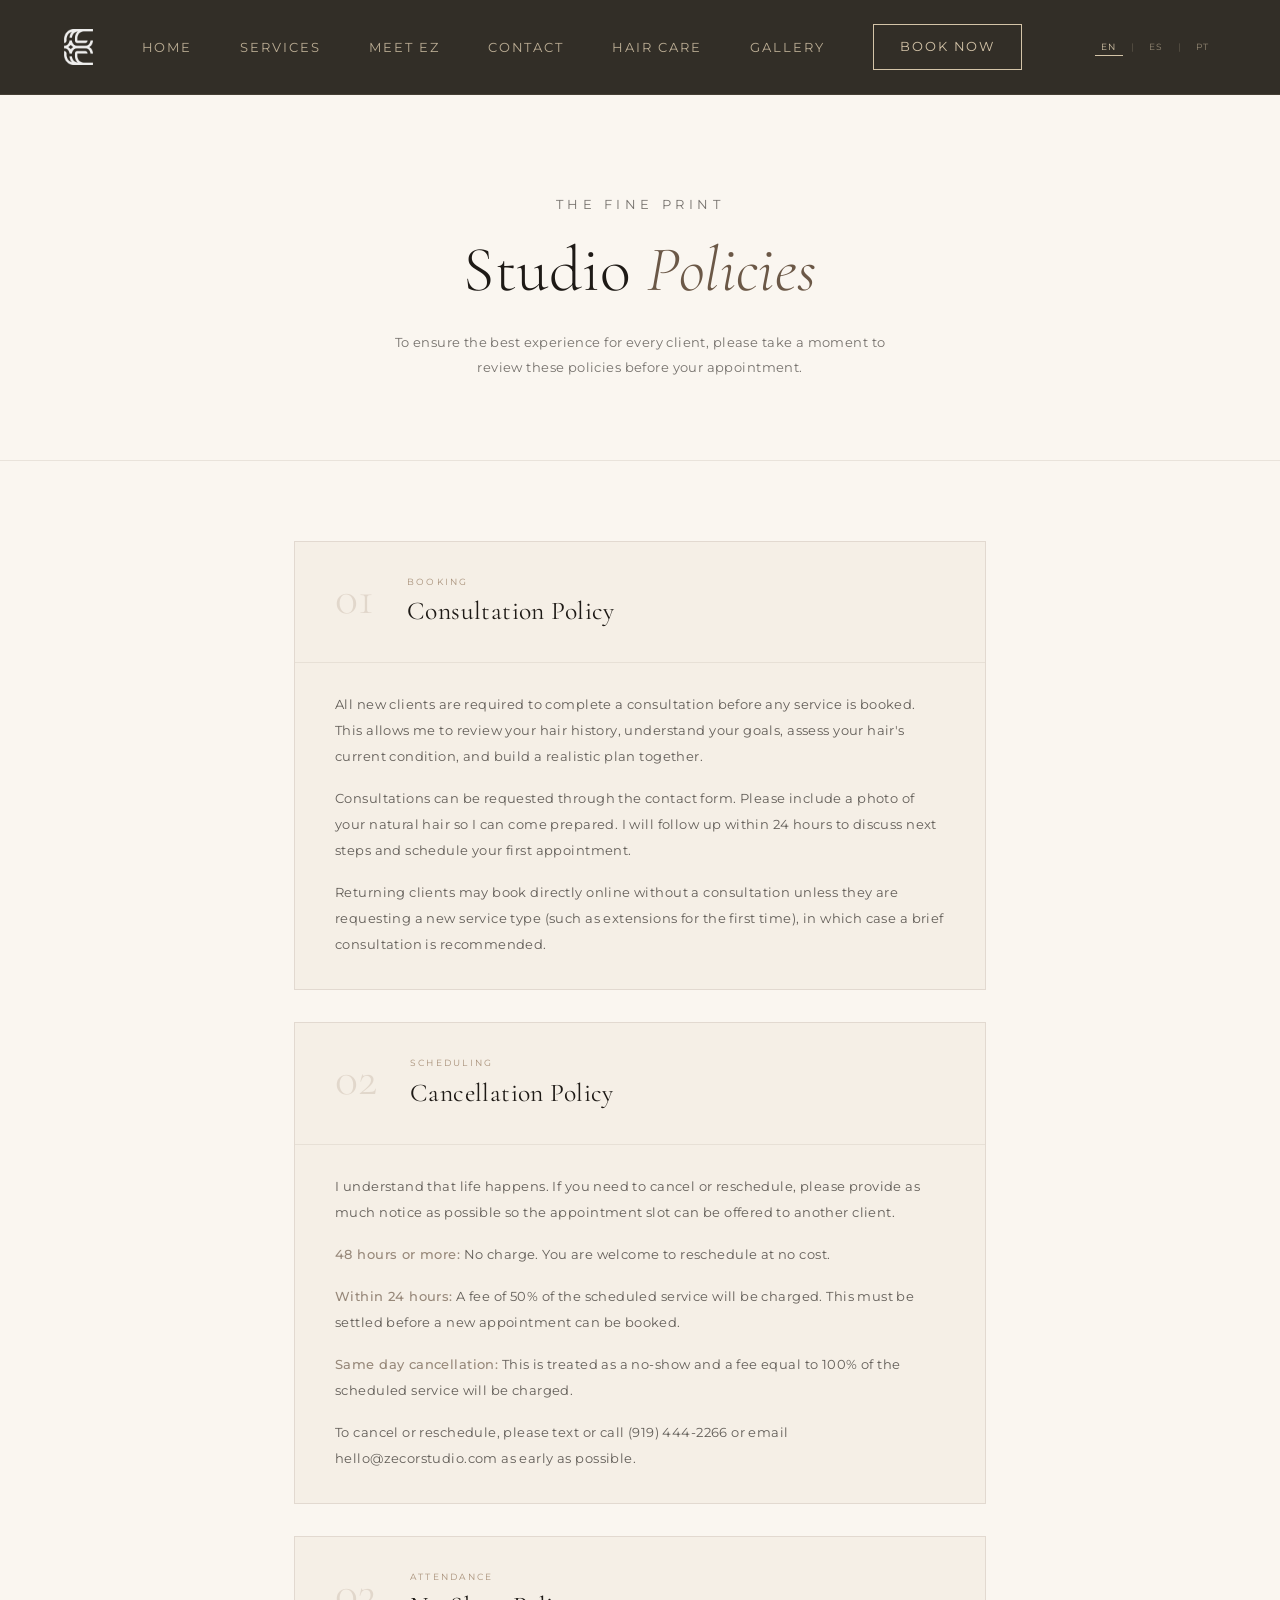
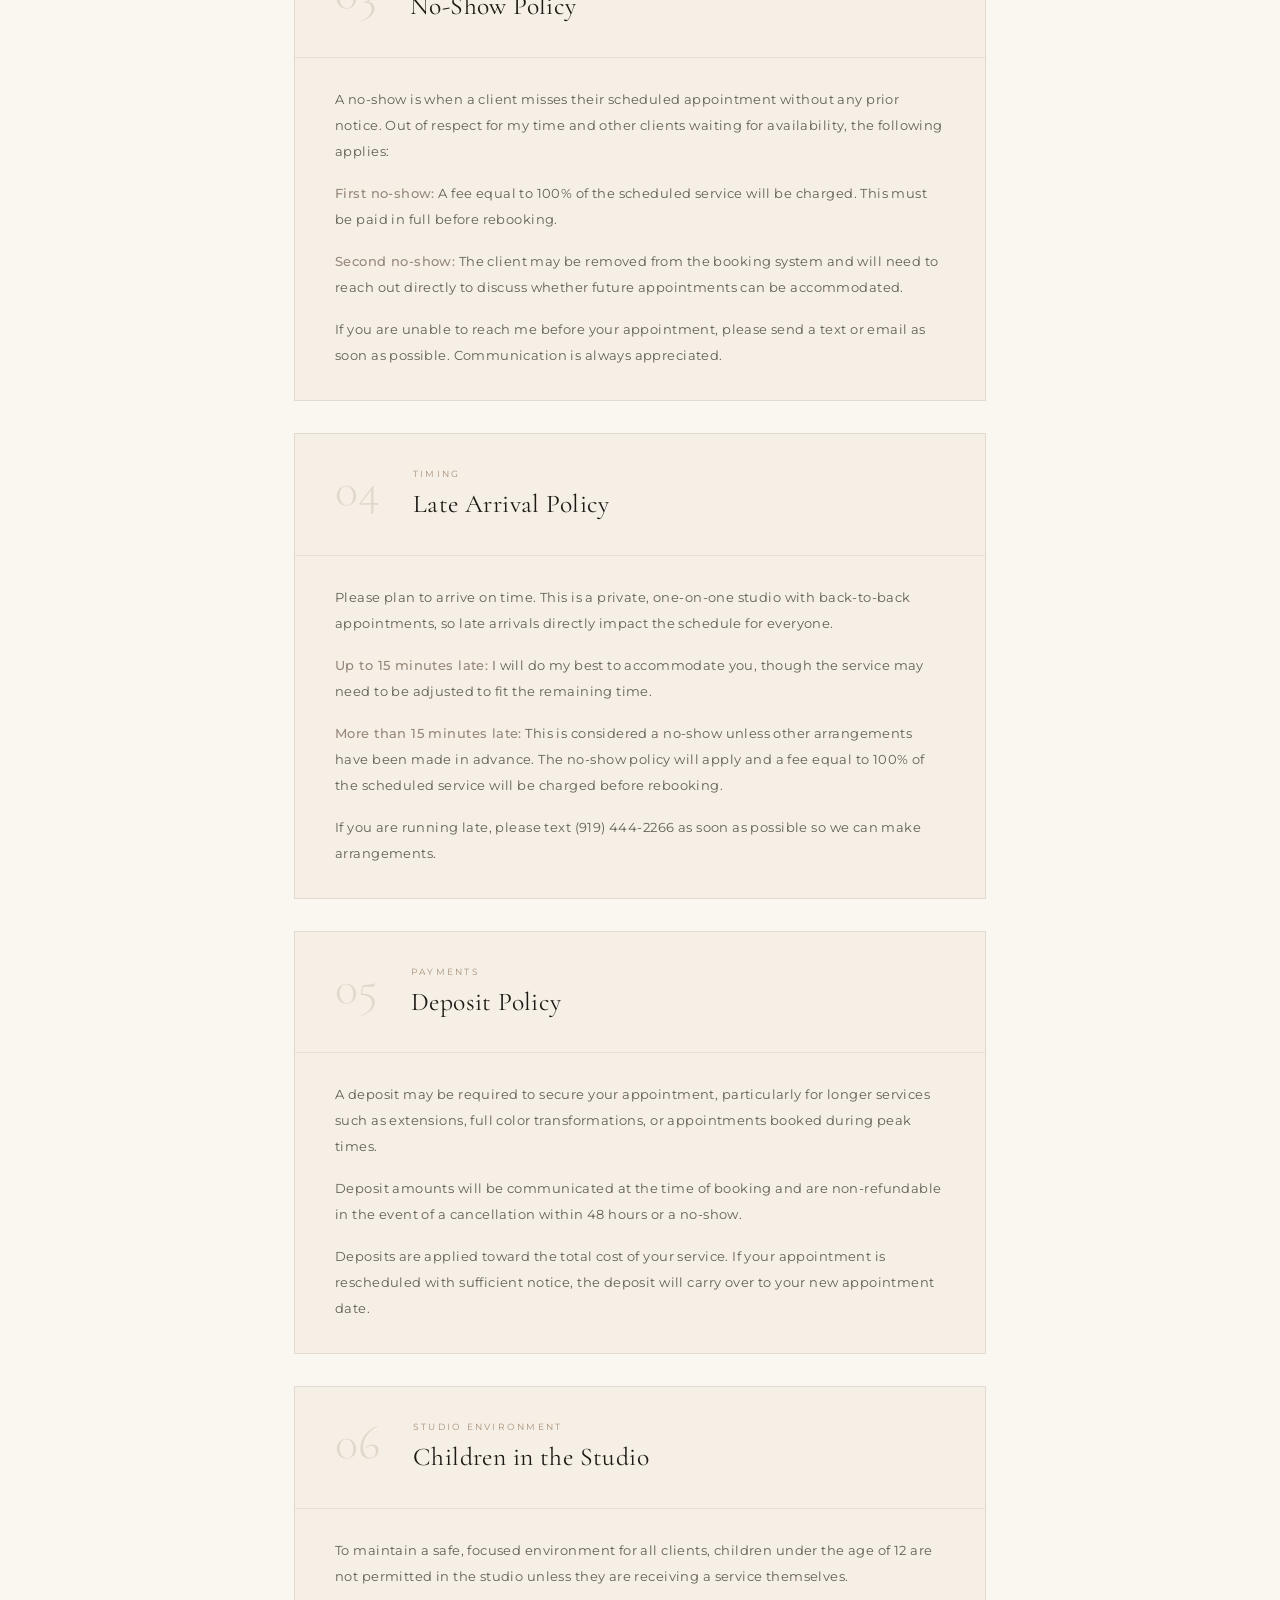
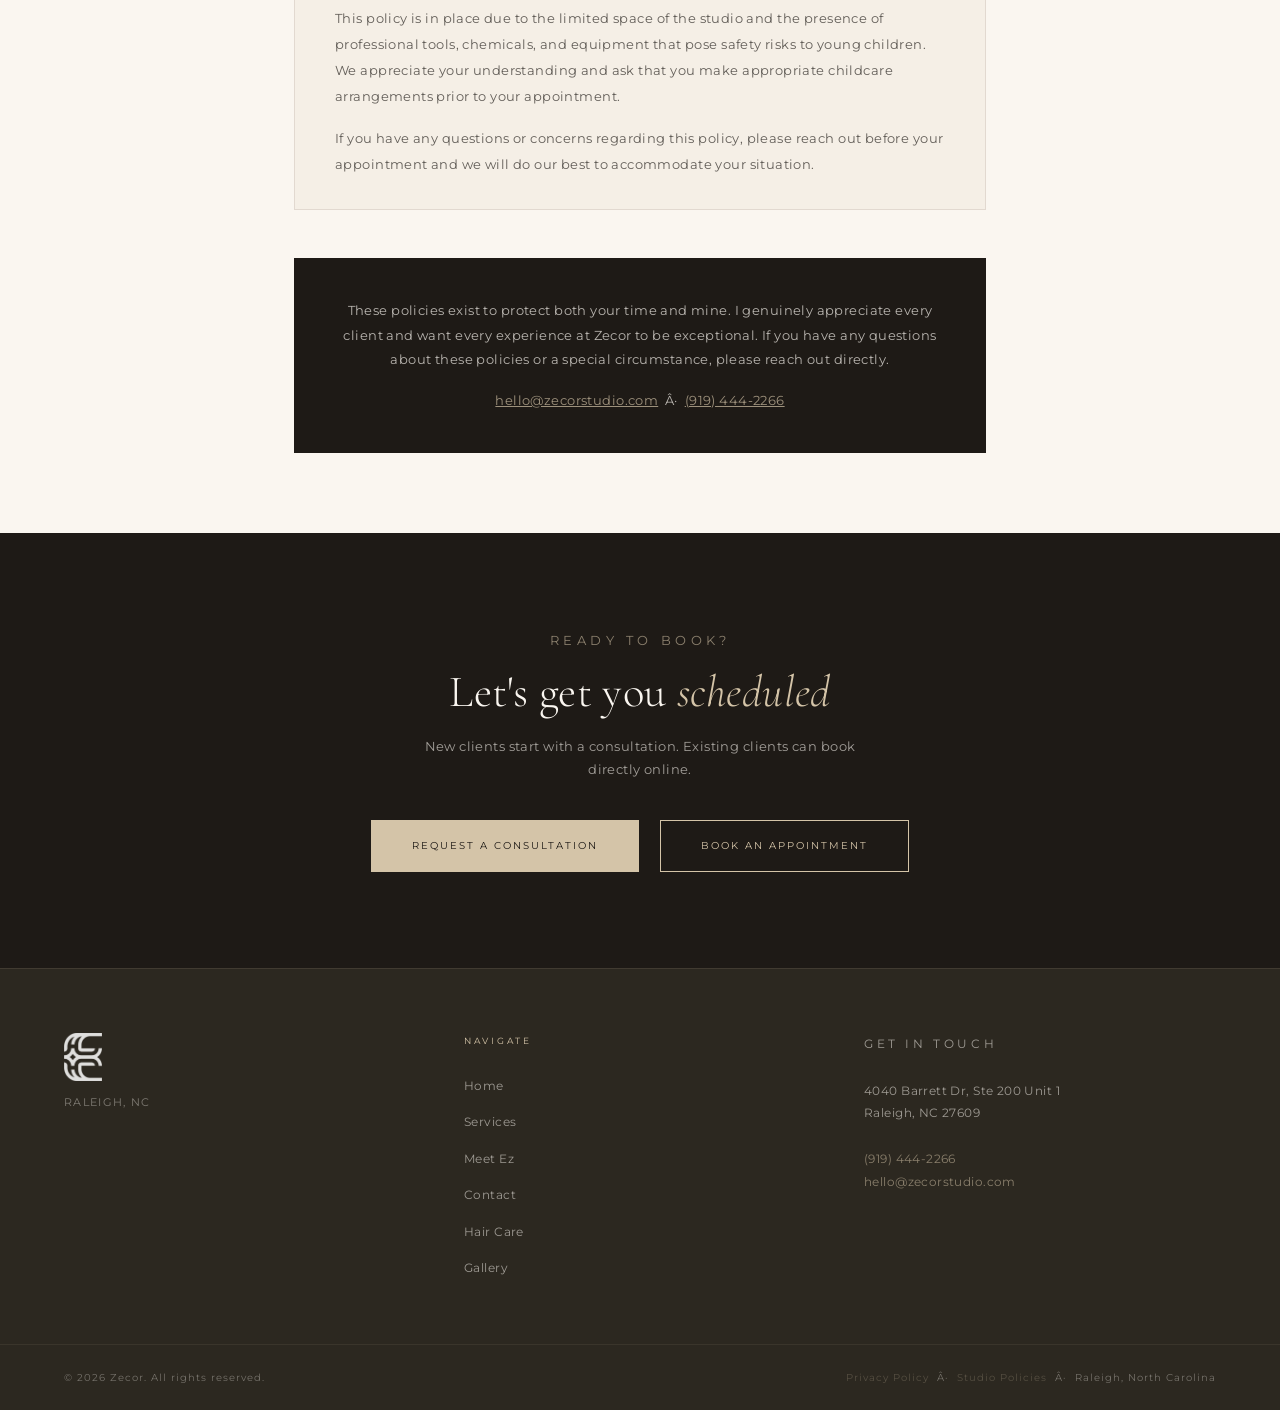
<file: policies.html>
<!DOCTYPE html>
<html lang="en">
<head>
  <!-- Google tag (gtag.js) -->
  <script async src="https://www.googletagmanager.com/gtag/js?id=G-77VZ4KRM6H"></script>
  <script>
    window.dataLayer = window.dataLayer || [];
    function gtag(){dataLayer.push(arguments);}
    gtag('js', new Date());
    gtag('config', 'G-77VZ4KRM6H');
  </script>

  <!-- Meta Pixel Code -->
  <script>
    !function(f,b,e,v,n,t,s)
    {if(f.fbq)return;n=f.fbq=function(){n.callMethod?
    n.callMethod.apply(n,arguments):n.queue.push(arguments)};
    if(!f._fbq)f._fbq=n;n.push=n;n.loaded=!0;n.version='2.0';
    n.queue=[];t=b.createElement(e);t.async=!0;
    t.src=v;s=b.getElementsByTagName(e)[0];
    s.parentNode.insertBefore(t,s)}(window, document,'script',
    'https://connect.facebook.net/en_US/fbevents.js');
    fbq('init', '2788321961541043');
    fbq('track', 'PageView');
  </script>
  <noscript><img height="1" width="1" style="display:none"
    src="https://www.facebook.com/tr?id=2788321961541043&ev=PageView&noscript=1"
  /></noscript>
  <!-- End Meta Pixel Code -->

  <meta charset="UTF-8" />
  <meta name="viewport" content="width=device-width, initial-scale=1.0" />
  <meta name="description" content="Zecor Studio Policies — cancellation, no-show, late arrival, deposit, and consultation policies." />
  <meta name="robots" content="index, follow" />
  <title>Studio Policies | Zecor</title>
  <link rel="canonical" href="https://www.zecorstudio.com/policies.html" />
  <link rel="preconnect" href="https://fonts.googleapis.com">
  <link rel="preconnect" href="https://fonts.gstatic.com" crossorigin>
  <link href="https://fonts.googleapis.com/css2?family=Cormorant+Garamond:ital,wght@0,300;0,400;0,500;1,300;1,400;1,500&family=Montserrat:wght@300;400;500;600&display=swap" rel="stylesheet">
  <style>
:root {
      --ink:     #1E1A16;
      --dark:    #2C2820;
      --earth:   #6B5847;
      --taupe:   #A8917A;
      --sand:    #D4C4A8;
      --ivory:   #F5EFE6;
      --cream:   #FAF6F0;
      --ff-display: 'Cormorant Garamond', Georgia, serif;
      --ff-body:    'Montserrat', sans-serif;
      --transition: 0.35s ease;
    }

    *, *::before, *::after { box-sizing: border-box; margin: 0; padding: 0; }
    html { scroll-behavior: smooth; }
    body {
      background: var(--cream);
      color: var(--ink);
      font-family: var(--ff-body);
      font-size: 14px;
      font-weight: 400;
      letter-spacing: 0.03em;
      line-height: 1.75;
      overflow-x: hidden;
    }
    a { color: inherit; text-decoration: none; }

    /* NAV */
    .nav {
      position: fixed; top: 0; left: 0; right: 0; z-index: 100;
      display: flex; align-items: center; justify-content: space-between;
      padding: 1.5rem 4rem;
      background: rgba(44,40,32,0.97);
      backdrop-filter: blur(8px);
      border-bottom: 1px solid rgba(200,184,154,0.12);
      transition: background var(--transition), padding var(--transition);
    }
    .nav.scrolled {
      background: rgba(44,40,32,0.97);
      backdrop-filter: blur(8px);
      padding: 1rem 4rem;
      border-bottom: 1px solid rgba(200,184,154,0.12);
    }
    .nav__logo { display: flex; align-items: center; }
    .nav__links { display: flex; gap: 3rem; list-style: none; }
    .nav__links a { font-size: 13px; letter-spacing: 0.15em; text-transform: uppercase; color: var(--sand); opacity: 0.85; transition: opacity var(--transition), color var(--transition); }
    .nav__links a:hover { opacity: 1; color: var(--taupe); }
    .nav__cta {
      font-size: 13px; letter-spacing: 0.15em; text-transform: uppercase;
      border: 1px solid var(--sand); color: var(--sand);
      padding: 0.65rem 1.6rem;
      transition: background var(--transition), color var(--transition), border-color var(--transition);
    }
    .nav__cta:hover { background: var(--sand); color: var(--dark); }

    /* HERO */
    .hero {
      height: 100vh; min-height: 700px;
      display: grid; grid-template-columns: 1fr 1fr;
    }
    .hero__image { position: relative; overflow: hidden; background: var(--dark); }
    .hero__photo { width: 100%; height: 100%; object-fit: cover; transition: transform 8s ease; }
    .hero__image:hover .hero__photo { transform: scale(1.04); }
    .hero__placeholder {
      width: 100%; height: 100%;
      display: flex; flex-direction: column; align-items: center; justify-content: center;
      gap: 1rem; background: var(--dark);
      color: var(--earth); font-size: 10px; letter-spacing: 0.2em; text-transform: uppercase;
    }
    .hero__placeholder svg { opacity: 0.4; }
    .hero__content {
      display: flex; flex-direction: column; justify-content: center;
      padding: 6rem 5rem 4rem 4rem;
      background: var(--cream); position: relative;
    }
    .hero__eyebrow { font-size: 10px; letter-spacing: 0.3em; text-transform: uppercase; color: var(--taupe); margin-bottom: 2rem; }
    .hero__headline {
      font-family: var(--ff-display);
      font-size: clamp(3rem, 4.5vw, 4.5rem);
      font-weight: 300; line-height: 1.1; color: var(--ink);
      margin-bottom: 2rem;
    }
    .hero__headline em { font-style: italic; color: var(--earth); display: block; }
    .hero__body { font-size: 13px; line-height: 1.9; color: var(--ink); opacity: 0.65; max-width: 340px; margin-bottom: 3rem; }
    .hero__actions { display: flex; gap: 1.5rem; align-items: center; }
    .hero__scroll {
      position: absolute; bottom: 2.5rem; right: 5rem;
      font-size: 9px; letter-spacing: 0.3em; text-transform: uppercase;
      color: var(--taupe); writing-mode: vertical-rl;
      display: flex; align-items: center; gap: 1rem;
    }
    .hero__scroll::before { content: ''; display: block; width: 1px; height: 40px; background: var(--sand); }

    /* BUTTONS */
    .btn-primary {
      font-family: var(--ff-body); font-size: 10px; letter-spacing: 0.2em;
      text-transform: uppercase; background: var(--ink); color: var(--cream);
      padding: 1rem 2.5rem; border: 1px solid var(--ink); cursor: pointer;
      transition: background var(--transition), color var(--transition);
      display: inline-block;
    }
    .btn-primary:hover { background: transparent; color: var(--ink); }
    .btn-ghost {
      font-family: var(--ff-body); font-size: 10px; letter-spacing: 0.2em;
      text-transform: uppercase; color: var(--ink); opacity: 0.55;
      display: inline-flex; align-items: center; gap: 0.5rem;
      transition: opacity var(--transition), color var(--transition);
      cursor: pointer; background: none; border: none;
    }
    .btn-ghost:hover { opacity: 1; color: var(--earth); }
    .btn-ghost::after { content: '→'; font-size: 14px; }

    /* MARQUEE */
    .marquee-strip { background: var(--ink); padding: 1rem 0; overflow: hidden; white-space: nowrap; }
    .marquee-track { display: inline-flex; animation: marquee 22s linear infinite; }
    .marquee-track span { font-size: 9px; letter-spacing: 0.3em; text-transform: uppercase; color: var(--sand); padding: 0 3rem; }
    .marquee-track .dot { color: var(--earth); padding: 0; opacity: 0.6; }
    @keyframes marquee { from { transform: translateX(0); } to { transform: translateX(-50%); } }

    /* PILLARS */
    .pillars-section { padding: 0; background: var(--ivory); }
    .pillars {
      display: grid; grid-template-columns: repeat(3, 1fr);
      border-top: 1px solid rgba(107,88,71,0.15);
    }
    .pillar { padding: 4rem; border-right: 1px solid rgba(107,88,71,0.15); }
    .pillar:last-child { border-right: none; }
    .pillar__number { font-family: var(--ff-display); font-size: 4rem; font-weight: 300; color: rgba(168,145,122,0.2); line-height: 1; margin-bottom: 1rem; }
    .pillar__title { font-family: var(--ff-display); font-size: 1.6rem; font-style: italic; color: var(--earth); margin-bottom: 0.75rem; }
    .pillar__body { font-size: 12px; line-height: 1.9; color: var(--ink); opacity: 0.6; }

    /* SERVICES */
    .section { padding: 7rem 4rem; }
    .section--mid { background: var(--cream); }
    .section--dark { background: var(--ivory); }
    .eyebrow { font-size: 9px; letter-spacing: 0.35em; text-transform: uppercase; color: var(--taupe); margin-bottom: 1.2rem; }
    .heading { font-family: var(--ff-display); font-size: clamp(2.2rem, 3.5vw, 3.2rem); font-weight: 300; line-height: 1.15; color: var(--ink); }
    .heading em { font-style: italic; color: var(--earth); }
    .services-intro { max-width: 800px; margin: 0 auto 4rem; text-align: center; }
    .services-grid { display: grid; grid-template-columns: repeat(3, 1fr); gap: 1.5px; background: var(--sand); }
    .service-card { position: relative; height: 520px; overflow: hidden; background: var(--dark); cursor: pointer; }
    .service-card__overlay {
      position: absolute; inset: 0;
      background: linear-gradient(to top, rgba(20,16,12,0.92) 0%, rgba(20,16,12,0.15) 55%, transparent 100%);
      display: flex; flex-direction: column; justify-content: flex-end;
      padding: 2.5rem 2rem;
      transition: background var(--transition);
    }
    .service-card:hover .service-card__overlay {
      background: linear-gradient(to top, rgba(20,16,12,0.97) 0%, rgba(20,16,12,0.5) 60%, rgba(20,16,12,0.1) 100%);
    }
    .service-card__label { font-size: 9px; letter-spacing: 0.3em; text-transform: uppercase; color: var(--sand); margin-bottom: 0.5rem; display: block; }
    .service-card__title { font-family: var(--ff-display); font-size: 1.5rem; color: var(--cream); margin-bottom: 0.5rem; }
    .service-card__desc { font-size: 11px; line-height: 1.8; color: var(--cream); opacity: 0; transform: translateY(8px); transition: opacity 0.4s ease, transform 0.4s ease; margin-bottom: 1.2rem; height: 4rem; overflow: hidden; }
    .service-card:hover .service-card__desc { opacity: 0.8; transform: translateY(0); }
    .service-card__link { font-size: 9px; letter-spacing: 0.25em; text-transform: uppercase; color: var(--sand); opacity: 0; transform: translateY(6px); transition: opacity 0.4s ease 0.05s, transform 0.4s ease 0.05s; display: inline-flex; align-items: center; gap: 0.5rem; background: none; border: none; cursor: pointer; padding: 0; }
    .service-card__link::after { content: '→'; }
    .service-card:hover .service-card__link { opacity: 1; transform: translateY(0); }

    /* card photo placeholders */
    .card-photo {
      position: absolute; inset: 0;
      display: flex; align-items: flex-end; justify-content: center;
      padding-bottom: 3rem;
      font-size: 9px; letter-spacing: 0.18em; text-transform: uppercase;
    }
    .card-photo--color    { background: linear-gradient(160deg, #3a2e28 0%, #1e1812 100%); }
    .card-photo--ext      { background: linear-gradient(160deg, #2a2420 0%, #1a1410 100%); }
    .card-photo--cuts     { background: linear-gradient(160deg, #322820 0%, #201810 100%); }

    /* TESTIMONIALS */
    .testimonials { text-align: center; }
    .stars { display: flex; justify-content: center; gap: 0.3rem; margin: 1.5rem 0 3.5rem; color: var(--taupe); font-size: 1rem; }
    .testimonials-grid { display: grid; grid-template-columns: repeat(3, 1fr); gap: 2px; background: rgba(107,88,71,0.12); }
    .testimonial { padding: 3rem 2.5rem; background: var(--ivory); text-align: left; }
    .testimonial__quote { font-family: var(--ff-display); font-size: 1.15rem; font-style: italic; font-weight: 300; line-height: 1.7; color: var(--ink); margin-bottom: 2rem; opacity: 0.85; }
    .testimonial__quote::before { content: '\201C'; font-size: 2.8rem; color: var(--taupe); line-height: 0; vertical-align: -0.45rem; margin-right: 0.15rem; opacity: 0.5; }
    .testimonial__author { font-size: 10px; letter-spacing: 0.2em; text-transform: uppercase; color: var(--earth); }

    /* ABOUT SPLIT */
    .about-split { display: grid; grid-template-columns: 1fr 1fr; min-height: 600px; }
    .about-split__image { overflow: hidden; background: var(--dark); display: flex; align-items: center; justify-content: center; color: var(--earth); font-size: 10px; letter-spacing: 0.2em; text-transform: uppercase; }
    .about-split__content { display: flex; flex-direction: column; justify-content: center; padding: 5rem; background: var(--cream); }
    .about-split__body { font-size: 13px; line-height: 2; color: var(--ink); opacity: 0.65; margin-bottom: 2.5rem; max-width: 380px; }

    /* CTA STRIP */
    .cta-strip { text-align: center; padding: 6rem 4rem; background: var(--ink); border-top: none; }
    .cta-strip .eyebrow { color: var(--sand); }
    .cta-strip .heading { color: var(--cream); }
    .cta-strip .heading em { color: var(--sand); }
    .cta-strip p { font-size: 13px; color: var(--cream); opacity: 0.6; margin-bottom: 2.5rem; max-width: 480px; margin-left: auto; margin-right: auto; }
    .cta-strip .btn-primary { background: var(--sand); color: var(--ink); border-color: var(--sand); }
    .cta-strip .btn-primary:hover { background: transparent; color: var(--sand); }

    /* FOOTER */
    .footer-grid {
      background: var(--dark); border-top: 1px solid rgba(212,196,168,0.12);
      padding: 4rem; display: grid; grid-template-columns: 1fr 1fr 1fr; gap: 3rem;
    }
    .footer__logo { font-family: var(--ff-display); font-size: 1.8rem; font-weight: 300; margin-bottom: 0.75rem; color: var(--cream); }
    .footer__tagline { font-size: 11px; letter-spacing: 0.12em; opacity: 0.4; text-transform: uppercase; color: var(--cream); }
    .footer__head { font-size: 9px; letter-spacing: 0.3em; text-transform: uppercase; color: var(--sand); margin-bottom: 1.5rem; }
    .footer__links { list-style: none; display: flex; flex-direction: column; gap: 0.75rem; }
    .footer__links a { font-size: 12px; color: var(--cream); opacity: 0.55; transition: opacity var(--transition), color var(--transition); }
    .footer__links a:hover { opacity: 1; color: var(--sand); }
    .footer__contact p { font-size: 12px; color: var(--cream); opacity: 0.55; line-height: 1.9; }
    .footer__contact a { color: var(--sand); opacity: 1; }
    .footer-bottom {
      background: var(--dark); border-top: 1px solid rgba(212,196,168,0.08);
      padding: 1.5rem 4rem; display: flex; justify-content: space-between; align-items: center;
    }
    .footer-bottom p { font-size: 10px; letter-spacing: 0.1em; color: var(--cream); opacity: 0.35; }

    /* REVEAL */
    [data-reveal] { opacity: 0; transform: translateY(28px); transition: opacity 0.75s ease, transform 0.75s ease; }
    [data-reveal].revealed { opacity: 1; transform: translateY(0); }
    [data-reveal-delay="1"] { transition-delay: 0.12s; }
    [data-reveal-delay="2"] { transition-delay: 0.24s; }



    /* HAMBURGER + MOBILE MENU */
    .nav__hamburger {
      display: none;
      flex-direction: column;
      justify-content: center;
      gap: 5px;
      background: none;
      border: none;
      cursor: pointer;
      padding: 4px;
      margin-left: 1rem;
      z-index: 100;
    }
    .nav__hamburger span {
      display: block;
      width: 22px;
      height: 1.5px;
      background: var(--sand);
    }
    .mobile-menu {
      position: fixed;
      inset: 0;
      background: rgba(28,22,18,0.98);
      z-index: 9999;
      display: flex;
      flex-direction: column;
      align-items: center;
      justify-content: center;
      gap: 2rem;
      opacity: 0;
      pointer-events: none;
      transition: opacity 0.35s ease;
    }
    .mobile-menu.open {
      opacity: 1;
      pointer-events: all;
    }
    .mobile-menu a {
      font-family: 'Cormorant Garamond', Georgia, serif;
      font-size: 2.2rem;
      font-weight: 300;
      color: var(--cream);
      text-decoration: none;
      letter-spacing: 0.05em;
      opacity: 0.85;
      transition: opacity 0.2s;
    }
    .mobile-menu a:hover { opacity: 1; }
    .mobile-menu__close {
      position: absolute;
      top: 2rem;
      right: 2rem;
      background: none;
      border: none;
      color: var(--sand);
      font-size: 1.8rem;
      cursor: pointer;
      opacity: 0.7;
      line-height: 1;
    }

    /* SERVICE CARD SCROLL/HOVER REVEAL */
    .service-card.in-view .service-card__desc,
    .service-card:hover .service-card__desc { opacity: 0.8; transform: translateY(0); }
    .service-card.in-view .service-card__link,
    .service-card:hover .service-card__link { opacity: 1; transform: translateY(0); }

    @media (max-width: 900px) {
      .hero { grid-template-columns: 1fr; height: auto; }
      .hero__image { height: 60vw; min-height: 280px; }
      .hero__content { padding: 3rem 2rem 4rem; }
      .hero__scroll { display: none; }
      .nav { padding: 1.25rem 2rem; }
      .nav__links, .nav__cta { display: none; }
      .nav__hamburger { display: flex; }
      .pillars { grid-template-columns: 1fr; }
      .pillar { border-right: none; border-bottom: 1px solid rgba(200,184,154,0.15); }
      .services-grid { grid-template-columns: 1fr 1fr; }
      .testimonials-grid { grid-template-columns: 1fr; }
      .about-split { grid-template-columns: 1fr; }
      .footer-grid { grid-template-columns: 1fr; padding: 3rem 2rem; }
      .footer-bottom { flex-direction: column; gap: 0.5rem; padding: 1.5rem 2rem; }
      .section { padding: 4rem 2rem; }
    }
    @media (max-width: 600px) {
      .services-grid { grid-template-columns: 1fr; }
    }
    @media (prefers-reduced-motion: reduce) {
      .marquee-track { animation: none; }
      * { transition: none !important; }
    }

    .nav__logo { display: flex; align-items: center; text-decoration: none; }
    .nav__logo-img { display: block; height: 36px; width: auto; filter: invert(1); opacity: 0.92; transition: opacity 0.3s ease; }
    .nav__logo-img:hover { opacity: 1; }
    .footer__logo-img { display: block; height: 48px; width: auto; filter: invert(1) brightness(2); opacity: 0.85; }


    [data-reveal] { opacity:0; transform:translateY(28px); transition:opacity 0.75s ease, transform 0.75s ease; }
    [data-reveal].revealed { opacity:1; transform:translateY(0); }

    .page-hero {
      padding: 12rem 4rem 5rem;
      background: var(--cream);
      text-align: center;
      border-bottom: 1px solid rgba(107,88,71,0.12);
    }
    .page-hero .eyebrow { margin-bottom: 1rem; }
    .page-hero .heading { font-size: clamp(2.8rem, 5vw, 4.5rem); max-width: 700px; margin: 0 auto 1.5rem; }
    .page-hero > p { font-size: 13px; opacity: 0.6; max-width: 520px; margin: 0 auto; color: var(--ink); line-height: 1.9; }

    .policies-wrap {
      max-width: 820px;
      margin: 0 auto;
      padding: 5rem 4rem;
      background: var(--cream);
    }

    .policy-card {
      border: 1px solid rgba(107,88,71,0.14);
      margin-bottom: 2rem;
      background: var(--ivory);
    }

    .policy-card__header {
      padding: 2rem 2.5rem 1.5rem;
      border-bottom: 1px solid rgba(107,88,71,0.1);
      display: flex;
      align-items: flex-start;
      gap: 2rem;
    }

    .policy-card__number {
      font-family: 'Cormorant Garamond', Georgia, serif;
      font-size: 3rem;
      font-weight: 300;
      color: rgba(168,145,122,0.25);
      line-height: 1;
      flex-shrink: 0;
    }

    .policy-card__title {
      font-family: 'Cormorant Garamond', Georgia, serif;
      font-size: 1.6rem;
      font-weight: 400;
      color: var(--ink);
      margin-bottom: 0.25rem;
    }

    .policy-card__subtitle {
      font-family: 'Montserrat', sans-serif;
      font-size: 9px;
      letter-spacing: 0.25em;
      text-transform: uppercase;
      color: var(--taupe);
    }

    .policy-card__body {
      padding: 1.75rem 2.5rem 2rem;
    }

    .policy-card__body p {
      font-family: 'Montserrat', sans-serif;
      font-size: 13px;
      line-height: 2;
      color: var(--ink);
      opacity: 0.68;
      margin-bottom: 1rem;
    }

    .policy-card__body p:last-child { margin-bottom: 0; }

    .policy-card__body strong {
      font-weight: 500;
      color: var(--earth);
      opacity: 1;
    }

    .policy-note {
      background: var(--ink);
      padding: 2.5rem;
      margin-top: 3rem;
      text-align: center;
    }

    .policy-note p {
      font-family: 'Montserrat', sans-serif;
      font-size: 13px;
      line-height: 1.9;
      color: var(--cream);
      opacity: 0.7;
      margin-bottom: 1rem;
    }

    .policy-note p:last-child { margin-bottom: 0; }

    .policy-note a {
      color: var(--sand);
      text-decoration: underline;
    }

    .nav__hamburger {
      display: none;
      flex-direction: column;
      justify-content: center;
      gap: 5px;
      background: none;
      border: none;
      cursor: pointer;
      padding: 4px;
      margin-left: 1rem;
    }
    .nav__hamburger span {
      display: block;
      width: 22px;
      height: 1.5px;
      background: var(--sand);
    }
    .mobile-menu {
      position: fixed;
      inset: 0;
      background: rgba(28,22,18,0.98);
      z-index: 9999;
      display: flex;
      flex-direction: column;
      align-items: center;
      justify-content: center;
      gap: 2rem;
      opacity: 0;
      pointer-events: none;
      transition: opacity 0.35s ease;
    }
    .mobile-menu.open { opacity: 1; pointer-events: all; }
    .mobile-menu a {
      font-family: 'Cormorant Garamond', Georgia, serif;
      font-size: 2.2rem;
      font-weight: 300;
      color: var(--cream);
      text-decoration: none;
      opacity: 0.85;
    }
    .mobile-menu__close {
      position: absolute;
      top: 2rem;
      right: 2rem;
      background: none;
      border: none;
      color: var(--sand);
      font-size: 1.8rem;
      cursor: pointer;
      opacity: 0.7;
    }
    .cta-strip {
      text-align: center; padding: 6rem 4rem; background: var(--ink);
    }
    .cta-strip .eyebrow { color: var(--sand); margin-bottom: 1rem; }
    .cta-strip .heading { color: var(--cream); margin-bottom: 1rem; }
    .cta-strip .heading em { color: var(--sand); font-style: italic; }
    .cta-strip > p { font-family: 'Montserrat', sans-serif; font-size: 13px; color: var(--cream); opacity: 0.6; margin-bottom: 2.5rem; max-width: 480px; margin-left: auto; margin-right: auto; }
    .cta-btn { display: inline-block; font-family: 'Montserrat', sans-serif; font-size: 10px; letter-spacing: 0.2em; text-transform: uppercase; background: var(--sand); color: var(--ink); padding: 1rem 2.5rem; border: 1px solid var(--sand); text-decoration: none; transition: background 0.3s ease, color 0.3s ease; margin: 0 0.5rem; }
    .cta-btn:hover { background: transparent; color: var(--sand); }
    @media (max-width: 900px) {
      .nav__hamburger { display: flex; }
      .nav__links, .nav__cta { display: none !important; }
      .page-hero { padding: 10rem 2rem 4rem; }
      .policies-wrap { padding: 3rem 2rem; }
      .policy-card__header { padding: 1.5rem 1.5rem 1rem; gap: 1rem; }
      .policy-card__body { padding: 1.25rem 1.5rem 1.5rem; }
      .policy-note { padding: 2rem; }
      .footer-grid { grid-template-columns: 1fr; padding: 3rem 2rem; }
      .footer-bottom { flex-direction: column; gap: 0.5rem; padding: 1.5rem 2rem; text-align: center; }
      .cta-strip { padding: 4rem 2rem; }
    }
  
    .lang-switcher { display:flex; align-items:center; gap:0.5rem; margin-left:1.5rem; }
    .lang-btn { font-family:'Montserrat',sans-serif; font-size:9px; letter-spacing:0.15em; text-transform:uppercase; color:var(--sand); opacity:0.6; background:none; border:none; cursor:pointer; padding:0.2rem 0.4rem; transition:opacity 0.2s; }
    .lang-btn:hover, .lang-btn.active { opacity:1; }
    .lang-btn.active { border-bottom:1px solid var(--sand); }
    .lang-divider { color:var(--sand); opacity:0.3; font-size:9px; }
  </style>
</head>
<body data-page="policies">

  <nav class="nav" id="nav">
    <a href="index.html" class="nav__logo">
      <img src="images/logo.png" alt="Zecor" class="nav__logo-img" />
    </a>
    <ul class="nav__links">
      <li><a href="index.html">Home</a></li>
      <li><a href="services.html">Services</a></li>
      <li><a href="about.html">Meet Ez</a></li>
      <li><a href="contact.html">Contact</a></li>
      <li><a href="haircare.html">Hair Care</a></li>
      <li><a href="gallery.html">Gallery</a></li>
    </ul>
    <a href="https://book.squareup.com/appointments/rt3pqesdcod89x/location/LMBRDJYVNBJ9A/services" class="nav__cta" target="_blank" rel="noopener">Book Now</a>
        <div class="lang-switcher">
      <button class="lang-btn active" onclick="setLang('en')">EN</button>
      <span class="lang-divider">|</span>
      <button class="lang-btn" onclick="setLang('es')">ES</button>
      <span class="lang-divider">|</span>
      <button class="lang-btn" onclick="setLang('pt')">PT</button>
    </div>
    <button class="nav__hamburger" aria-label="Open menu">
      <span></span><span></span><span></span>
    </button>
  </nav>

  <div class="mobile-menu" role="dialog" aria-modal="true">
    <button class="mobile-menu__close" aria-label="Close menu">&#x2715;</button>
    <a href="index.html">Home</a>
    <a href="services.html">Services</a>
    <a href="about.html">Meet Ez</a>
    <a href="contact.html">Contact</a>
    <a href="haircare.html">Hair Care</a>
    <a href="gallery.html">Gallery</a>
    <a href="https://book.squareup.com/appointments/rt3pqesdcod89x/location/LMBRDJYVNBJ9A/services" target="_blank" rel="noopener" style="color:var(--sand);">Book Now</a>
  </div>

  <div class="page-hero">
    <p class="eyebrow" data-i18n="pol_eyebrow">The Fine Print</p>
    <h1 class="heading"><span data-i18n="pol_h1">Studio</span> <em data-i18n="pol_em">Policies</em></h1>
    <p><span data-i18n="pol_hero_body">To ensure the best experience for every client, please take a moment to review these policies before your appointment.</span></p>
  </div>

  <div class="policies-wrap">

    <div class="policy-card" data-reveal>
      <div class="policy-card__header">
        <div class="policy-card__number">01</div>
        <div>
          <p class="policy-card__subtitle" data-i18n="pol_01_sub">Booking</p>
          <h2 class="policy-card__title" data-i18n="pol_01_title">Consultation Policy</h2>
        </div>
      </div>
      <div class="policy-card__body">
        <p data-i18n="pol_01_p1">All new clients are required to complete a consultation before any service is booked. This allows me to review your hair history, understand your goals, assess your hair's current condition, and build a realistic plan together.</p>
        <p><span data-i18n="pol_01_p2">Consultations can be requested through the contact form. Please include a photo of your natural hair so I can come prepared. I will follow up within 24 hours to discuss next steps and schedule your first appointment.</span></p>
        <p data-i18n="pol_01_p3">Returning clients may book directly online without a consultation unless they are requesting a new service type (such as extensions for the first time), in which case a brief consultation is recommended.</p>
      </div>
    </div>

    <div class="policy-card" data-reveal>
      <div class="policy-card__header">
        <div class="policy-card__number">02</div>
        <div>
          <p class="policy-card__subtitle" data-i18n="pol_02_sub">Scheduling</p>
          <h2 class="policy-card__title" data-i18n="pol_02_title">Cancellation Policy</h2>
        </div>
      </div>
      <div class="policy-card__body">
        <p data-i18n="pol_02_p1">I understand that life happens. If you need to cancel or reschedule, please provide as much notice as possible so the appointment slot can be offered to another client.</p>
        <p><strong data-i18n="pol_02_48">48 hours or more:</strong> <span data-i18n="pol_02_48b">No charge. You are welcome to reschedule at no cost.</span></p>
        <p><strong data-i18n="pol_02_24">Within 24 hours:</strong> <span data-i18n="pol_02_24b">A fee of 50% of the scheduled service will be charged. This must be settled before a new appointment can be booked.</span></p>
        <p><strong data-i18n="pol_02_sd">Same day cancellation:</strong> <span data-i18n="pol_02_sdb">This is treated as a no-show and a fee equal to 100% of the scheduled service will be charged.</span></p>
        <p data-i18n="pol_02_p2">To cancel or reschedule, please text or call (919) 444-2266 or email hello@zecorstudio.com as early as possible.</p>
      </div>
    </div>

    <div class="policy-card" data-reveal>
      <div class="policy-card__header">
        <div class="policy-card__number">03</div>
        <div>
          <p class="policy-card__subtitle" data-i18n="pol_03_sub">Attendance</p>
          <h2 class="policy-card__title" data-i18n="pol_03_title">No-Show Policy</h2>
        </div>
      </div>
      <div class="policy-card__body">
        <p data-i18n="pol_03_p1">A no-show is when a client misses their scheduled appointment without any prior notice. Out of respect for my time and other clients waiting for availability, the following applies:</p>
        <p><strong data-i18n="pol_03_first">First no-show:</strong> <span data-i18n="pol_03_firstb">A fee equal to 100% of the scheduled service will be charged. This must be paid in full before rebooking.</span></p>
        <p><strong data-i18n="pol_03_second">Second no-show:</strong> <span data-i18n="pol_03_secondb">The client may be removed from the booking system and will need to reach out directly to discuss whether future appointments can be accommodated.</span></p>
        <p data-i18n="pol_03_p2">If you are unable to reach me before your appointment, please send a text or email as soon as possible. Communication is always appreciated.</p>
      </div>
    </div>

    <div class="policy-card" data-reveal>
      <div class="policy-card__header">
        <div class="policy-card__number">04</div>
        <div>
          <p class="policy-card__subtitle" data-i18n="pol_04_sub">Timing</p>
          <h2 class="policy-card__title" data-i18n="pol_04_title">Late Arrival Policy</h2>
        </div>
      </div>
      <div class="policy-card__body">
        <p data-i18n="pol_04_p1">Please plan to arrive on time. This is a private, one-on-one studio with back-to-back appointments, so late arrivals directly impact the schedule for everyone.</p>
        <p><strong data-i18n="pol_04_15">Up to 15 minutes late:</strong> <span data-i18n="pol_04_15b">I will do my best to accommodate you, though the service may need to be adjusted to fit the remaining time.</span></p>
        <p><strong data-i18n="pol_04_over">More than 15 minutes late:</strong> <span data-i18n="pol_04_overb">This is considered a no-show unless other arrangements have been made in advance. The no-show policy will apply and a fee equal to 100% of the scheduled service will be charged before rebooking.</span></p>
        <p data-i18n="pol_04_p2">If you are running late, please text (919) 444-2266 as soon as possible so we can make arrangements.</p>
      </div>
    </div>

    <div class="policy-card" data-reveal>
      <div class="policy-card__header">
        <div class="policy-card__number">05</div>
        <div>
          <p class="policy-card__subtitle" data-i18n="pol_05_sub">Payments</p>
          <h2 class="policy-card__title" data-i18n="pol_05_title">Deposit Policy</h2>
        </div>
      </div>
      <div class="policy-card__body">
        <p data-i18n="pol_05_p1">A deposit may be required to secure your appointment, particularly for longer services such as extensions, full color transformations, or appointments booked during peak times.</p>
        <p data-i18n="pol_05_p2">Deposit amounts will be communicated at the time of booking and are non-refundable in the event of a cancellation within 48 hours or a no-show.</p>
        <p data-i18n="pol_05_p3">Deposits are applied toward the total cost of your service. If your appointment is rescheduled with sufficient notice, the deposit will carry over to your new appointment date.</p>
      </div>
    </div>


    <div class="policy-card" data-reveal>
      <div class="policy-card__header">
        <div class="policy-card__number">06</div>
        <div>
          <p class="policy-card__subtitle" data-i18n="pol_06_sub">Studio Environment</p>
          <h2 class="policy-card__title" data-i18n="pol_06_title">Children in the Studio</h2>
        </div>
      </div>
      <div class="policy-card__body">
        <p data-i18n="pol_06_p1">To maintain a safe, focused environment for all clients, children under the age of 12 are not permitted in the studio unless they are receiving a service themselves.</p>
        <p data-i18n="pol_06_p2">This policy is in place due to the limited space of the studio and the presence of professional tools, chemicals, and equipment that pose safety risks to young children. We appreciate your understanding and ask that you make appropriate childcare arrangements prior to your appointment.</p>
        <p data-i18n="pol_06_p3">If you have any questions or concerns regarding this policy, please reach out before your appointment and we will do our best to accommodate your situation.</p>
      </div>
    </div>

        <div class="policy-note" data-reveal>
      <p data-i18n="pol_note_p1">These policies exist to protect both your time and mine. I genuinely appreciate every client and want every experience at Zecor to be exceptional. If you have any questions about these policies or a special circumstance, please reach out directly.</p>
      <p><a href="mailto:hello@zecorstudio.com">hello@zecorstudio.com</a> &nbsp;·&nbsp; <a href="tel:9194442266">(919) 444-2266</a></p>
    </div>

  </div>

  <section class="cta-strip">
    <p class="eyebrow" data-i18n="pol_cta_eyebrow">Ready to Book?</p>
    <h2 class="heading">Let's get you <em><em data-i18n="pol_cta_em">scheduled</em></em></h2>
    <p><span data-i18n="pol_cta_body">New clients start with a consultation. Existing clients can book directly online.</span></p>
    <a href="contact.html" class="cta-btn"><span data-i18n="pol_cta_btn1">Request a Consultation</span></a>
    <a href="https://book.squareup.com/appointments/rt3pqesdcod89x/location/LMBRDJYVNBJ9A/services" class="cta-btn" style="background:transparent;color:var(--sand);border-color:var(--sand);" target="_blank" rel="noopener"><span data-i18n="pol_cta_btn2">Book an Appointment</span></a>
  </section>

  <div class="footer-grid">
    <div>
      <div class="footer__logo">
        <img src="images/logo.png" alt="Zecor" class="footer__logo-img" />
      </div>
      <p class="footer__tagline">Raleigh, NC</p>
    </div>
    <div>
      <p class="footer__head">Navigate</p>
      <ul class="footer__links">
        <li><a href="index.html">Home</a></li>
        <li><a href="services.html">Services</a></li>
        <li><a href="about.html">Meet Ez</a></li>
        <li><a href="contact.html">Contact</a></li>
        <li><a href="haircare.html">Hair Care</a></li>
        <li><a href="gallery.html">Gallery</a></li>
      </ul>
    </div>
    <div class="footer__contact">
      <p class="footer__head">Get in Touch</p>
      <p style="color:var(--cream);opacity:0.55;font-size:12px;line-height:1.9;">
        4040 Barrett Dr, Ste 200 Unit 1<br>
        Raleigh, NC 27609<br><br>
        <a href="tel:9194442266" style="color:var(--sand);">(919) 444-2266</a><br>
        <a href="mailto:hello@zecorstudio.com" style="color:var(--sand);">hello@zecorstudio.com</a>
      </p>
    </div>
  </div>
  <div class="footer-bottom">
    <p>&copy; 2026 Zecor. All rights reserved.</p>
    <p><a href="privacy.html" style="color:var(--sand);text-decoration:none;opacity:0.7;">Privacy Policy</a> &nbsp;·&nbsp; <a href="policies.html" style="color:var(--sand);text-decoration:none;opacity:0.7;">Studio Policies</a> &nbsp;·&nbsp; Raleigh, North Carolina</p>
  </div>

  <script src="js/main.js"></script>
  <script>
    var nav = document.getElementById('nav');
    window.addEventListener('scroll', function() { nav.classList.toggle('scrolled', window.scrollY > 60); });
    var revealEls = document.querySelectorAll('[data-reveal]');
    var obs = new IntersectionObserver(function(entries) {
      entries.forEach(function(e) { if(e.isIntersecting){e.target.classList.add('revealed');obs.unobserve(e.target);} });
    }, {threshold:0.1});
    revealEls.forEach(function(el){obs.observe(el);});
    var hamburger = document.querySelector('.nav__hamburger');
    var mobileMenu = document.querySelector('.mobile-menu');
    var closeBtn = document.querySelector('.mobile-menu__close');
    if (hamburger) hamburger.addEventListener('click', function() { mobileMenu.classList.add('open'); document.body.style.overflow='hidden'; });
    if (closeBtn) closeBtn.addEventListener('click', function() { mobileMenu.classList.remove('open'); document.body.style.overflow=''; });
    document.querySelectorAll('.mobile-menu a').forEach(function(a) { a.addEventListener('click', function() { mobileMenu.classList.remove('open'); document.body.style.overflow=''; }); });
  </script>
  <script>
    (function() {
      var hamburger = document.querySelector('.nav__hamburger');
      var mobileMenu = document.querySelector('.mobile-menu');
      var closeBtn = document.querySelector('.mobile-menu__close');
      if (hamburger && mobileMenu) {
        hamburger.addEventListener('click', function() { mobileMenu.classList.add('open'); document.body.style.overflow='hidden'; });
        if (closeBtn) closeBtn.addEventListener('click', function() { mobileMenu.classList.remove('open'); document.body.style.overflow=''; });
        document.querySelectorAll('.mobile-menu a').forEach(function(a) { a.addEventListener('click', function() { mobileMenu.classList.remove('open'); document.body.style.overflow=''; }); });
      }
    })();
  </script>
  <script src="js/i18n.js"></script>
  <script>
    var _lang = localStorage.getItem('zecor_lang') || 'en';
    function setLang(lang) {
      _lang = lang;
      localStorage.setItem('zecor_lang', lang);
      var tr = EZ_TRANSLATIONS[lang];
      document.querySelectorAll('[data-i18n]').forEach(function(el) {
        var k = el.getAttribute('data-i18n');
        if (tr && tr[k] !== undefined) el.textContent = tr[k];
      });
      document.querySelectorAll('.lang-btn').forEach(function(b) {
        b.classList.toggle('active', b.textContent.toLowerCase() === lang);
      });
      document.documentElement.lang = lang==='pt'?'pt-BR':lang==='es'?'es-419':'en';
    }
    setLang(_lang);
  </script>
</body>
</html>
</file>
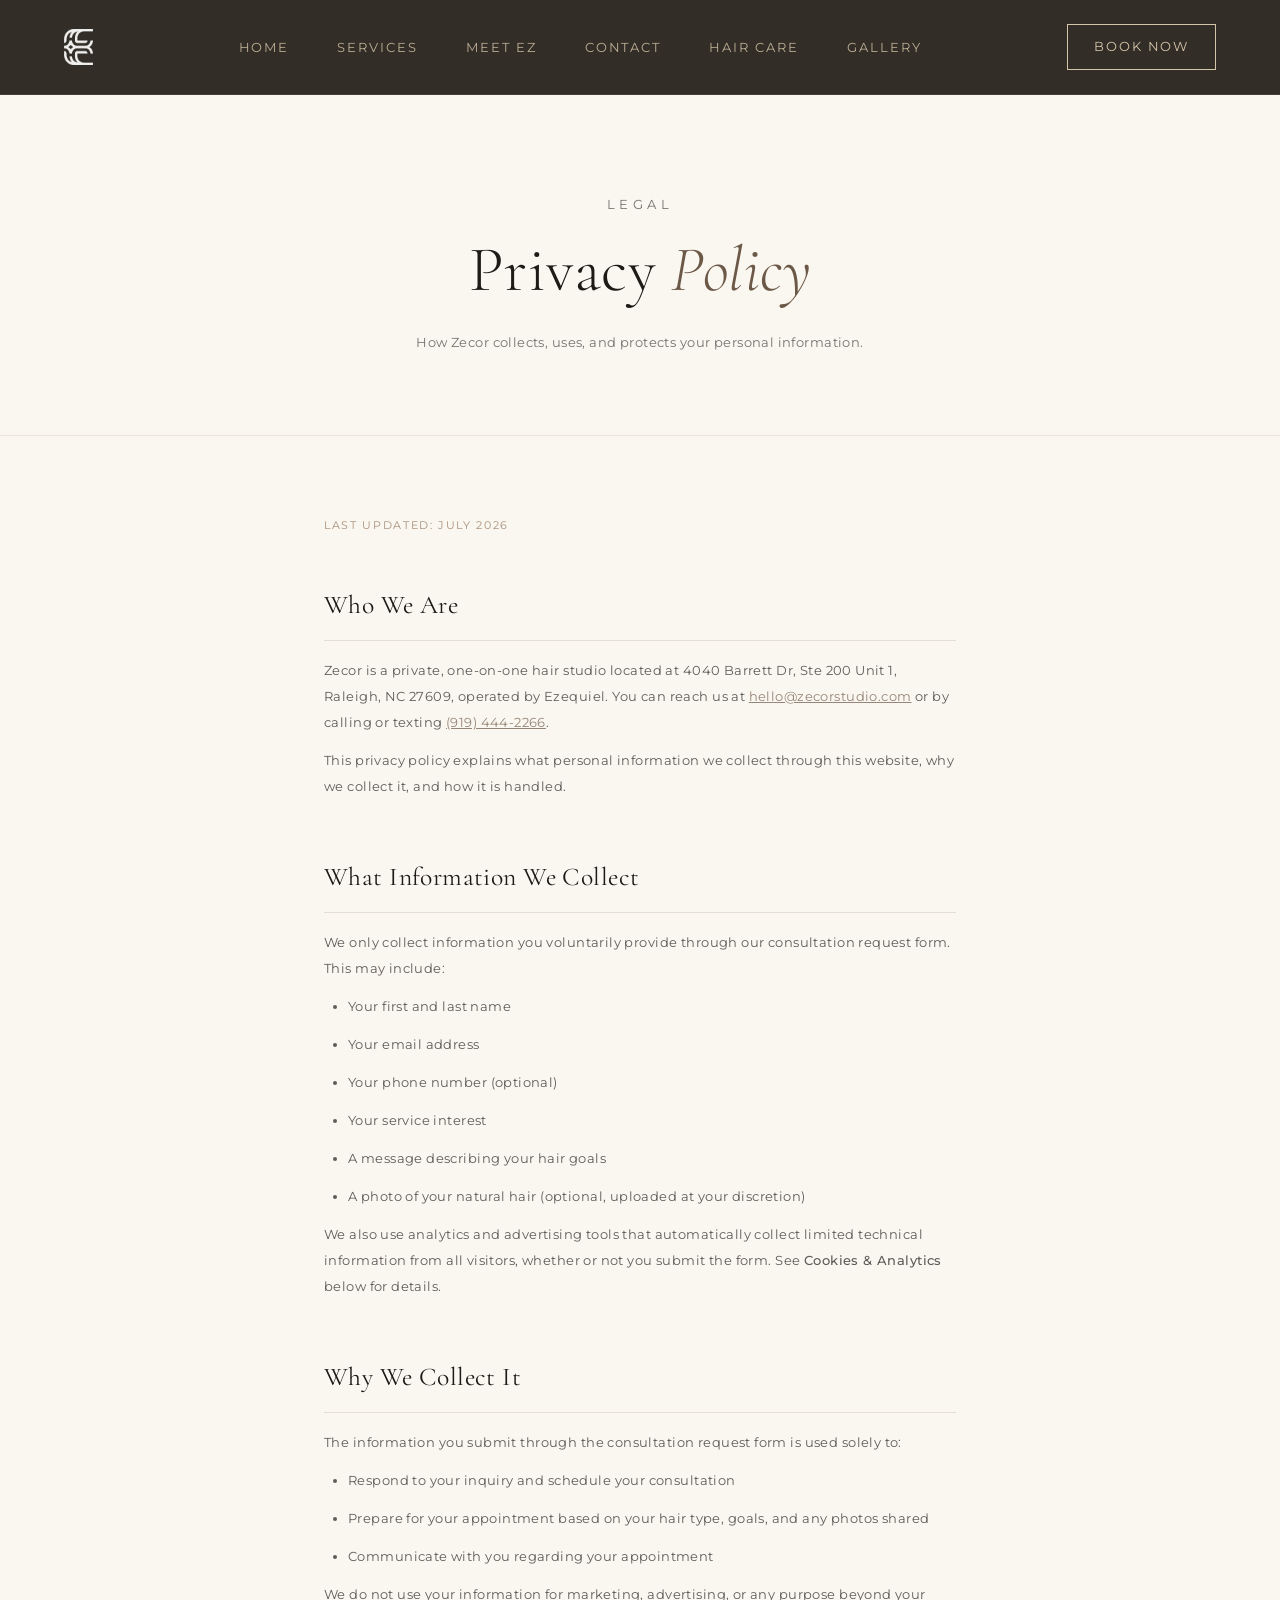
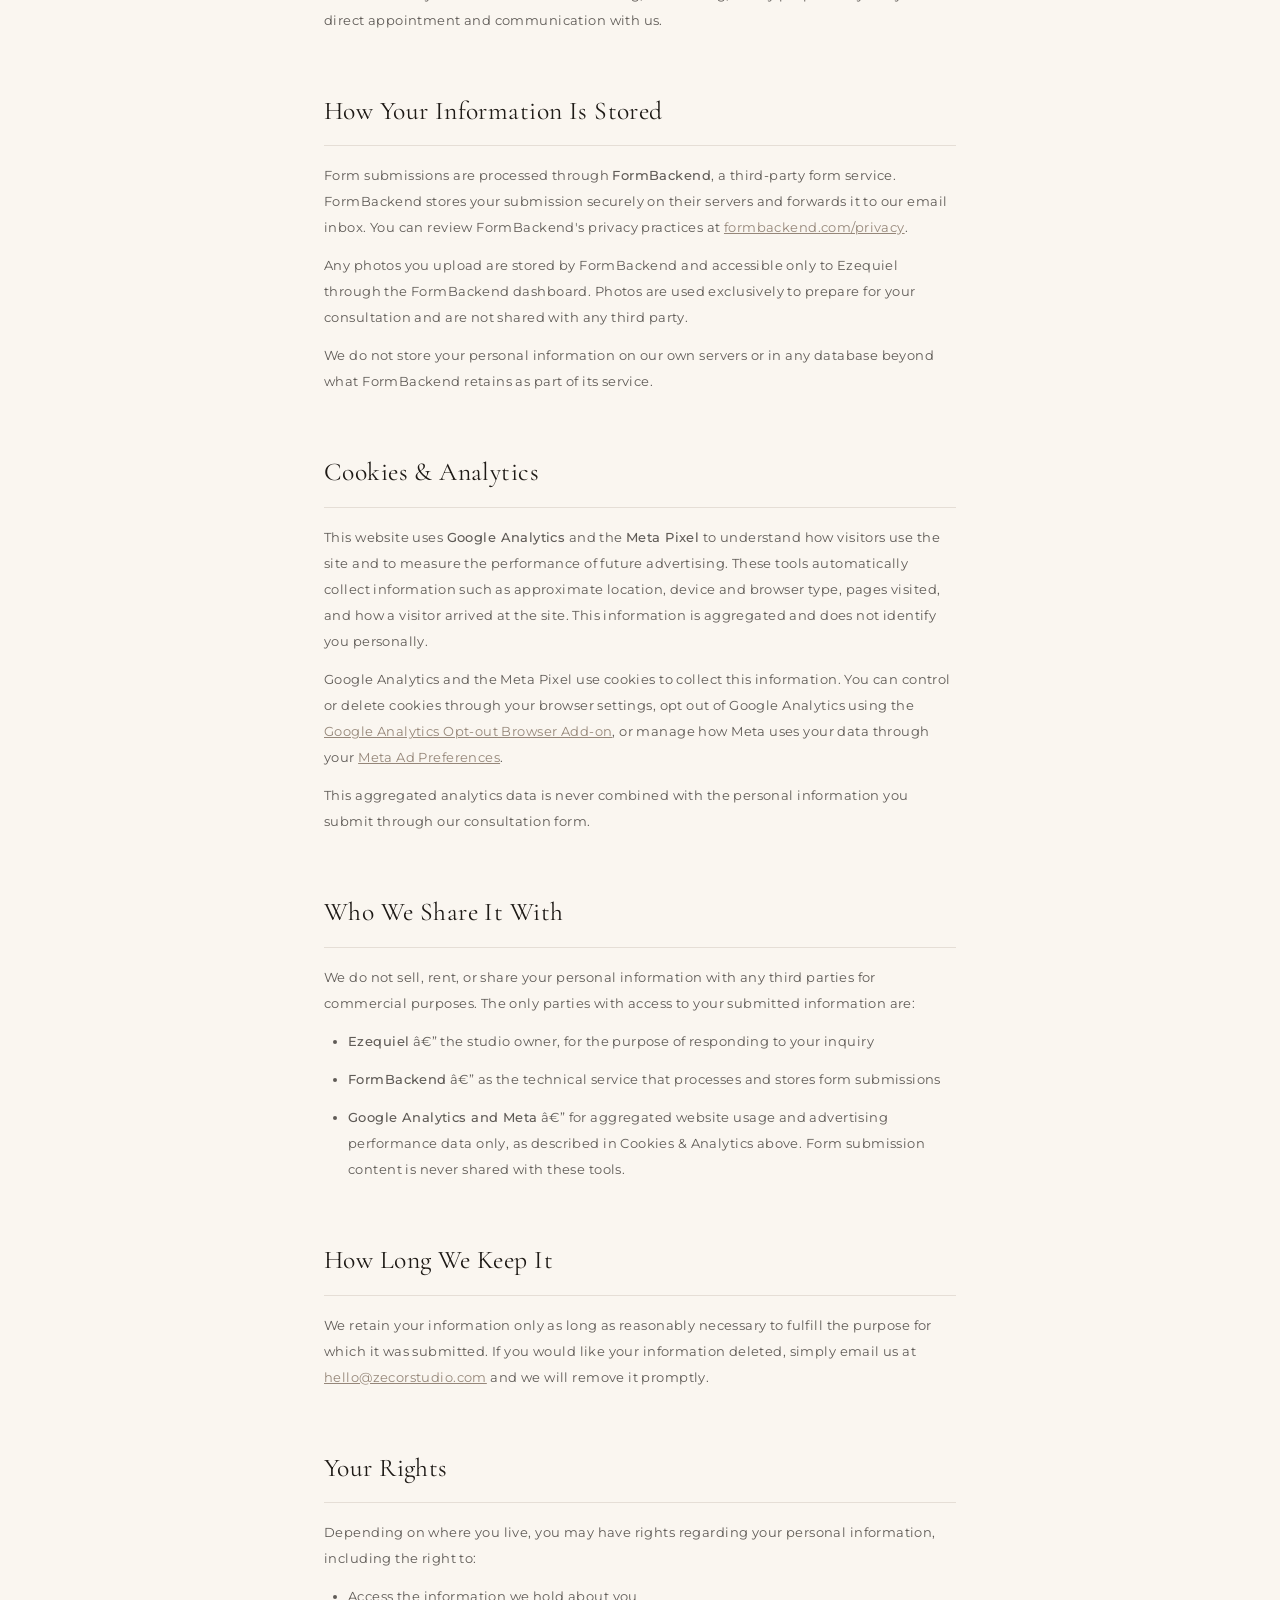
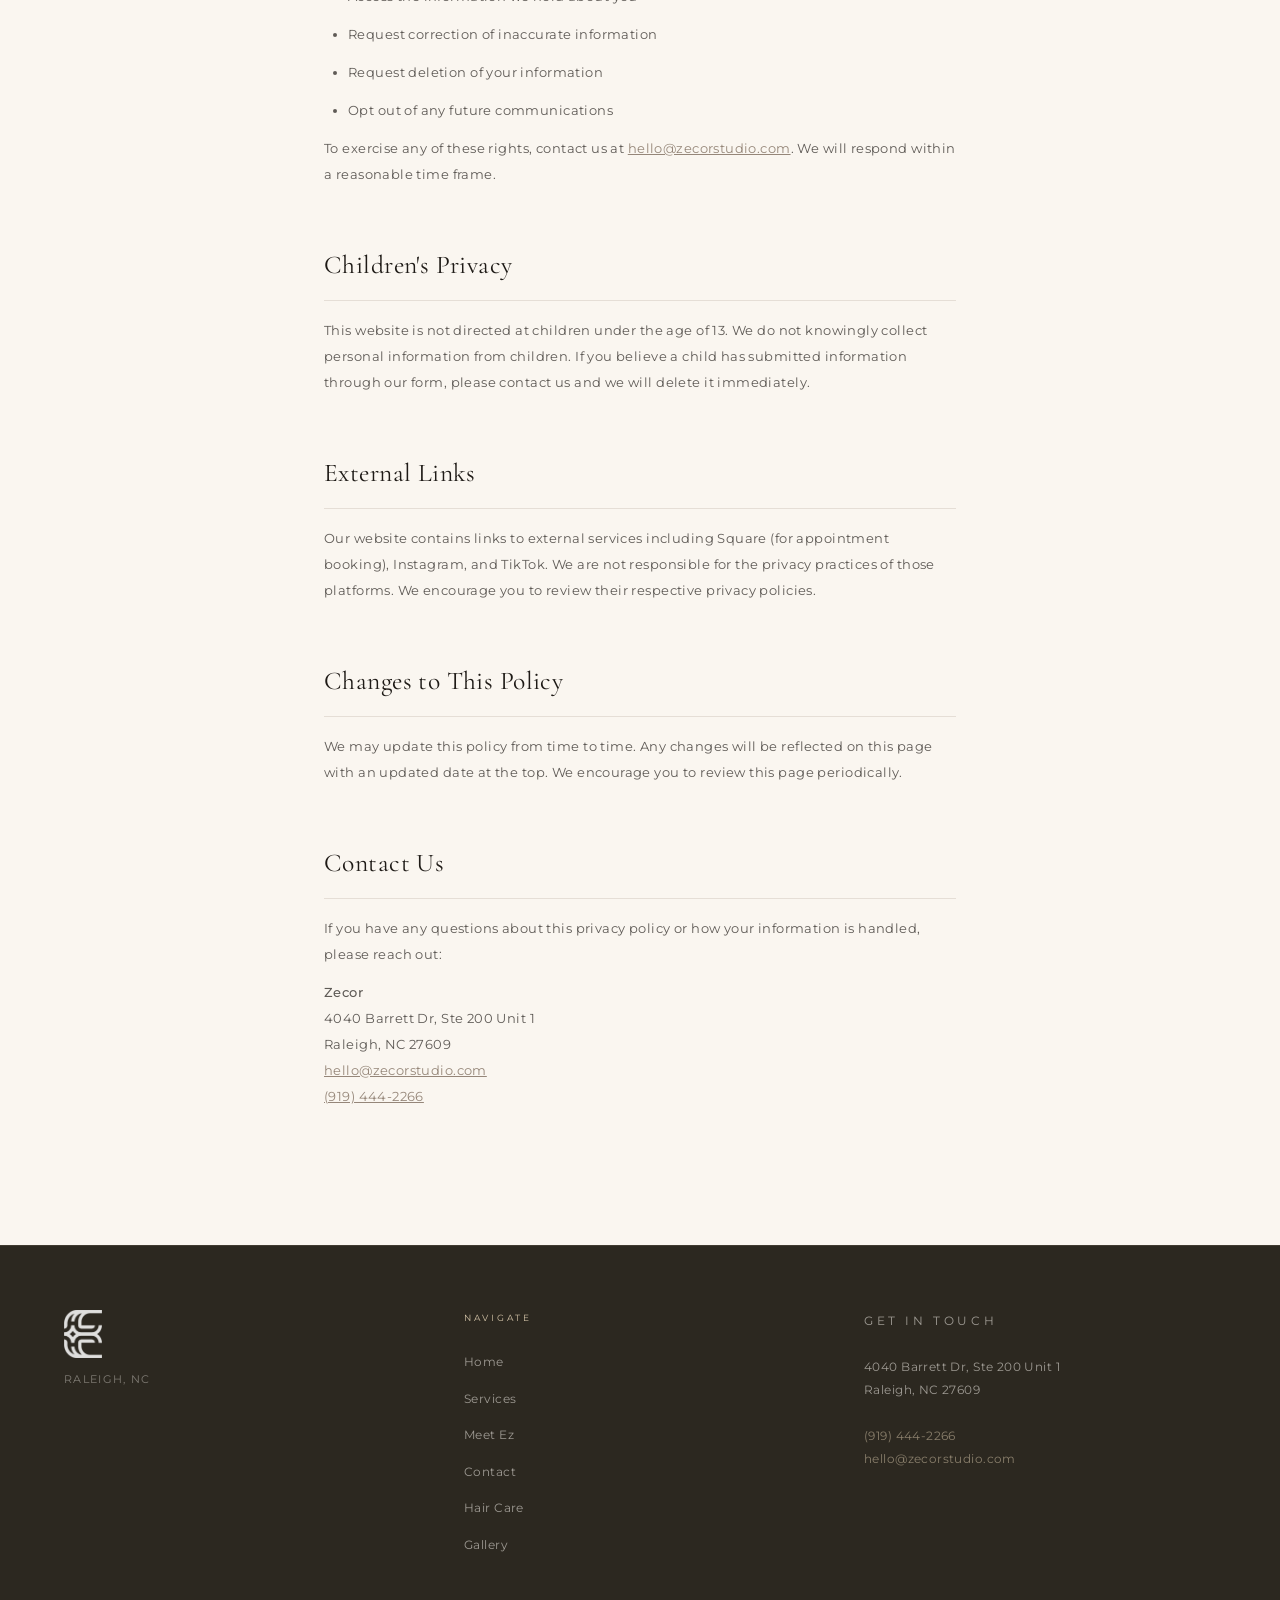
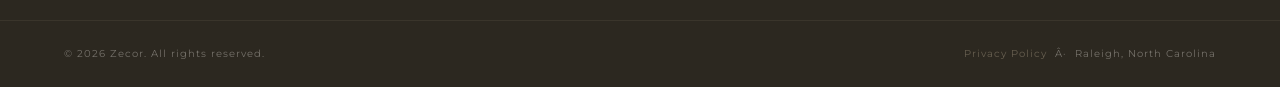
<file: privacy.html>
<!DOCTYPE html>
<html lang="en">
<head>
  <!-- Google tag (gtag.js) -->
  <script async src="https://www.googletagmanager.com/gtag/js?id=G-77VZ4KRM6H"></script>
  <script>
    window.dataLayer = window.dataLayer || [];
    function gtag(){dataLayer.push(arguments);}
    gtag('js', new Date());
    gtag('config', 'G-77VZ4KRM6H');
  </script>

  <!-- Meta Pixel Code -->
  <script>
    !function(f,b,e,v,n,t,s)
    {if(f.fbq)return;n=f.fbq=function(){n.callMethod?
    n.callMethod.apply(n,arguments):n.queue.push(arguments)};
    if(!f._fbq)f._fbq=n;n.push=n;n.loaded=!0;n.version='2.0';
    n.queue=[];t=b.createElement(e);t.async=!0;
    t.src=v;s=b.getElementsByTagName(e)[0];
    s.parentNode.insertBefore(t,s)}(window, document,'script',
    'https://connect.facebook.net/en_US/fbevents.js');
    fbq('init', '2788321961541043');
    fbq('track', 'PageView');
  </script>
  <noscript><img height="1" width="1" style="display:none"
    src="https://www.facebook.com/tr?id=2788321961541043&ev=PageView&noscript=1"
  /></noscript>
  <!-- End Meta Pixel Code -->

  <meta charset="UTF-8" />
  <meta name="viewport" content="width=device-width, initial-scale=1.0" />
  <meta name="description" content="Zecor Privacy Policy — how we collect, use, and protect your personal information." />
  <meta name="robots" content="index, follow" />
  <title>Privacy Policy | Zecor</title>
  <link rel="canonical" href="https://www.zecorstudio.com/privacy.html" />
  <link rel="preconnect" href="https://fonts.googleapis.com">
  <link rel="preconnect" href="https://fonts.gstatic.com" crossorigin>
  <link href="https://fonts.googleapis.com/css2?family=Cormorant+Garamond:ital,wght@0,300;0,400;0,500;1,300;1,400;1,500&family=Montserrat:wght@300;400;500;600&display=swap" rel="stylesheet">
  <style>
:root {
      --ink:     #1E1A16;
      --dark:    #2C2820;
      --earth:   #6B5847;
      --taupe:   #A8917A;
      --sand:    #D4C4A8;
      --ivory:   #F5EFE6;
      --cream:   #FAF6F0;
      --ff-display: 'Cormorant Garamond', Georgia, serif;
      --ff-body:    'Montserrat', sans-serif;
      --transition: 0.35s ease;
    }

    *, *::before, *::after { box-sizing: border-box; margin: 0; padding: 0; }
    html { scroll-behavior: smooth; }
    body {
      background: var(--cream);
      color: var(--ink);
      font-family: var(--ff-body);
      font-size: 14px;
      font-weight: 400;
      letter-spacing: 0.03em;
      line-height: 1.75;
      overflow-x: hidden;
    }
    a { color: inherit; text-decoration: none; }

    /* NAV */
    .nav {
      position: fixed; top: 0; left: 0; right: 0; z-index: 100;
      display: flex; align-items: center; justify-content: space-between;
      padding: 1.5rem 4rem;
      background: rgba(44,40,32,0.97);
      backdrop-filter: blur(8px);
      border-bottom: 1px solid rgba(200,184,154,0.12);
      transition: background var(--transition), padding var(--transition);
    }
    .nav.scrolled {
      background: rgba(44,40,32,0.97);
      backdrop-filter: blur(8px);
      padding: 1rem 4rem;
      border-bottom: 1px solid rgba(200,184,154,0.12);
    }
    .nav__logo { display: flex; align-items: center; }
    .nav__links { display: flex; gap: 3rem; list-style: none; }
    .nav__links a { font-size: 13px; letter-spacing: 0.15em; text-transform: uppercase; color: var(--sand); opacity: 0.85; transition: opacity var(--transition), color var(--transition); }
    .nav__links a:hover { opacity: 1; color: var(--taupe); }
    .nav__cta {
      font-size: 13px; letter-spacing: 0.15em; text-transform: uppercase;
      border: 1px solid var(--sand); color: var(--sand);
      padding: 0.65rem 1.6rem;
      transition: background var(--transition), color var(--transition), border-color var(--transition);
    }
    .nav__cta:hover { background: var(--sand); color: var(--dark); }

    /* HERO */
    .hero {
      height: 100vh; min-height: 700px;
      display: grid; grid-template-columns: 1fr 1fr;
    }
    .hero__image { position: relative; overflow: hidden; background: var(--dark); }
    .hero__photo { width: 100%; height: 100%; object-fit: cover; transition: transform 8s ease; }
    .hero__image:hover .hero__photo { transform: scale(1.04); }
    .hero__placeholder {
      width: 100%; height: 100%;
      display: flex; flex-direction: column; align-items: center; justify-content: center;
      gap: 1rem; background: var(--dark);
      color: var(--earth); font-size: 10px; letter-spacing: 0.2em; text-transform: uppercase;
    }
    .hero__placeholder svg { opacity: 0.4; }
    .hero__content {
      display: flex; flex-direction: column; justify-content: center;
      padding: 6rem 5rem 4rem 4rem;
      background: var(--cream); position: relative;
    }
    .hero__eyebrow { font-size: 10px; letter-spacing: 0.3em; text-transform: uppercase; color: var(--taupe); margin-bottom: 2rem; }
    .hero__headline {
      font-family: var(--ff-display);
      font-size: clamp(3rem, 4.5vw, 4.5rem);
      font-weight: 300; line-height: 1.1; color: var(--ink);
      margin-bottom: 2rem;
    }
    .hero__headline em { font-style: italic; color: var(--earth); display: block; }
    .hero__body { font-size: 13px; line-height: 1.9; color: var(--ink); opacity: 0.65; max-width: 340px; margin-bottom: 3rem; }
    .hero__actions { display: flex; gap: 1.5rem; align-items: center; }
    .hero__scroll {
      position: absolute; bottom: 2.5rem; right: 5rem;
      font-size: 9px; letter-spacing: 0.3em; text-transform: uppercase;
      color: var(--taupe); writing-mode: vertical-rl;
      display: flex; align-items: center; gap: 1rem;
    }
    .hero__scroll::before { content: ''; display: block; width: 1px; height: 40px; background: var(--sand); }

    /* BUTTONS */
    .btn-primary {
      font-family: var(--ff-body); font-size: 10px; letter-spacing: 0.2em;
      text-transform: uppercase; background: var(--ink); color: var(--cream);
      padding: 1rem 2.5rem; border: 1px solid var(--ink); cursor: pointer;
      transition: background var(--transition), color var(--transition);
      display: inline-block;
    }
    .btn-primary:hover { background: transparent; color: var(--ink); }
    .btn-ghost {
      font-family: var(--ff-body); font-size: 10px; letter-spacing: 0.2em;
      text-transform: uppercase; color: var(--ink); opacity: 0.55;
      display: inline-flex; align-items: center; gap: 0.5rem;
      transition: opacity var(--transition), color var(--transition);
      cursor: pointer; background: none; border: none;
    }
    .btn-ghost:hover { opacity: 1; color: var(--earth); }
    .btn-ghost::after { content: '→'; font-size: 14px; }

    /* MARQUEE */
    .marquee-strip { background: var(--ink); padding: 1rem 0; overflow: hidden; white-space: nowrap; }
    .marquee-track { display: inline-flex; animation: marquee 22s linear infinite; }
    .marquee-track span { font-size: 9px; letter-spacing: 0.3em; text-transform: uppercase; color: var(--sand); padding: 0 3rem; }
    .marquee-track .dot { color: var(--earth); padding: 0; opacity: 0.6; }
    @keyframes marquee { from { transform: translateX(0); } to { transform: translateX(-50%); } }

    /* PILLARS */
    .pillars-section { padding: 0; background: var(--ivory); }
    .pillars {
      display: grid; grid-template-columns: repeat(3, 1fr);
      border-top: 1px solid rgba(107,88,71,0.15);
    }
    .pillar { padding: 4rem; border-right: 1px solid rgba(107,88,71,0.15); }
    .pillar:last-child { border-right: none; }
    .pillar__number { font-family: var(--ff-display); font-size: 4rem; font-weight: 300; color: rgba(168,145,122,0.2); line-height: 1; margin-bottom: 1rem; }
    .pillar__title { font-family: var(--ff-display); font-size: 1.6rem; font-style: italic; color: var(--earth); margin-bottom: 0.75rem; }
    .pillar__body { font-size: 12px; line-height: 1.9; color: var(--ink); opacity: 0.6; }

    /* SERVICES */
    .section { padding: 7rem 4rem; }
    .section--mid { background: var(--cream); }
    .section--dark { background: var(--ivory); }
    .eyebrow { font-size: 9px; letter-spacing: 0.35em; text-transform: uppercase; color: var(--taupe); margin-bottom: 1.2rem; }
    .heading { font-family: var(--ff-display); font-size: clamp(2.2rem, 3.5vw, 3.2rem); font-weight: 300; line-height: 1.15; color: var(--ink); }
    .heading em { font-style: italic; color: var(--earth); }
    .services-intro { max-width: 800px; margin: 0 auto 4rem; text-align: center; }
    .services-grid { display: grid; grid-template-columns: repeat(3, 1fr); gap: 1.5px; background: var(--sand); }
    .service-card { position: relative; height: 520px; overflow: hidden; background: var(--dark); cursor: pointer; }
    .service-card__overlay {
      position: absolute; inset: 0;
      background: linear-gradient(to top, rgba(20,16,12,0.92) 0%, rgba(20,16,12,0.15) 55%, transparent 100%);
      display: flex; flex-direction: column; justify-content: flex-end;
      padding: 2.5rem 2rem;
      transition: background var(--transition);
    }
    .service-card:hover .service-card__overlay {
      background: linear-gradient(to top, rgba(20,16,12,0.97) 0%, rgba(20,16,12,0.5) 60%, rgba(20,16,12,0.1) 100%);
    }
    .service-card__label { font-size: 9px; letter-spacing: 0.3em; text-transform: uppercase; color: var(--sand); margin-bottom: 0.5rem; display: block; }
    .service-card__title { font-family: var(--ff-display); font-size: 1.5rem; color: var(--cream); margin-bottom: 0.5rem; }
    .service-card__desc { font-size: 11px; line-height: 1.8; color: var(--cream); opacity: 0; transform: translateY(8px); transition: opacity 0.4s ease, transform 0.4s ease; margin-bottom: 1.2rem; height: 4rem; overflow: hidden; }
    .service-card:hover .service-card__desc { opacity: 0.8; transform: translateY(0); }
    .service-card__link { font-size: 9px; letter-spacing: 0.25em; text-transform: uppercase; color: var(--sand); opacity: 0; transform: translateY(6px); transition: opacity 0.4s ease 0.05s, transform 0.4s ease 0.05s; display: inline-flex; align-items: center; gap: 0.5rem; background: none; border: none; cursor: pointer; padding: 0; }
    .service-card__link::after { content: '→'; }
    .service-card:hover .service-card__link { opacity: 1; transform: translateY(0); }

    /* card photo placeholders */
    .card-photo {
      position: absolute; inset: 0;
      display: flex; align-items: flex-end; justify-content: center;
      padding-bottom: 3rem;
      font-size: 9px; letter-spacing: 0.18em; text-transform: uppercase;
    }
    .card-photo--color    { background: linear-gradient(160deg, #3a2e28 0%, #1e1812 100%); }
    .card-photo--ext      { background: linear-gradient(160deg, #2a2420 0%, #1a1410 100%); }
    .card-photo--cuts     { background: linear-gradient(160deg, #322820 0%, #201810 100%); }

    /* TESTIMONIALS */
    .testimonials { text-align: center; }
    .stars { display: flex; justify-content: center; gap: 0.3rem; margin: 1.5rem 0 3.5rem; color: var(--taupe); font-size: 1rem; }
    .testimonials-grid { display: grid; grid-template-columns: repeat(3, 1fr); gap: 2px; background: rgba(107,88,71,0.12); }
    .testimonial { padding: 3rem 2.5rem; background: var(--ivory); text-align: left; }
    .testimonial__quote { font-family: var(--ff-display); font-size: 1.15rem; font-style: italic; font-weight: 300; line-height: 1.7; color: var(--ink); margin-bottom: 2rem; opacity: 0.85; }
    .testimonial__quote::before { content: '\201C'; font-size: 2.8rem; color: var(--taupe); line-height: 0; vertical-align: -0.45rem; margin-right: 0.15rem; opacity: 0.5; }
    .testimonial__author { font-size: 10px; letter-spacing: 0.2em; text-transform: uppercase; color: var(--earth); }

    /* ABOUT SPLIT */
    .about-split { display: grid; grid-template-columns: 1fr 1fr; min-height: 600px; }
    .about-split__image { overflow: hidden; background: var(--dark); display: flex; align-items: center; justify-content: center; color: var(--earth); font-size: 10px; letter-spacing: 0.2em; text-transform: uppercase; }
    .about-split__content { display: flex; flex-direction: column; justify-content: center; padding: 5rem; background: var(--cream); }
    .about-split__body { font-size: 13px; line-height: 2; color: var(--ink); opacity: 0.65; margin-bottom: 2.5rem; max-width: 380px; }

    /* CTA STRIP */
    .cta-strip { text-align: center; padding: 6rem 4rem; background: var(--ink); border-top: none; }
    .cta-strip .eyebrow { color: var(--sand); }
    .cta-strip .heading { color: var(--cream); }
    .cta-strip .heading em { color: var(--sand); }
    .cta-strip p { font-size: 13px; color: var(--cream); opacity: 0.6; margin-bottom: 2.5rem; max-width: 480px; margin-left: auto; margin-right: auto; }
    .cta-strip .btn-primary { background: var(--sand); color: var(--ink); border-color: var(--sand); }
    .cta-strip .btn-primary:hover { background: transparent; color: var(--sand); }

    /* FOOTER */
    .footer-grid {
      background: var(--dark); border-top: 1px solid rgba(212,196,168,0.12);
      padding: 4rem; display: grid; grid-template-columns: 1fr 1fr 1fr; gap: 3rem;
    }
    .footer__logo { font-family: var(--ff-display); font-size: 1.8rem; font-weight: 300; margin-bottom: 0.75rem; color: var(--cream); }
    .footer__tagline { font-size: 11px; letter-spacing: 0.12em; opacity: 0.4; text-transform: uppercase; color: var(--cream); }
    .footer__head { font-size: 9px; letter-spacing: 0.3em; text-transform: uppercase; color: var(--sand); margin-bottom: 1.5rem; }
    .footer__links { list-style: none; display: flex; flex-direction: column; gap: 0.75rem; }
    .footer__links a { font-size: 12px; color: var(--cream); opacity: 0.55; transition: opacity var(--transition), color var(--transition); }
    .footer__links a:hover { opacity: 1; color: var(--sand); }
    .footer__contact p { font-size: 12px; color: var(--cream); opacity: 0.55; line-height: 1.9; }
    .footer__contact a { color: var(--sand); opacity: 1; }
    .footer-bottom {
      background: var(--dark); border-top: 1px solid rgba(212,196,168,0.08);
      padding: 1.5rem 4rem; display: flex; justify-content: space-between; align-items: center;
    }
    .footer-bottom p { font-size: 10px; letter-spacing: 0.1em; color: var(--cream); opacity: 0.35; }

    /* REVEAL */
    [data-reveal] { opacity: 0; transform: translateY(28px); transition: opacity 0.75s ease, transform 0.75s ease; }
    [data-reveal].revealed { opacity: 1; transform: translateY(0); }
    [data-reveal-delay="1"] { transition-delay: 0.12s; }
    [data-reveal-delay="2"] { transition-delay: 0.24s; }



    /* HAMBURGER + MOBILE MENU */
    .nav__hamburger {
      display: none;
      flex-direction: column;
      justify-content: center;
      gap: 5px;
      background: none;
      border: none;
      cursor: pointer;
      padding: 4px;
      margin-left: 1rem;
      z-index: 100;
    }
    .nav__hamburger span {
      display: block;
      width: 22px;
      height: 1.5px;
      background: var(--sand);
    }
    .mobile-menu {
      position: fixed;
      inset: 0;
      background: rgba(28,22,18,0.98);
      z-index: 9999;
      display: flex;
      flex-direction: column;
      align-items: center;
      justify-content: center;
      gap: 2rem;
      opacity: 0;
      pointer-events: none;
      transition: opacity 0.35s ease;
    }
    .mobile-menu.open {
      opacity: 1;
      pointer-events: all;
    }
    .mobile-menu a {
      font-family: 'Cormorant Garamond', Georgia, serif;
      font-size: 2.2rem;
      font-weight: 300;
      color: var(--cream);
      text-decoration: none;
      letter-spacing: 0.05em;
      opacity: 0.85;
      transition: opacity 0.2s;
    }
    .mobile-menu a:hover { opacity: 1; }
    .mobile-menu__close {
      position: absolute;
      top: 2rem;
      right: 2rem;
      background: none;
      border: none;
      color: var(--sand);
      font-size: 1.8rem;
      cursor: pointer;
      opacity: 0.7;
      line-height: 1;
    }

    /* SERVICE CARD SCROLL/HOVER REVEAL */
    .service-card.in-view .service-card__desc,
    .service-card:hover .service-card__desc { opacity: 0.8; transform: translateY(0); }
    .service-card.in-view .service-card__link,
    .service-card:hover .service-card__link { opacity: 1; transform: translateY(0); }

    @media (max-width: 900px) {
      .hero { grid-template-columns: 1fr; height: auto; }
      .hero__image { height: 60vw; min-height: 280px; }
      .hero__content { padding: 3rem 2rem 4rem; }
      .hero__scroll { display: none; }
      .nav { padding: 1.25rem 2rem; }
      .nav__links, .nav__cta { display: none; }
      .nav__hamburger { display: flex; }
      .pillars { grid-template-columns: 1fr; }
      .pillar { border-right: none; border-bottom: 1px solid rgba(200,184,154,0.15); }
      .services-grid { grid-template-columns: 1fr 1fr; }
      .testimonials-grid { grid-template-columns: 1fr; }
      .about-split { grid-template-columns: 1fr; }
      .footer-grid { grid-template-columns: 1fr; padding: 3rem 2rem; }
      .footer-bottom { flex-direction: column; gap: 0.5rem; padding: 1.5rem 2rem; }
      .section { padding: 4rem 2rem; }
    }
    @media (max-width: 600px) {
      .services-grid { grid-template-columns: 1fr; }
    }
    @media (prefers-reduced-motion: reduce) {
      .marquee-track { animation: none; }
      * { transition: none !important; }
    }

    .nav__logo { display: flex; align-items: center; text-decoration: none; }
    .nav__logo-img { display: block; height: 36px; width: auto; filter: invert(1); opacity: 0.92; transition: opacity 0.3s ease; }
    .nav__logo-img:hover { opacity: 1; }
    .footer__logo-img { display: block; height: 48px; width: auto; filter: invert(1) brightness(2); opacity: 0.85; }


    [data-reveal] { opacity:0; transform:translateY(28px); transition:opacity 0.75s ease, transform 0.75s ease; }
    [data-reveal].revealed { opacity:1; transform:translateY(0); }

    .page-hero {
      padding: 12rem 4rem 5rem;
      background: var(--cream);
      text-align: center;
      border-bottom: 1px solid rgba(107,88,71,0.12);
    }
    .page-hero .eyebrow { margin-bottom: 1rem; }
    .page-hero .heading { font-size: clamp(2.8rem, 5vw, 4.5rem); max-width: 700px; margin: 0 auto 1.5rem; }
    .page-hero > p { font-size: 13px; opacity: 0.6; max-width: 480px; margin: 0 auto; color: var(--ink); line-height: 1.9; }

    .privacy-body {
      max-width: 760px;
      margin: 0 auto;
      padding: 5rem 4rem;
      background: var(--cream);
    }

    .privacy-section { margin-bottom: 3.5rem; }

    .privacy-section h2 {
      font-family: 'Cormorant Garamond', Georgia, serif;
      font-size: 1.6rem;
      font-weight: 400;
      color: var(--ink);
      margin-bottom: 1rem;
      padding-bottom: 0.75rem;
      border-bottom: 1px solid rgba(107,88,71,0.15);
    }

    .privacy-section p,
    .privacy-section li {
      font-family: 'Montserrat', sans-serif;
      font-size: 13px;
      line-height: 2;
      color: var(--ink);
      opacity: 0.7;
      margin-bottom: 0.75rem;
    }

    .privacy-section ul {
      padding-left: 1.5rem;
      margin-bottom: 0.75rem;
    }

    .privacy-section a {
      color: var(--earth);
      text-decoration: underline;
    }

    .privacy-section strong {
      font-weight: 500;
      opacity: 1;
      color: var(--ink);
    }

    .privacy-updated {
      font-family: 'Montserrat', sans-serif;
      font-size: 11px;
      letter-spacing: 0.15em;
      text-transform: uppercase;
      color: var(--taupe);
      margin-bottom: 3rem;
    }

    .nav__hamburger {
      display: none;
      flex-direction: column;
      justify-content: center;
      gap: 5px;
      background: none;
      border: none;
      cursor: pointer;
      padding: 4px;
      margin-left: 1rem;
    }
    .nav__hamburger span {
      display: block;
      width: 22px;
      height: 1.5px;
      background: var(--sand);
    }
    .mobile-menu {
      position: fixed;
      inset: 0;
      background: rgba(28,22,18,0.98);
      z-index: 9999;
      display: flex;
      flex-direction: column;
      align-items: center;
      justify-content: center;
      gap: 2rem;
      opacity: 0;
      pointer-events: none;
      transition: opacity 0.35s ease;
    }
    .mobile-menu.open { opacity: 1; pointer-events: all; }
    .mobile-menu a {
      font-family: 'Cormorant Garamond', Georgia, serif;
      font-size: 2.2rem;
      font-weight: 300;
      color: var(--cream);
      text-decoration: none;
      opacity: 0.85;
    }
    .mobile-menu__close {
      position: absolute;
      top: 2rem;
      right: 2rem;
      background: none;
      border: none;
      color: var(--sand);
      font-size: 1.8rem;
      cursor: pointer;
      opacity: 0.7;
    }
    @media (max-width: 900px) {
      .nav__hamburger { display: flex; }
      .nav__links, .nav__cta { display: none !important; }
      .page-hero { padding: 10rem 2rem 4rem; }
      .privacy-body { padding: 3rem 2rem; }
      .footer-grid { grid-template-columns: 1fr; padding: 3rem 2rem; }
      .footer-bottom { flex-direction: column; gap: 0.5rem; padding: 1.5rem 2rem; text-align: center; }
    }
  </style>
</head>
<body>

  <nav class="nav" id="nav">
    <a href="index.html" class="nav__logo">
      <img src="images/logo.png" alt="Zecor" class="nav__logo-img" />
    </a>
    <ul class="nav__links">
      <li><a href="index.html">Home</a></li>
      <li><a href="services.html">Services</a></li>
      <li><a href="about.html">Meet Ez</a></li>
      <li><a href="contact.html">Contact</a></li>
      <li><a href="haircare.html">Hair Care</a></li>
      <li><a href="gallery.html">Gallery</a></li>
    </ul>
    <a href="https://book.squareup.com/appointments/rt3pqesdcod89x/location/LMBRDJYVNBJ9A/services" class="nav__cta" target="_blank" rel="noopener">Book Now</a>
    <button class="nav__hamburger" aria-label="Open menu">
      <span></span><span></span><span></span>
    </button>
  </nav>

  <div class="mobile-menu" role="dialog" aria-modal="true">
    <button class="mobile-menu__close" aria-label="Close menu">&#x2715;</button>
    <a href="index.html">Home</a>
    <a href="services.html">Services</a>
    <a href="about.html">Meet Ez</a>
    <a href="contact.html">Contact</a>
    <a href="haircare.html">Hair Care</a>
    <a href="gallery.html">Gallery</a>
    <a href="https://book.squareup.com/appointments/rt3pqesdcod89x/location/LMBRDJYVNBJ9A/services" target="_blank" rel="noopener" style="color:var(--sand);">Book Now</a>
  </div>

  <div class="page-hero">
    <p class="eyebrow">Legal</p>
    <h1 class="heading">Privacy <em>Policy</em></h1>
    <p>How Zecor collects, uses, and protects your personal information.</p>
  </div>

  <div class="privacy-body" data-reveal>
    <p class="privacy-updated">Last updated: July 2026</p>

    <div class="privacy-section">
      <h2>Who We Are</h2>
      <p>Zecor is a private, one-on-one hair studio located at 4040 Barrett Dr, Ste 200 Unit 1, Raleigh, NC 27609, operated by Ezequiel. You can reach us at <a href="mailto:hello@zecorstudio.com">hello@zecorstudio.com</a> or by calling or texting <a href="tel:9194442266">(919) 444-2266</a>.</p>
      <p>This privacy policy explains what personal information we collect through this website, why we collect it, and how it is handled.</p>
    </div>

    <div class="privacy-section">
      <h2>What Information We Collect</h2>
      <p>We only collect information you voluntarily provide through our consultation request form. This may include:</p>
      <ul>
        <li>Your first and last name</li>
        <li>Your email address</li>
        <li>Your phone number (optional)</li>
        <li>Your service interest</li>
        <li>A message describing your hair goals</li>
        <li>A photo of your natural hair (optional, uploaded at your discretion)</li>
      </ul>
      <p>We also use analytics and advertising tools that automatically collect limited technical information from all visitors, whether or not you submit the form. See <strong>Cookies & Analytics</strong> below for details.</p>
    </div>

    <div class="privacy-section">
      <h2>Why We Collect It</h2>
      <p>The information you submit through the consultation request form is used solely to:</p>
      <ul>
        <li>Respond to your inquiry and schedule your consultation</li>
        <li>Prepare for your appointment based on your hair type, goals, and any photos shared</li>
        <li>Communicate with you regarding your appointment</li>
      </ul>
      <p>We do not use your information for marketing, advertising, or any purpose beyond your direct appointment and communication with us.</p>
    </div>

    <div class="privacy-section">
      <h2>How Your Information Is Stored</h2>
      <p>Form submissions are processed through <strong>FormBackend</strong>, a third-party form service. FormBackend stores your submission securely on their servers and forwards it to our email inbox. You can review FormBackend's privacy practices at <a href="https://www.formbackend.com/privacy" target="_blank" rel="noopener">formbackend.com/privacy</a>.</p>
      <p>Any photos you upload are stored by FormBackend and accessible only to Ezequiel through the FormBackend dashboard. Photos are used exclusively to prepare for your consultation and are not shared with any third party.</p>
      <p>We do not store your personal information on our own servers or in any database beyond what FormBackend retains as part of its service.</p>
    </div>

    <div class="privacy-section">
      <h2>Cookies & Analytics</h2>
      <p>This website uses <strong>Google Analytics</strong> and the <strong>Meta Pixel</strong> to understand how visitors use the site and to measure the performance of future advertising. These tools automatically collect information such as approximate location, device and browser type, pages visited, and how a visitor arrived at the site. This information is aggregated and does not identify you personally.</p>
      <p>Google Analytics and the Meta Pixel use cookies to collect this information. You can control or delete cookies through your browser settings, opt out of Google Analytics using the <a href="https://tools.google.com/dlpage/gaoptout" target="_blank" rel="noopener">Google Analytics Opt-out Browser Add-on</a>, or manage how Meta uses your data through your <a href="https://www.facebook.com/adpreferences" target="_blank" rel="noopener">Meta Ad Preferences</a>.</p>
      <p>This aggregated analytics data is never combined with the personal information you submit through our consultation form.</p>
    </div>

    <div class="privacy-section">
      <h2>Who We Share It With</h2>
      <p>We do not sell, rent, or share your personal information with any third parties for commercial purposes. The only parties with access to your submitted information are:</p>
      <ul>
        <li><strong>Ezequiel</strong> — the studio owner, for the purpose of responding to your inquiry</li>
        <li><strong>FormBackend</strong> — as the technical service that processes and stores form submissions</li>
        <li><strong>Google Analytics and Meta</strong> — for aggregated website usage and advertising performance data only, as described in Cookies & Analytics above. Form submission content is never shared with these tools.</li>
      </ul>
    </div>

    <div class="privacy-section">
      <h2>How Long We Keep It</h2>
      <p>We retain your information only as long as reasonably necessary to fulfill the purpose for which it was submitted. If you would like your information deleted, simply email us at <a href="mailto:hello@zecorstudio.com">hello@zecorstudio.com</a> and we will remove it promptly.</p>
    </div>

    <div class="privacy-section">
      <h2>Your Rights</h2>
      <p>Depending on where you live, you may have rights regarding your personal information, including the right to:</p>
      <ul>
        <li>Access the information we hold about you</li>
        <li>Request correction of inaccurate information</li>
        <li>Request deletion of your information</li>
        <li>Opt out of any future communications</li>
      </ul>
      <p>To exercise any of these rights, contact us at <a href="mailto:hello@zecorstudio.com">hello@zecorstudio.com</a>. We will respond within a reasonable time frame.</p>
    </div>

    <div class="privacy-section">
      <h2>Children's Privacy</h2>
      <p>This website is not directed at children under the age of 13. We do not knowingly collect personal information from children. If you believe a child has submitted information through our form, please contact us and we will delete it immediately.</p>
    </div>

    <div class="privacy-section">
      <h2>External Links</h2>
      <p>Our website contains links to external services including Square (for appointment booking), Instagram, and TikTok. We are not responsible for the privacy practices of those platforms. We encourage you to review their respective privacy policies.</p>
    </div>

    <div class="privacy-section">
      <h2>Changes to This Policy</h2>
      <p>We may update this policy from time to time. Any changes will be reflected on this page with an updated date at the top. We encourage you to review this page periodically.</p>
    </div>

    <div class="privacy-section">
      <h2>Contact Us</h2>
      <p>If you have any questions about this privacy policy or how your information is handled, please reach out:</p>
      <p>
        <strong>Zecor</strong><br>
        4040 Barrett Dr, Ste 200 Unit 1<br>
        Raleigh, NC 27609<br>
        <a href="mailto:hello@zecorstudio.com">hello@zecorstudio.com</a><br>
        <a href="tel:9194442266">(919) 444-2266</a>
      </p>
    </div>
  </div>

  <div class="footer-grid">
    <div>
      <div class="footer__logo">
        <img src="images/logo.png" alt="Zecor" class="footer__logo-img" />
      </div>
      <p class="footer__tagline">Raleigh, NC</p>
    </div>
    <div>
      <p class="footer__head">Navigate</p>
      <ul class="footer__links">
        <li><a href="index.html">Home</a></li>
        <li><a href="services.html">Services</a></li>
        <li><a href="about.html">Meet Ez</a></li>
        <li><a href="contact.html">Contact</a></li>
        <li><a href="haircare.html">Hair Care</a></li>
        <li><a href="gallery.html">Gallery</a></li>
      </ul>
    </div>
    <div class="footer__contact">
      <p class="footer__head">Get in Touch</p>
      <p style="color:var(--cream);opacity:0.55;font-size:12px;line-height:1.9;">
        4040 Barrett Dr, Ste 200 Unit 1<br>
        Raleigh, NC 27609<br><br>
        <a href="tel:9194442266" style="color:var(--sand);">(919) 444-2266</a><br>
        <a href="mailto:hello@zecorstudio.com" style="color:var(--sand);">hello@zecorstudio.com</a>
      </p>
    </div>
  </div>
  <div class="footer-bottom">
    <p>&copy; 2026 Zecor. All rights reserved.</p>
    <p><a href="privacy.html" style="color:var(--sand);text-decoration:none;">Privacy Policy</a> &nbsp;·&nbsp; Raleigh, North Carolina</p>
  </div>

  <script src="js/main.js"></script>
  <script>
    var nav = document.getElementById('nav');
    window.addEventListener('scroll', function() { nav.classList.toggle('scrolled', window.scrollY > 60); });
    var revealEls = document.querySelectorAll('[data-reveal]');
    var obs = new IntersectionObserver(function(entries) {
      entries.forEach(function(e) { if(e.isIntersecting){e.target.classList.add('revealed');obs.unobserve(e.target);} });
    }, {threshold:0.1});
    revealEls.forEach(function(el){obs.observe(el);});
    var hamburger = document.querySelector('.nav__hamburger');
    var mobileMenu = document.querySelector('.mobile-menu');
    var closeBtn = document.querySelector('.mobile-menu__close');
    if (hamburger) hamburger.addEventListener('click', function() { mobileMenu.classList.add('open'); document.body.style.overflow='hidden'; });
    if (closeBtn) closeBtn.addEventListener('click', function() { mobileMenu.classList.remove('open'); document.body.style.overflow=''; });
    document.querySelectorAll('.mobile-menu a').forEach(function(a) { a.addEventListener('click', function() { mobileMenu.classList.remove('open'); document.body.style.overflow=''; }); });
  </script>
</body>
</html>
</file>
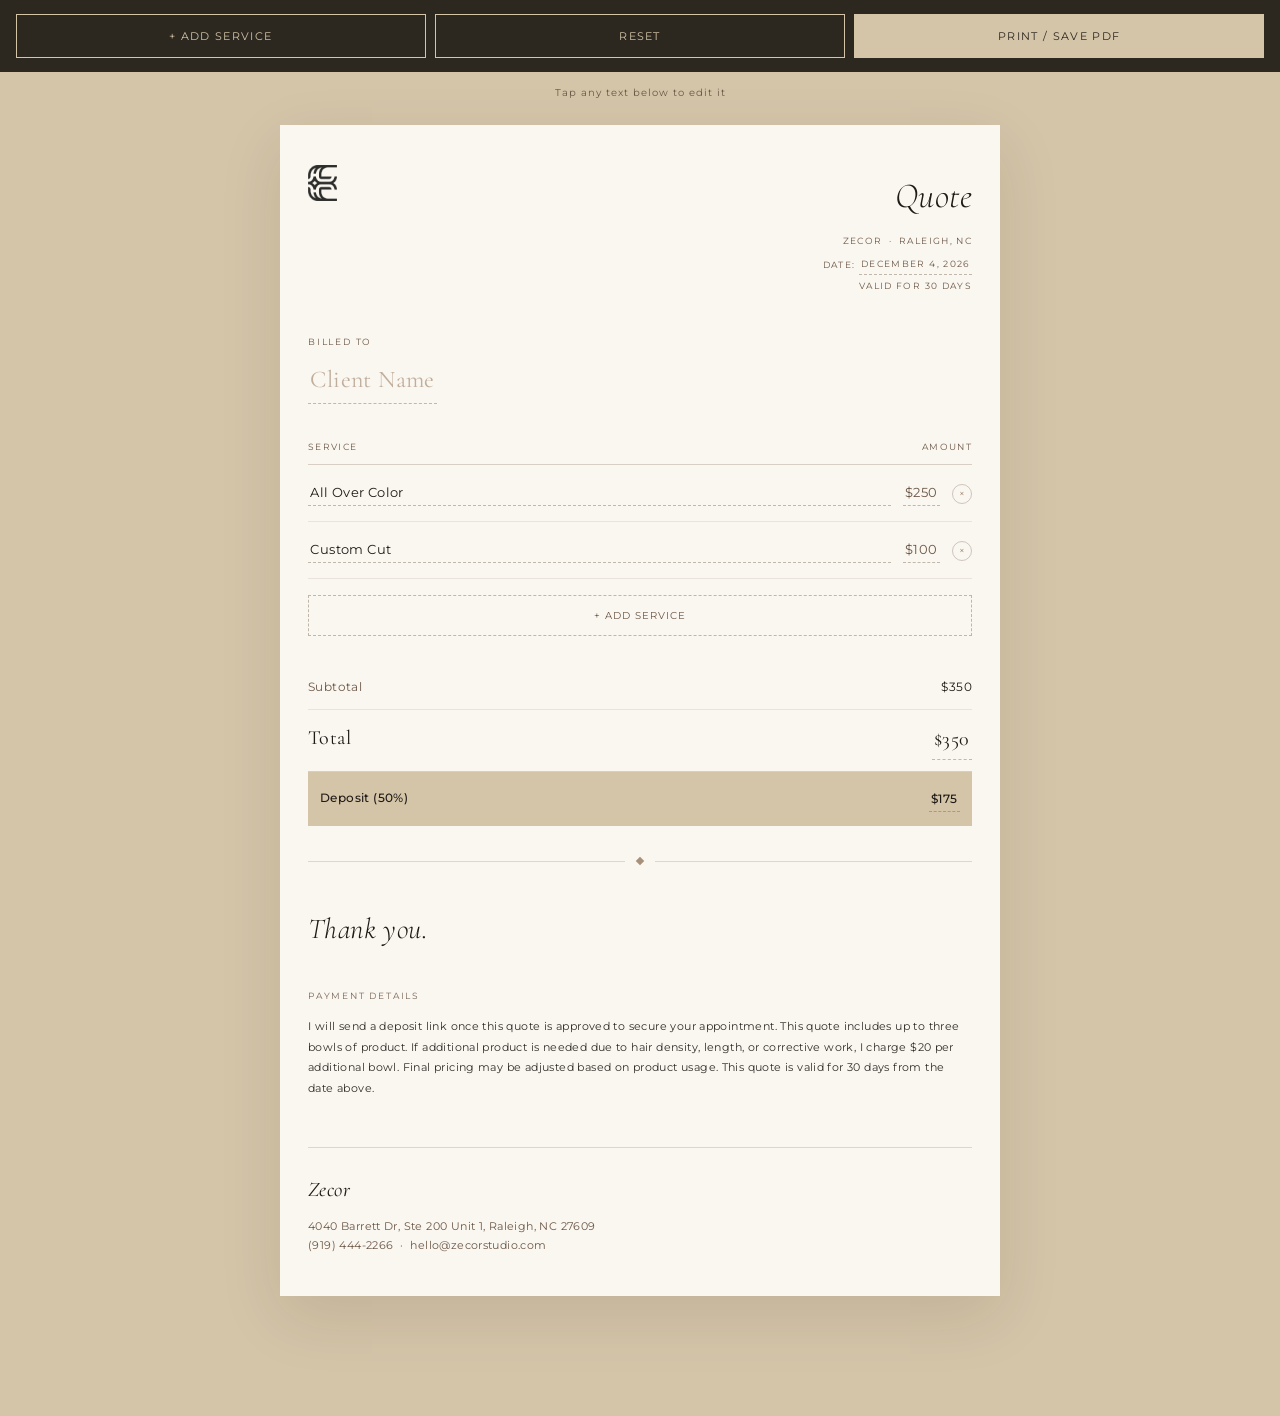
<file: quote-tool.html>
<!DOCTYPE html>
<html lang="en">
<head>
<meta charset="UTF-8" />
<meta name="viewport" content="width=device-width, initial-scale=1.0, maximum-scale=1.0" />
<meta name="robots" content="noindex, nofollow">
<title>Quote Tool | Zecor</title>
<link rel="preconnect" href="https://fonts.googleapis.com">
<link rel="preconnect" href="https://fonts.gstatic.com" crossorigin>
<link href="https://fonts.googleapis.com/css2?family=Cormorant+Garamond:ital,wght@0,300;0,400;0,500;1,300;1,400;1,500&family=Montserrat:wght@300;400;500;600&display=swap" rel="stylesheet">
<style>
  :root {
    --ink:     #1E1A16;
    --dark:    #2C2820;
    --earth:   #6B5847;
    --taupe:   #A8917A;
    --sand:    #D4C4A8;
    --ivory:   #F5EFE6;
    --cream:   #FAF6F0;
    --ff-display: 'Cormorant Garamond', Georgia, serif;
    --ff-body:    'Montserrat', sans-serif;
  }

  *, *::before, *::after { box-sizing: border-box; margin: 0; padding: 0; -webkit-tap-highlight-color: transparent; }

  body {
    background: var(--sand);
    color: var(--ink);
    font-family: var(--ff-body);
    font-size: 13px;
    letter-spacing: 0.03em;
    line-height: 1.75;
    padding-bottom: 6rem;
  }

  /* ----- Toolbar ----- */
  .toolbar {
    position: sticky;
    top: 0;
    z-index: 10;
    display: flex;
    gap: 0.6rem;
    padding: 0.9rem 1rem;
    background: var(--dark);
  }
  .toolbar button {
    flex: 1;
    font-family: var(--ff-body);
    font-size: 11px;
    letter-spacing: 0.12em;
    text-transform: uppercase;
    background: transparent;
    color: var(--sand);
    border: 1px solid var(--sand);
    padding: 0.85rem 0.5rem;
    cursor: pointer;
  }
  .toolbar button.primary { background: var(--sand); color: var(--dark); }
  .toolbar button:active { opacity: 0.75; }

  .hint {
    text-align: center;
    font-size: 10px;
    letter-spacing: 0.1em;
    color: var(--earth);
    padding: 0.75rem 1rem 0;
  }

  /* ----- Page frame ----- */
  .page-wrap {
    max-width: 720px;
    margin: 1.5rem auto;
    background: var(--cream);
    box-shadow: 0 20px 60px rgba(30,26,22,0.10);
  }
  .sheet { padding: 2.5rem 1.75rem; }

  /* ----- Editable field styling ----- */
  [contenteditable="true"] {
    outline: none;
    border-bottom: 1px dashed rgba(107,88,71,0.4);
    padding: 0.1rem 0.15rem;
    min-width: 2ch;
    display: inline-block;
  }
  [contenteditable="true"]:focus { border-bottom: 1px solid var(--earth); background: rgba(212,196,168,0.15); }
  [contenteditable="true"]:empty::before {
    content: attr(data-placeholder);
    color: var(--taupe);
    opacity: 0.7;
  }

  /* ----- Header ----- */
  .doc-header {
    display: flex;
    align-items: flex-start;
    justify-content: space-between;
    margin-bottom: 2.5rem;
    gap: 1rem;
  }
  .doc-header img { height: 36px; width: auto; flex: none; }
  .doc-header .title { text-align: right; }
  .doc-header .title h1 {
    font-family: var(--ff-display);
    font-weight: 300;
    font-style: italic;
    font-size: 2.2rem;
    color: var(--ink);
  }
  .doc-header .title .meta {
    margin-top: 0.4rem;
    font-size: 9px;
    letter-spacing: 0.15em;
    text-transform: uppercase;
    color: var(--earth);
  }

  .divider {
    display: flex;
    align-items: center;
    gap: 0.75rem;
    margin: 2rem 0;
  }
  .divider::before, .divider::after { content: ''; flex: 1; height: 1px; background: rgba(107,88,71,0.2); }
  .divider .diamond { width: 6px; height: 6px; background: var(--taupe); transform: rotate(45deg); flex: none; }

  .eyebrow {
    font-size: 9px;
    letter-spacing: 0.2em;
    text-transform: uppercase;
    color: var(--earth);
    margin-bottom: 0.5rem;
  }
  .billed-to .name {
    font-family: var(--ff-display);
    font-size: 1.5rem;
    color: var(--ink);
  }

  /* ----- Line items ----- */
  .items { margin-top: 2.2rem; }
  .item-row {
    display: flex;
    align-items: baseline;
    justify-content: space-between;
    gap: 0.75rem;
    padding: 0.9rem 0;
    border-bottom: 1px solid rgba(107,88,71,0.12);
  }
  .item-row .desc { flex: 1; }
  .item-row .amt { color: var(--earth); text-align: right; white-space: nowrap; }
  .item-row .remove {
    flex: none;
    font-size: 10px;
    color: var(--taupe);
    border: 1px solid rgba(107,88,71,0.3);
    width: 20px; height: 20px;
    line-height: 18px;
    text-align: center;
    border-radius: 50%;
    cursor: pointer;
  }
  .items-head {
    display: flex; justify-content: space-between;
    font-size: 9px; letter-spacing: 0.15em; text-transform: uppercase;
    color: var(--earth); padding-bottom: 0.6rem;
    border-bottom: 1px solid rgba(107,88,71,0.25);
  }
  .add-row {
    margin-top: 1rem;
    font-size: 10px;
    letter-spacing: 0.1em;
    text-transform: uppercase;
    color: var(--earth);
    border: 1px dashed rgba(107,88,71,0.4);
    padding: 0.7rem;
    text-align: center;
    cursor: pointer;
  }

  /* ----- Totals ----- */
  .totals { margin-top: 1.8rem; }
  .totals .row {
    display: flex; justify-content: space-between;
    padding: 0.7rem 0;
    font-size: 12px;
    border-bottom: 1px solid rgba(107,88,71,0.12);
  }
  .totals .row.total { font-family: var(--ff-display); font-size: 1.25rem; border-bottom: 1px solid rgba(107,88,71,0.25); }
  .totals .row.deposit { background: var(--sand); padding: 0.9rem 0.75rem; font-weight: 500; border-bottom: none; }
  .totals .label { color: var(--earth); }
  .totals .row.total .label, .totals .row.deposit .label { color: var(--ink); }

  .thank-you {
    margin-top: 2.5rem;
    font-family: var(--ff-display);
    font-style: italic;
    font-weight: 300;
    font-size: 1.8rem;
    color: var(--ink);
  }

  .notes { margin-top: 2rem; font-size: 11px; line-height: 1.9; color: var(--ink); opacity: 0.9; }
  .notes .eyebrow { margin-bottom: 0.75rem; opacity: 1; }

  .doc-footer {
    margin-top: 3rem;
    padding-top: 1.5rem;
    border-top: 1px solid rgba(107,88,71,0.2);
  }
  .doc-footer .brand { font-family: var(--ff-display); font-style: italic; font-size: 1.3rem; color: var(--ink); }
  .doc-footer .contact { margin-top: 0.6rem; font-size: 10.5px; color: var(--earth); line-height: 1.8; }

  /* ----- Print ----- */
  @media print {
    * { -webkit-print-color-adjust: exact !important; print-color-adjust: exact !important; color-adjust: exact !important; }
    body { background: #EFE3CE; padding-bottom: 0; }
    .toolbar, .hint, .remove, .add-row { display: none !important; }
    .page-wrap { box-shadow: none; margin: 0; max-width: 100%; background: #EFE3CE; }
    .sheet { padding: 0.4in 0.55in; }
    [contenteditable="true"] { border-bottom: none; }
    .eyebrow, .items-head, .doc-header .title .meta { color: #5C4A3A !important; }
    .notes { opacity: 1; color: #2A241D; }
    .item-row .amt, .totals .label { color: #5C4A3A !important; }
    @page { size: letter; margin: 0; }
  }
</style>
</head>
<body>

  <div class="toolbar">
    <button onclick="addRow()">+ Add Service</button>
    <button onclick="resetForm()">Reset</button>
    <button class="primary" onclick="window.print()">Print / Save PDF</button>
  </div>
  <div class="hint">Tap any text below to edit it</div>

  <div class="page-wrap">
    <div class="sheet">

      <div class="doc-header">
        <img src="[data-uri]" alt="Zecor">
        <div class="title">
          <h1>Quote</h1>
          <div class="meta">Zecor &nbsp;·&nbsp; Raleigh, NC</div>
          <div class="meta" style="margin-top: 0.35rem;">Date: <span id="quote-date" contenteditable="true" data-placeholder="Month Day, Year"></span></div>
          <div class="meta" style="margin-top: 0.2rem;">Valid for 30 days</div>
        </div>
      </div>

      <div class="billed-to">
        <div class="eyebrow">Billed To</div>
        <div class="name" contenteditable="true" data-placeholder="Client Name"></div>
      </div>

      <div class="items">
        <div class="items-head"><span>Service</span><span>Amount</span></div>
        <div id="item-list">
          <div class="item-row">
            <span class="desc" contenteditable="true" data-placeholder="Service">All Over Color</span>
            <span class="amt" contenteditable="true" data-placeholder="$0" oninput="calc()">$250</span>
            <span class="remove" onclick="removeRow(this)">×</span>
          </div>
          <div class="item-row">
            <span class="desc" contenteditable="true" data-placeholder="Service">Custom Cut</span>
            <span class="amt" contenteditable="true" data-placeholder="$0" oninput="calc()">$100</span>
            <span class="remove" onclick="removeRow(this)">×</span>
          </div>
        </div>
        <div class="add-row" onclick="addRow()">+ Add Service</div>
      </div>

      <div class="totals">
        <div class="row"><span class="label">Subtotal</span><span id="subtotal">$350</span></div>
        <div class="row total"><span class="label">Total</span><span id="total" contenteditable="true">$350</span></div>
        <div class="row deposit"><span class="label">Deposit (50%)</span><span id="deposit" contenteditable="true">$175</span></div>
      </div>

      <div class="divider"><div class="diamond"></div></div>

      <div class="thank-you">Thank you.</div>

      <div class="notes">
        <div class="eyebrow">Payment Details</div>
        <p>
          I will send a deposit link once this quote is approved to secure your appointment.
          This quote includes up to three bowls of product. If additional product is needed
          due to hair density, length, or corrective work, I charge $20 per additional bowl.
          Final pricing may be adjusted based on product usage. This quote is valid for
          30 days from the date above.
        </p>
      </div>

      <div class="doc-footer">
        <div class="brand">Zecor</div>
        <div class="contact">
          4040 Barrett Dr, Ste 200 Unit 1, Raleigh, NC 27609<br>
          (919) 444-2266 &nbsp;·&nbsp; hello@zecorstudio.com
        </div>
      </div>

    </div>
  </div>

<script>
  const rowTemplate = () => {
    const row = document.createElement('div');
    row.className = 'item-row';
    row.innerHTML = `
      <span class="desc" contenteditable="true" data-placeholder="Service"></span>
      <span class="amt" contenteditable="true" data-placeholder="$0" oninput="calc()"></span>
      <span class="remove" onclick="removeRow(this)">×</span>
    `;
    return row;
  };

  function addRow() {
    document.getElementById('item-list').appendChild(rowTemplate());
    calc();
  }

  function removeRow(el) {
    el.closest('.item-row').remove();
    calc();
  }

  function parseAmount(text) {
    const n = parseFloat((text || '').replace(/[^0-9.]/g, ''));
    return isNaN(n) ? 0 : n;
  }

  function calc() {
    const amounts = Array.from(document.querySelectorAll('.item-row .amt'));
    const subtotal = amounts.reduce((sum, el) => sum + parseAmount(el.textContent), 0);
    document.getElementById('subtotal').textContent = '$' + subtotal.toFixed(0);
    document.getElementById('total').textContent = '$' + subtotal.toFixed(0);
    document.getElementById('deposit').textContent = '$' + Math.round(subtotal * 0.5);
  }

  // Recalculate total/deposit if someone manually edits the Total field directly
  document.getElementById('total').addEventListener('input', function () {
    const total = parseAmount(this.textContent);
    document.getElementById('deposit').textContent = '$' + Math.round(total * 0.5);
  });

  function todayFormatted() {
    const d = new Date();
    const months = ['January','February','March','April','May','June','July','August','September','October','November','December'];
    return months[d.getMonth()] + ' ' + d.getDate() + ', ' + d.getFullYear();
  }

  function resetForm() {
    if (!confirm('Clear this quote and start fresh for a new client?')) return;
    document.querySelector('.billed-to .name').textContent = '';
    document.getElementById('item-list').innerHTML = '';
    addRow();
    document.getElementById('quote-date').textContent = todayFormatted();
    calc();
  }

  // Set today's date on load
  document.getElementById('quote-date').textContent = todayFormatted();
  calc();
</script>

</body>
</html>
</file>
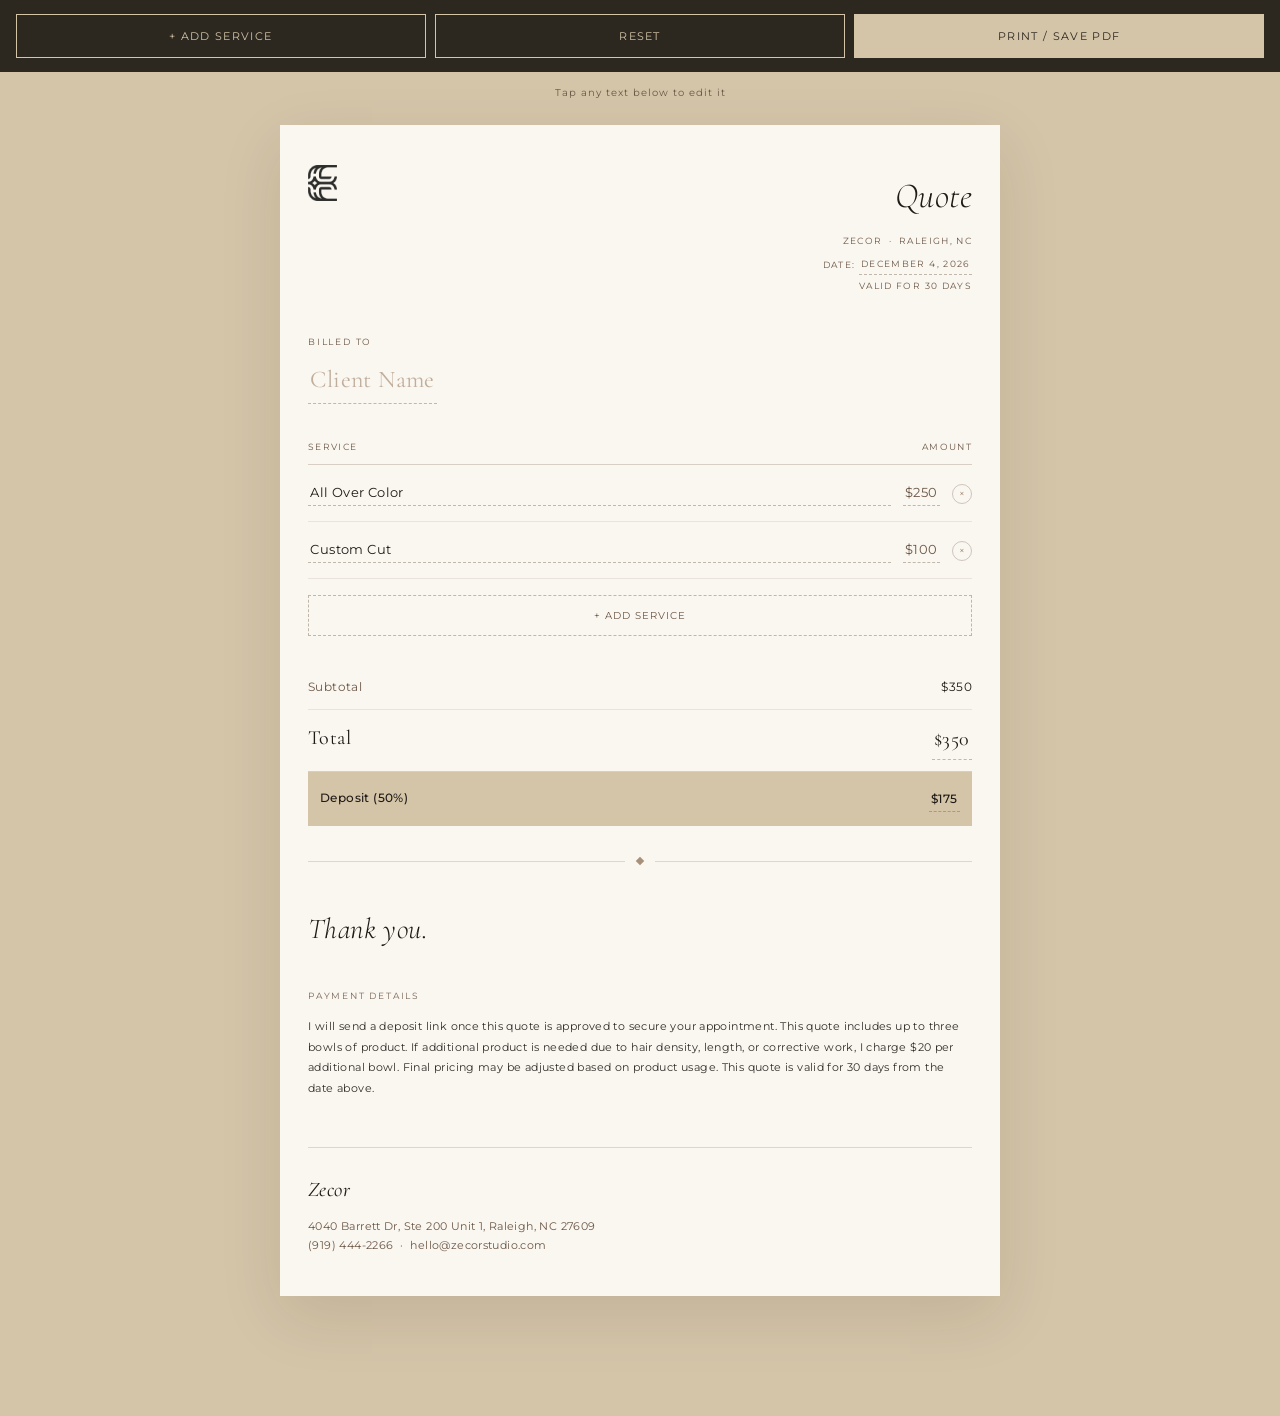
<file: quote.html>
<!DOCTYPE html>
<html lang="en">
<head>
<meta charset="UTF-8" />
<meta name="viewport" content="width=device-width, initial-scale=1.0, maximum-scale=1.0" />
<meta name="robots" content="noindex, nofollow">
<title>Quote | Zecor</title>
<link rel="preconnect" href="https://fonts.googleapis.com">
<link rel="preconnect" href="https://fonts.gstatic.com" crossorigin>
<link href="https://fonts.googleapis.com/css2?family=Cormorant+Garamond:ital,wght@0,300;0,400;0,500;1,300;1,400;1,500&family=Montserrat:wght@300;400;500;600&display=swap" rel="stylesheet">
<style>
  :root {
    --ink:     #1E1A16;
    --dark:    #2C2820;
    --earth:   #6B5847;
    --taupe:   #A8917A;
    --sand:    #D4C4A8;
    --ivory:   #F5EFE6;
    --cream:   #FAF6F0;
    --ff-display: 'Cormorant Garamond', Georgia, serif;
    --ff-body:    'Montserrat', sans-serif;
  }

  *, *::before, *::after { box-sizing: border-box; margin: 0; padding: 0; -webkit-tap-highlight-color: transparent; }

  body {
    background: var(--sand);
    color: var(--ink);
    font-family: var(--ff-body);
    font-size: 13px;
    letter-spacing: 0.03em;
    line-height: 1.75;
    padding-bottom: 6rem;
  }

  /* ----- Toolbar ----- */
  .toolbar {
    position: sticky;
    top: 0;
    z-index: 10;
    display: flex;
    gap: 0.6rem;
    padding: 0.9rem 1rem;
    background: var(--dark);
  }
  .toolbar button {
    flex: 1;
    font-family: var(--ff-body);
    font-size: 11px;
    letter-spacing: 0.12em;
    text-transform: uppercase;
    background: transparent;
    color: var(--sand);
    border: 1px solid var(--sand);
    padding: 0.85rem 0.5rem;
    cursor: pointer;
  }
  .toolbar button.primary { background: var(--sand); color: var(--dark); }
  .toolbar button:active { opacity: 0.75; }

  .hint {
    text-align: center;
    font-size: 10px;
    letter-spacing: 0.1em;
    color: var(--earth);
    padding: 0.75rem 1rem 0;
  }

  /* ----- Page frame ----- */
  .page-wrap {
    max-width: 720px;
    margin: 1.5rem auto;
    background: var(--cream);
    box-shadow: 0 20px 60px rgba(30,26,22,0.10);
  }
  .sheet { padding: 2.5rem 1.75rem; }

  /* ----- Editable field styling ----- */
  [contenteditable="true"] {
    outline: none;
    border-bottom: 1px dashed rgba(107,88,71,0.4);
    padding: 0.1rem 0.15rem;
    min-width: 2ch;
    display: inline-block;
  }
  [contenteditable="true"]:focus { border-bottom: 1px solid var(--earth); background: rgba(212,196,168,0.15); }
  [contenteditable="true"]:empty::before {
    content: attr(data-placeholder);
    color: var(--taupe);
    opacity: 0.7;
  }

  /* ----- Header ----- */
  .doc-header {
    display: flex;
    align-items: flex-start;
    justify-content: space-between;
    margin-bottom: 2.5rem;
    gap: 1rem;
  }
  .doc-header img { height: 36px; width: auto; flex: none; }
  .doc-header .title { text-align: right; }
  .doc-header .title h1 {
    font-family: var(--ff-display);
    font-weight: 300;
    font-style: italic;
    font-size: 2.2rem;
    color: var(--ink);
  }
  .doc-header .title .meta {
    margin-top: 0.4rem;
    font-size: 9px;
    letter-spacing: 0.15em;
    text-transform: uppercase;
    color: var(--earth);
  }

  .divider {
    display: flex;
    align-items: center;
    gap: 0.75rem;
    margin: 2rem 0;
  }
  .divider::before, .divider::after { content: ''; flex: 1; height: 1px; background: rgba(107,88,71,0.2); }
  .divider .diamond { width: 6px; height: 6px; background: var(--taupe); transform: rotate(45deg); flex: none; }

  .eyebrow {
    font-size: 9px;
    letter-spacing: 0.2em;
    text-transform: uppercase;
    color: var(--earth);
    margin-bottom: 0.5rem;
  }
  .billed-to .name {
    font-family: var(--ff-display);
    font-size: 1.5rem;
    color: var(--ink);
  }

  /* ----- Line items ----- */
  .items { margin-top: 2.2rem; }
  .item-row {
    display: flex;
    align-items: baseline;
    justify-content: space-between;
    gap: 0.75rem;
    padding: 0.9rem 0;
    border-bottom: 1px solid rgba(107,88,71,0.12);
  }
  .item-row .desc { flex: 1; }
  .item-row .amt { color: var(--earth); text-align: right; white-space: nowrap; }
  .item-row .remove {
    flex: none;
    font-size: 10px;
    color: var(--taupe);
    border: 1px solid rgba(107,88,71,0.3);
    width: 20px; height: 20px;
    line-height: 18px;
    text-align: center;
    border-radius: 50%;
    cursor: pointer;
  }
  .items-head {
    display: flex; justify-content: space-between;
    font-size: 9px; letter-spacing: 0.15em; text-transform: uppercase;
    color: var(--earth); padding-bottom: 0.6rem;
    border-bottom: 1px solid rgba(107,88,71,0.25);
  }
  .add-row {
    margin-top: 1rem;
    font-size: 10px;
    letter-spacing: 0.1em;
    text-transform: uppercase;
    color: var(--earth);
    border: 1px dashed rgba(107,88,71,0.4);
    padding: 0.7rem;
    text-align: center;
    cursor: pointer;
  }

  /* ----- Totals ----- */
  .totals { margin-top: 1.8rem; }
  .totals .row {
    display: flex; justify-content: space-between;
    padding: 0.7rem 0;
    font-size: 12px;
    border-bottom: 1px solid rgba(107,88,71,0.12);
  }
  .totals .row.total { font-family: var(--ff-display); font-size: 1.25rem; border-bottom: 1px solid rgba(107,88,71,0.25); }
  .totals .row.deposit { background: var(--sand); padding: 0.9rem 0.75rem; font-weight: 500; border-bottom: none; }
  .totals .label { color: var(--earth); }
  .totals .row.total .label, .totals .row.deposit .label { color: var(--ink); }

  .thank-you {
    margin-top: 2.5rem;
    font-family: var(--ff-display);
    font-style: italic;
    font-weight: 300;
    font-size: 1.8rem;
    color: var(--ink);
  }

  .notes { margin-top: 2rem; font-size: 11px; line-height: 1.9; color: var(--ink); opacity: 0.9; }
  .notes .eyebrow { margin-bottom: 0.75rem; opacity: 1; }

  .doc-footer {
    margin-top: 3rem;
    padding-top: 1.5rem;
    border-top: 1px solid rgba(107,88,71,0.2);
  }
  .doc-footer .brand { font-family: var(--ff-display); font-style: italic; font-size: 1.3rem; color: var(--ink); }
  .doc-footer .contact { margin-top: 0.6rem; font-size: 10.5px; color: var(--earth); line-height: 1.8; }

  /* ----- Print ----- */
  @media print {
    * { -webkit-print-color-adjust: exact !important; print-color-adjust: exact !important; color-adjust: exact !important; }
    html, body { height: 11in; overflow: hidden; background: #F5EFE2; padding-bottom: 0; }
    .toolbar, .hint, .remove, .add-row { display: none !important; }
    .page-wrap { box-shadow: none; margin: 0; max-width: 100%; background: #F5EFE2; display: flex; justify-content: center; }
    .sheet { padding: 0.4in 0.55in; transform-origin: top center; }
    [contenteditable="true"] { border-bottom: none; }
    .eyebrow, .items-head, .doc-header .title .meta { color: #5C4A3A !important; }
    .notes { opacity: 1; color: #2A241D; }
    .item-row .amt, .totals .label { color: #5C4A3A !important; }
    @page { size: letter; margin: 0; }
  }
</style>
</head>
<body>

  <div class="toolbar">
    <button onclick="addRow()">+ Add Service</button>
    <button onclick="resetForm()">Reset</button>
    <button class="primary" onclick="window.print()">Print / Save PDF</button>
  </div>
  <div class="hint">Tap any text below to edit it</div>

  <div class="page-wrap">
    <div class="sheet">

      <div class="doc-header">
        <img src="[data-uri]" alt="Zecor">
        <div class="title">
          <h1>Quote</h1>
          <div class="meta">Zecor &nbsp;·&nbsp; Raleigh, NC</div>
          <div class="meta" style="margin-top: 0.35rem;">Date: <span id="quote-date" contenteditable="true" data-placeholder="Month Day, Year"></span></div>
          <div class="meta" style="margin-top: 0.2rem;">Valid for 30 days</div>
        </div>
      </div>

      <div class="billed-to">
        <div class="eyebrow">Billed To</div>
        <div class="name" contenteditable="true" data-placeholder="Client Name"></div>
      </div>

      <div class="items">
        <div class="items-head"><span>Service</span><span>Amount</span></div>
        <div id="item-list">
          <div class="item-row">
            <span class="desc" contenteditable="true" data-placeholder="Service">All Over Color</span>
            <span class="amt" contenteditable="true" data-placeholder="$0" oninput="calc()">$250</span>
            <span class="remove" onclick="removeRow(this)">×</span>
          </div>
          <div class="item-row">
            <span class="desc" contenteditable="true" data-placeholder="Service">Custom Cut</span>
            <span class="amt" contenteditable="true" data-placeholder="$0" oninput="calc()">$100</span>
            <span class="remove" onclick="removeRow(this)">×</span>
          </div>
        </div>
        <div class="add-row" onclick="addRow()">+ Add Service</div>
      </div>

      <div class="totals">
        <div class="row"><span class="label">Subtotal</span><span id="subtotal">$350</span></div>
        <div class="row total"><span class="label">Total</span><span id="total" contenteditable="true">$350</span></div>
        <div class="row deposit"><span class="label">Deposit (50%)</span><span id="deposit" contenteditable="true">$175</span></div>
      </div>

      <div class="divider"><div class="diamond"></div></div>

      <div class="thank-you">Thank you.</div>

      <div class="notes">
        <div class="eyebrow">Payment Details</div>
        <p>
          I will send a deposit link once this quote is approved to secure your appointment.
          This quote includes up to three bowls of product. If additional product is needed
          due to hair density, length, or corrective work, I charge $20 per additional bowl.
          Final pricing may be adjusted based on product usage. This quote is valid for
          30 days from the date above.
        </p>
      </div>

      <div class="doc-footer">
        <div class="brand">Zecor</div>
        <div class="contact">
          4040 Barrett Dr, Ste 200 Unit 1, Raleigh, NC 27609<br>
          (919) 444-2266 &nbsp;·&nbsp; hello@zecorstudio.com
        </div>
      </div>

    </div>
  </div>

<script>
  const rowTemplate = () => {
    const row = document.createElement('div');
    row.className = 'item-row';
    row.innerHTML = `
      <span class="desc" contenteditable="true" data-placeholder="Service"></span>
      <span class="amt" contenteditable="true" data-placeholder="$0" oninput="calc()"></span>
      <span class="remove" onclick="removeRow(this)">×</span>
    `;
    return row;
  };

  function addRow() {
    document.getElementById('item-list').appendChild(rowTemplate());
    calc();
  }

  function removeRow(el) {
    el.closest('.item-row').remove();
    calc();
  }

  function parseAmount(text) {
    const n = parseFloat((text || '').replace(/[^0-9.]/g, ''));
    return isNaN(n) ? 0 : n;
  }

  function calc() {
    const amounts = Array.from(document.querySelectorAll('.item-row .amt'));
    const subtotal = amounts.reduce((sum, el) => sum + parseAmount(el.textContent), 0);
    document.getElementById('subtotal').textContent = '$' + subtotal.toFixed(0);
    document.getElementById('total').textContent = '$' + subtotal.toFixed(0);
    document.getElementById('deposit').textContent = '$' + Math.round(subtotal * 0.5);
  }

  // Recalculate total/deposit if someone manually edits the Total field directly
  document.getElementById('total').addEventListener('input', function () {
    const total = parseAmount(this.textContent);
    document.getElementById('deposit').textContent = '$' + Math.round(total * 0.5);
  });

  function todayFormatted() {
    const d = new Date();
    const months = ['January','February','March','April','May','June','July','August','September','October','November','December'];
    return months[d.getMonth()] + ' ' + d.getDate() + ', ' + d.getFullYear();
  }

  function resetForm() {
    if (!confirm('Clear this quote and start fresh for a new client?')) return;
    document.querySelector('.billed-to .name').textContent = '';
    document.getElementById('item-list').innerHTML = '';
    addRow();
    document.getElementById('quote-date').textContent = todayFormatted();
    calc();
  }

  // Set today's date on load
  document.getElementById('quote-date').textContent = todayFormatted();
  calc();

  // ----- Force the printed quote to always fit on a single page -----
  const PAGE_HEIGHT_PX = 96 * 11; // letter page height at 96 CSS px/inch, matches @page size

  function fitToOnePage() {
    const sheet = document.querySelector('.sheet');
    sheet.style.transform = 'none';
    const naturalHeight = sheet.scrollHeight;
    if (naturalHeight > PAGE_HEIGHT_PX) {
      const scale = (PAGE_HEIGHT_PX / naturalHeight) * 0.98; // small safety margin
      sheet.style.transform = 'scale(' + scale + ')';
    }
  }

  function resetScale() {
    document.querySelector('.sheet').style.transform = 'none';
  }

  window.addEventListener('beforeprint', fitToOnePage);
  window.addEventListener('afterprint', resetScale);
</script>

</body>
</html>
</file>
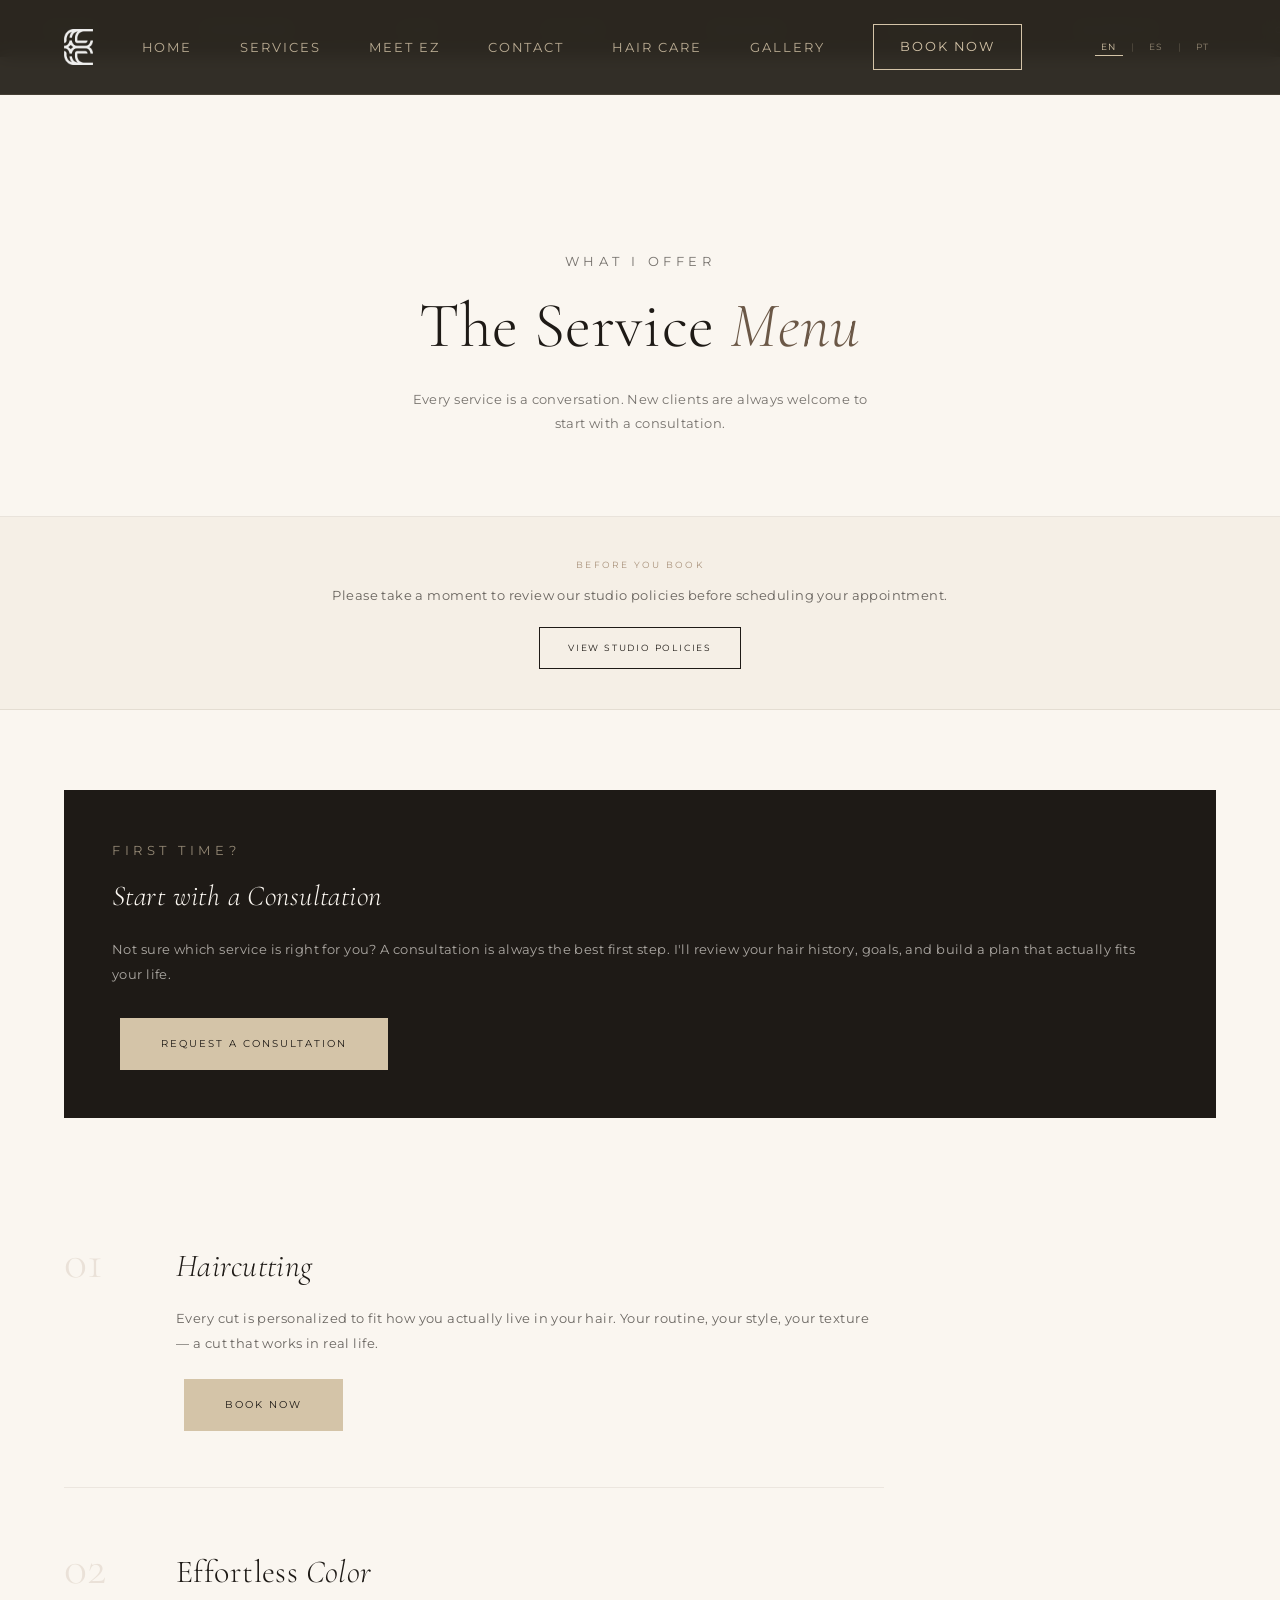
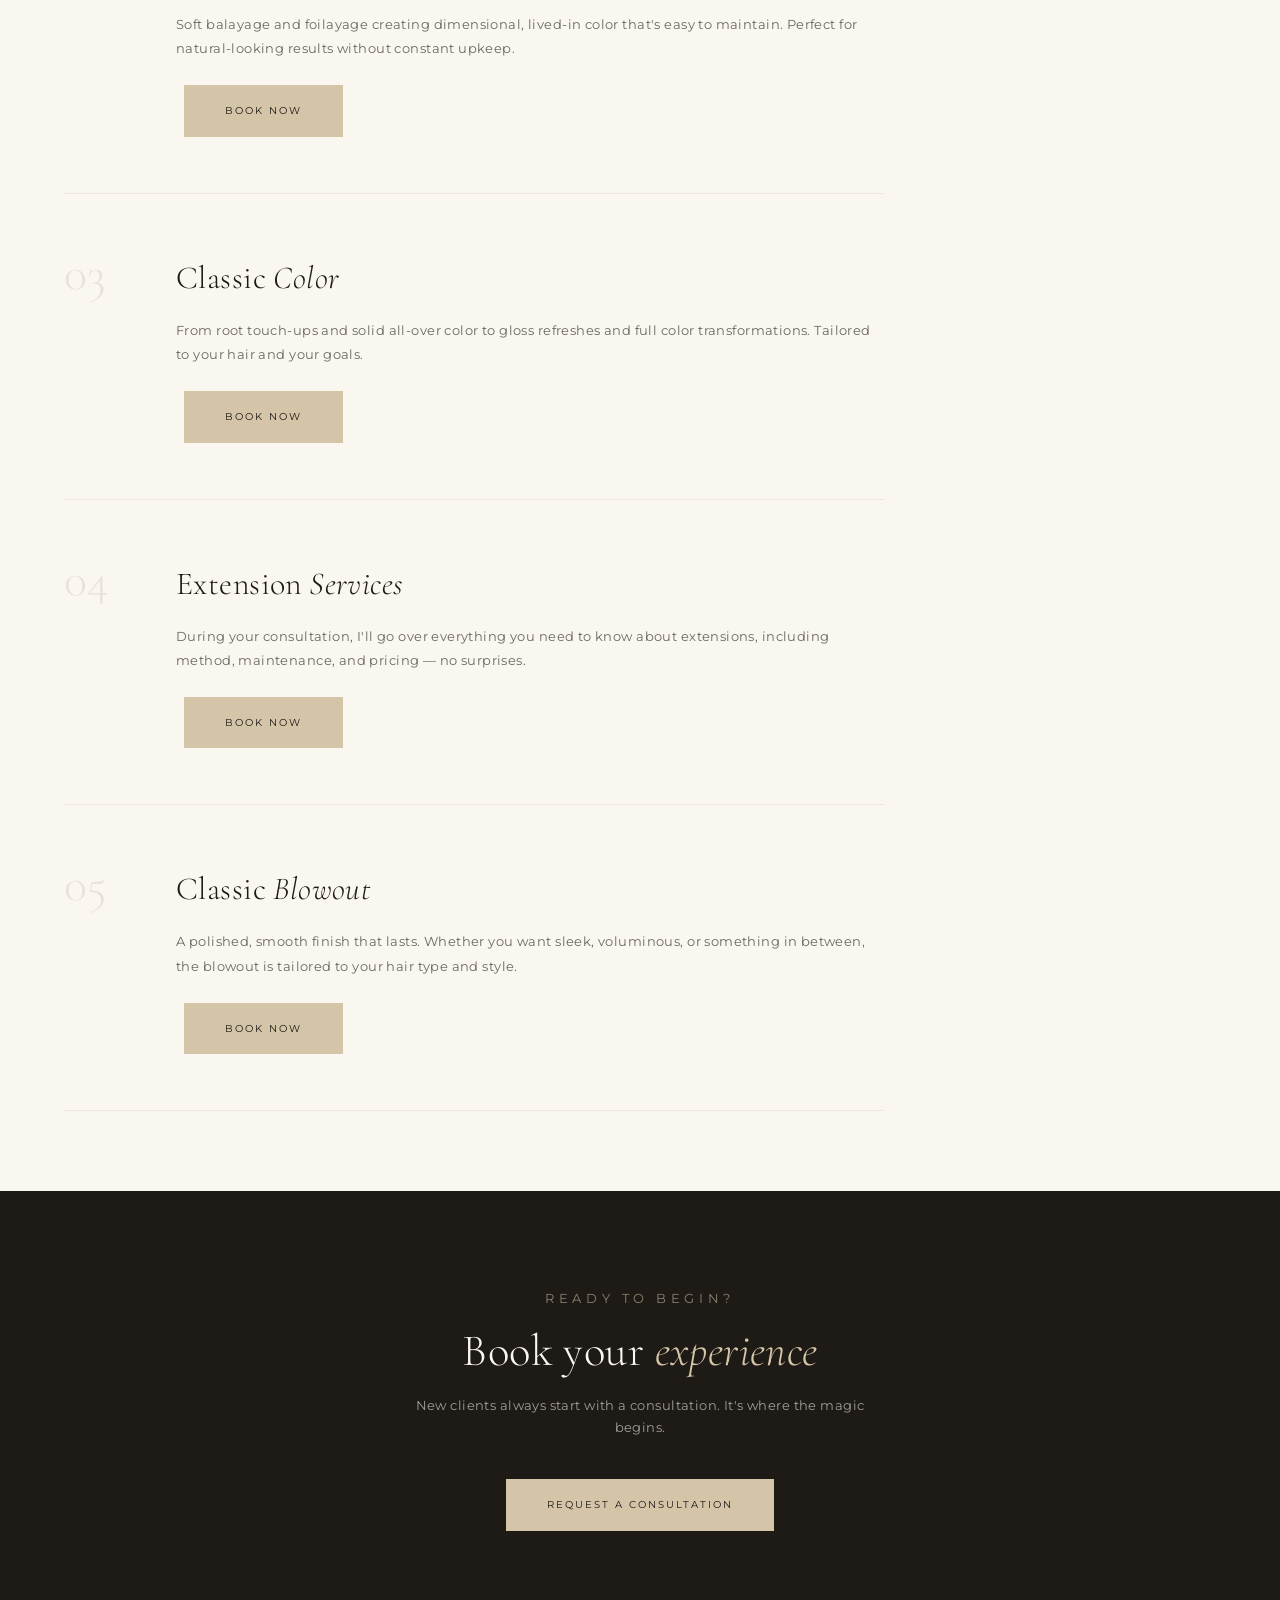
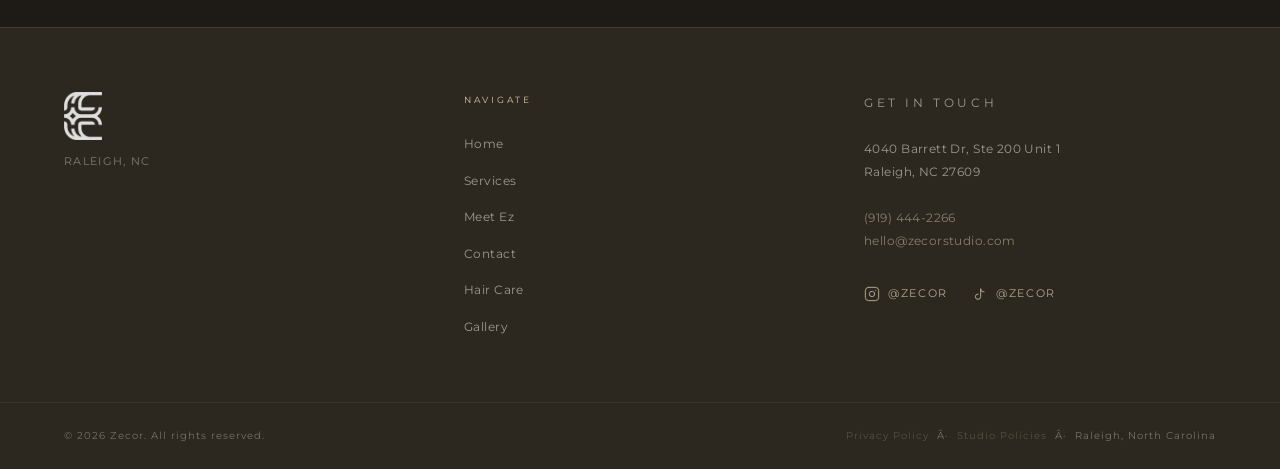
<file: services.html>
<!DOCTYPE html>
<html lang="en">
<head>
  <!-- Google tag (gtag.js) -->
  <script async src="https://www.googletagmanager.com/gtag/js?id=G-77VZ4KRM6H"></script>
  <script>
    window.dataLayer = window.dataLayer || [];
    function gtag(){dataLayer.push(arguments);}
    gtag('js', new Date());
    gtag('config', 'G-77VZ4KRM6H');
  </script>

  <!-- Meta Pixel Code -->
  <script>
    !function(f,b,e,v,n,t,s)
    {if(f.fbq)return;n=f.fbq=function(){n.callMethod?
    n.callMethod.apply(n,arguments):n.queue.push(arguments)};
    if(!f._fbq)f._fbq=n;n.push=n;n.loaded=!0;n.version='2.0';
    n.queue=[];t=b.createElement(e);t.async=!0;
    t.src=v;s=b.getElementsByTagName(e)[0];
    s.parentNode.insertBefore(t,s)}(window, document,'script',
    'https://connect.facebook.net/en_US/fbevents.js');
    fbq('init', '2788321961541043');
    fbq('track', 'PageView');
  </script>
  <noscript><img height="1" width="1" style="display:none"
    src="https://www.facebook.com/tr?id=2788321961541043&ev=PageView&noscript=1"
  /></noscript>
  <!-- End Meta Pixel Code -->

  <meta charset="UTF-8" />
  <meta name="keywords" content="balayage Raleigh, hair extensions Raleigh NC, hair color Raleigh, foilayage, haircut Raleigh NC, blowout Raleigh" />
  <meta name="robots" content="index, follow" />
  <meta name="viewport" content="width=device-width, initial-scale=1.0" />
  <meta name="description" content="Explore Zecor services: balayage, foilayage, hair extensions, haircutting, classic color, and blowouts. Private luxury studio in Raleigh, NC." />
  <meta property="og:type" content="website" />
  <meta property="og:url" content="https://www.zecorstudio.com/services.html" />
  <meta property="og:title" content="Services | Zecor — Raleigh Hair Salon" />
  <meta property="og:description" content="Balayage, extensions, haircutting, classic color, and blowouts. Private luxury hair studio in Raleigh, NC by Ezequiel." />
  <meta property="og:image" content="https://www.zecorstudio.com/images/color.jpg" />
  <meta property="og:site_name" content="Zecor" />
  <meta name="twitter:card" content="summary_large_image" />
  <meta name="twitter:title" content="Services | Zecor — Raleigh Hair Salon" />
  <meta name="twitter:description" content="Balayage, extensions, haircutting, classic color, and blowouts. Private luxury hair studio in Raleigh, NC by Ezequiel." />
  <meta name="twitter:image" content="https://www.zecorstudio.com/images/color.jpg" />
  <link rel="canonical" href="https://www.zecorstudio.com/services.html" />
  <title>Services | Zecor — Hair Color, Extensions & Cuts in Raleigh NC</title>
  <link rel="preconnect" href="https://fonts.googleapis.com">
  <link rel="preconnect" href="https://fonts.gstatic.com" crossorigin>
  <link href="https://fonts.googleapis.com/css2?family=Cormorant+Garamond:ital,wght@0,300;0,400;0,500;1,300;1,400;1,500&family=Montserrat:wght@300;400;500;600&display=swap" rel="stylesheet">
  <style>
:root {
      --ink:     #1E1A16;
      --dark:    #2C2820;
      --earth:   #6B5847;
      --taupe:   #A8917A;
      --sand:    #D4C4A8;
      --ivory:   #F5EFE6;
      --cream:   #FAF6F0;
      --ff-display: 'Cormorant Garamond', Georgia, serif;
      --ff-body:    'Montserrat', sans-serif;
      --transition: 0.35s ease;
    }

    *, *::before, *::after { box-sizing: border-box; margin: 0; padding: 0; }
    html { scroll-behavior: smooth; }
    body {
      background: var(--cream);
      color: var(--ink);
      font-family: var(--ff-body);
      font-size: 14px;
      font-weight: 400;
      letter-spacing: 0.03em;
      line-height: 1.75;
      overflow-x: hidden;
    }
    a { color: inherit; text-decoration: none; }

    /* NAV */
    .nav {
      position: fixed; top: 0; left: 0; right: 0; z-index: 100;
      display: flex; align-items: center; justify-content: space-between;
      padding: 1.5rem 4rem;
      background: rgba(44,40,32,0.97);
      backdrop-filter: blur(8px);
      border-bottom: 1px solid rgba(200,184,154,0.12);
      transition: background var(--transition), padding var(--transition);
    }
    .nav.scrolled {
      background: rgba(44,40,32,0.97);
      backdrop-filter: blur(8px);
      padding: 1rem 4rem;
      border-bottom: 1px solid rgba(200,184,154,0.12);
    }
    .nav__logo { display: flex; align-items: center; }
    .nav__links { display: flex; gap: 3rem; list-style: none; }
    .nav__links a { font-size: 13px; letter-spacing: 0.15em; text-transform: uppercase; color: var(--sand); opacity: 0.85; transition: opacity var(--transition), color var(--transition); }
    .nav__links a:hover { opacity: 1; color: var(--taupe); }
    .nav__cta {
      font-size: 13px; letter-spacing: 0.15em; text-transform: uppercase;
      border: 1px solid var(--sand); color: var(--sand);
      padding: 0.65rem 1.6rem;
      transition: background var(--transition), color var(--transition), border-color var(--transition);
    }
    .nav__cta:hover { background: var(--sand); color: var(--dark); }

    /* HERO */
    .hero {
      height: 100vh; min-height: 700px;
      display: grid; grid-template-columns: 1fr 1fr;
    }
    .hero__image { position: relative; overflow: hidden; background: var(--dark); }
    .hero__photo { width: 100%; height: 100%; object-fit: cover; transition: transform 8s ease; }
    .hero__image:hover .hero__photo { transform: scale(1.04); }
    .hero__placeholder {
      width: 100%; height: 100%;
      display: flex; flex-direction: column; align-items: center; justify-content: center;
      gap: 1rem; background: var(--dark);
      color: var(--earth); font-size: 10px; letter-spacing: 0.2em; text-transform: uppercase;
    }
    .hero__placeholder svg { opacity: 0.4; }
    .hero__content {
      display: flex; flex-direction: column; justify-content: center;
      padding: 6rem 5rem 4rem 4rem;
      background: var(--cream); position: relative;
    }
    .hero__eyebrow { font-size: 10px; letter-spacing: 0.3em; text-transform: uppercase; color: var(--taupe); margin-bottom: 2rem; }
    .hero__headline {
      font-family: var(--ff-display);
      font-size: clamp(3rem, 4.5vw, 4.5rem);
      font-weight: 300; line-height: 1.1; color: var(--ink);
      margin-bottom: 2rem;
    }
    .hero__headline em { font-style: italic; color: var(--earth); display: block; }
    .hero__body { font-size: 13px; line-height: 1.9; color: var(--ink); opacity: 0.65; max-width: 340px; margin-bottom: 3rem; }
    .hero__actions { display: flex; gap: 1.5rem; align-items: center; }
    .hero__scroll {
      position: absolute; bottom: 2.5rem; right: 5rem;
      font-size: 9px; letter-spacing: 0.3em; text-transform: uppercase;
      color: var(--taupe); writing-mode: vertical-rl;
      display: flex; align-items: center; gap: 1rem;
    }
    .hero__scroll::before { content: ''; display: block; width: 1px; height: 40px; background: var(--sand); }

    /* BUTTONS */
    .btn-primary {
      font-family: var(--ff-body); font-size: 10px; letter-spacing: 0.2em;
      text-transform: uppercase; background: var(--ink); color: var(--cream);
      padding: 1rem 2.5rem; border: 1px solid var(--ink); cursor: pointer;
      transition: background var(--transition), color var(--transition);
      display: inline-block;
    }
    .btn-primary:hover { background: transparent; color: var(--ink); }
    .btn-ghost {
      font-family: var(--ff-body); font-size: 10px; letter-spacing: 0.2em;
      text-transform: uppercase; color: var(--ink); opacity: 0.55;
      display: inline-flex; align-items: center; gap: 0.5rem;
      transition: opacity var(--transition), color var(--transition);
      cursor: pointer; background: none; border: none;
    }
    .btn-ghost:hover { opacity: 1; color: var(--earth); }
    .btn-ghost::after { content: '→'; font-size: 14px; }

    /* MARQUEE */
    .marquee-strip { background: var(--ink); padding: 1rem 0; overflow: hidden; white-space: nowrap; }
    .marquee-track { display: inline-flex; animation: marquee 22s linear infinite; }
    .marquee-track span { font-size: 9px; letter-spacing: 0.3em; text-transform: uppercase; color: var(--sand); padding: 0 3rem; }
    .marquee-track .dot { color: var(--earth); padding: 0; opacity: 0.6; }
    @keyframes marquee { from { transform: translateX(0); } to { transform: translateX(-50%); } }

    /* PILLARS */
    .pillars-section { padding: 0; background: var(--ivory); }
    .pillars {
      display: grid; grid-template-columns: repeat(3, 1fr);
      border-top: 1px solid rgba(107,88,71,0.15);
    }
    .pillar { padding: 4rem; border-right: 1px solid rgba(107,88,71,0.15); }
    .pillar:last-child { border-right: none; }
    .pillar__number { font-family: var(--ff-display); font-size: 4rem; font-weight: 300; color: rgba(168,145,122,0.2); line-height: 1; margin-bottom: 1rem; }
    .pillar__title { font-family: var(--ff-display); font-size: 1.6rem; font-style: italic; color: var(--earth); margin-bottom: 0.75rem; }
    .pillar__body { font-size: 12px; line-height: 1.9; color: var(--ink); opacity: 0.6; }

    /* SERVICES */
    .section { padding: 7rem 4rem; }
    .section--mid { background: var(--cream); }
    .section--dark { background: var(--ivory); }
    .eyebrow { font-size: 9px; letter-spacing: 0.35em; text-transform: uppercase; color: var(--taupe); margin-bottom: 1.2rem; }
    .heading { font-family: var(--ff-display); font-size: clamp(2.2rem, 3.5vw, 3.2rem); font-weight: 300; line-height: 1.15; color: var(--ink); }
    .heading em { font-style: italic; color: var(--earth); }
    .services-intro { max-width: 800px; margin: 0 auto 4rem; text-align: center; }
    .services-grid { display: grid; grid-template-columns: repeat(3, 1fr); gap: 1.5px; background: var(--sand); }
    .service-card { position: relative; height: 520px; overflow: hidden; background: var(--dark); cursor: pointer; }
    .service-card__overlay {
      position: absolute; inset: 0;
      background: linear-gradient(to top, rgba(20,16,12,0.92) 0%, rgba(20,16,12,0.15) 55%, transparent 100%);
      display: flex; flex-direction: column; justify-content: flex-end;
      padding: 2.5rem 2rem;
      transition: background var(--transition);
    }
    .service-card:hover .service-card__overlay {
      background: linear-gradient(to top, rgba(20,16,12,0.97) 0%, rgba(20,16,12,0.5) 60%, rgba(20,16,12,0.1) 100%);
    }
    .service-card__label { font-size: 9px; letter-spacing: 0.3em; text-transform: uppercase; color: var(--sand); margin-bottom: 0.5rem; display: block; }
    .service-card__title { font-family: var(--ff-display); font-size: 1.5rem; color: var(--cream); margin-bottom: 0.5rem; }
    .service-card__desc { font-size: 11px; line-height: 1.8; color: var(--cream); opacity: 0; transform: translateY(8px); transition: opacity 0.4s ease, transform 0.4s ease; margin-bottom: 1.2rem; height: 4rem; overflow: hidden; }
    .service-card:hover .service-card__desc { opacity: 0.8; transform: translateY(0); }
    .service-card__link { font-size: 9px; letter-spacing: 0.25em; text-transform: uppercase; color: var(--sand); opacity: 0; transform: translateY(6px); transition: opacity 0.4s ease 0.05s, transform 0.4s ease 0.05s; display: inline-flex; align-items: center; gap: 0.5rem; background: none; border: none; cursor: pointer; padding: 0; }
    .service-card__link::after { content: '→'; }
    .service-card:hover .service-card__link { opacity: 1; transform: translateY(0); }

    /* card photo placeholders */
    .card-photo {
      position: absolute; inset: 0;
      display: flex; align-items: flex-end; justify-content: center;
      padding-bottom: 3rem;
      font-size: 9px; letter-spacing: 0.18em; text-transform: uppercase;
    }
    .card-photo--color    { background: linear-gradient(160deg, #3a2e28 0%, #1e1812 100%); }
    .card-photo--ext      { background: linear-gradient(160deg, #2a2420 0%, #1a1410 100%); }
    .card-photo--cuts     { background: linear-gradient(160deg, #322820 0%, #201810 100%); }

    /* TESTIMONIALS */
    .testimonials { text-align: center; }
    .stars { display: flex; justify-content: center; gap: 0.3rem; margin: 1.5rem 0 3.5rem; color: var(--taupe); font-size: 1rem; }
    .testimonials-grid { display: grid; grid-template-columns: repeat(3, 1fr); gap: 2px; background: rgba(107,88,71,0.12); }
    .testimonial { padding: 3rem 2.5rem; background: var(--ivory); text-align: left; }
    .testimonial__quote { font-family: var(--ff-display); font-size: 1.15rem; font-style: italic; font-weight: 300; line-height: 1.7; color: var(--ink); margin-bottom: 2rem; opacity: 0.85; }
    .testimonial__quote::before { content: '\201C'; font-size: 2.8rem; color: var(--taupe); line-height: 0; vertical-align: -0.45rem; margin-right: 0.15rem; opacity: 0.5; }
    .testimonial__author { font-size: 10px; letter-spacing: 0.2em; text-transform: uppercase; color: var(--earth); }

    /* ABOUT SPLIT */
    .about-split { display: grid; grid-template-columns: 1fr 1fr; min-height: 600px; }
    .about-split__image { overflow: hidden; background: var(--dark); display: flex; align-items: center; justify-content: center; color: var(--earth); font-size: 10px; letter-spacing: 0.2em; text-transform: uppercase; }
    .about-split__content { display: flex; flex-direction: column; justify-content: center; padding: 5rem; background: var(--cream); }
    .about-split__body { font-size: 13px; line-height: 2; color: var(--ink); opacity: 0.65; margin-bottom: 2.5rem; max-width: 380px; }

    /* CTA STRIP */
    .cta-strip { text-align: center; padding: 6rem 4rem; background: var(--ink); border-top: none; }
    .cta-strip .eyebrow { color: var(--sand); }
    .cta-strip .heading { color: var(--cream); }
    .cta-strip .heading em { color: var(--sand); }
    .cta-strip p { font-size: 13px; color: var(--cream); opacity: 0.6; margin-bottom: 2.5rem; max-width: 480px; margin-left: auto; margin-right: auto; }
    .cta-strip .btn-primary { background: var(--sand); color: var(--ink); border-color: var(--sand); }
    .cta-strip .btn-primary:hover { background: transparent; color: var(--sand); }

    /* FOOTER */
    .footer-grid {
      background: var(--dark); border-top: 1px solid rgba(212,196,168,0.12);
      padding: 4rem; display: grid; grid-template-columns: 1fr 1fr 1fr; gap: 3rem;
    }
    .footer__logo { font-family: var(--ff-display); font-size: 1.8rem; font-weight: 300; margin-bottom: 0.75rem; color: var(--cream); }
    .footer__tagline { font-size: 11px; letter-spacing: 0.12em; opacity: 0.4; text-transform: uppercase; color: var(--cream); }
    .footer__head { font-size: 9px; letter-spacing: 0.3em; text-transform: uppercase; color: var(--sand); margin-bottom: 1.5rem; }
    .footer__links { list-style: none; display: flex; flex-direction: column; gap: 0.75rem; }
    .footer__links a { font-size: 12px; color: var(--cream); opacity: 0.55; transition: opacity var(--transition), color var(--transition); }
    .footer__links a:hover { opacity: 1; color: var(--sand); }
    .footer__contact p { font-size: 12px; color: var(--cream); opacity: 0.55; line-height: 1.9; }
    .footer__contact a { color: var(--sand); opacity: 1; }
    .footer-bottom {
      background: var(--dark); border-top: 1px solid rgba(212,196,168,0.08);
      padding: 1.5rem 4rem; display: flex; justify-content: space-between; align-items: center;
    }
    .footer-bottom p { font-size: 10px; letter-spacing: 0.1em; color: var(--cream); opacity: 0.35; }

    /* REVEAL */
    [data-reveal] { opacity: 0; transform: translateY(28px); transition: opacity 0.75s ease, transform 0.75s ease; }
    [data-reveal].revealed { opacity: 1; transform: translateY(0); }
    [data-reveal-delay="1"] { transition-delay: 0.12s; }
    [data-reveal-delay="2"] { transition-delay: 0.24s; }

    @media (max-width: 900px) {
      .hero { grid-template-columns: 1fr; height: auto; }
      .hero__image { height: 60vw; min-height: 280px; }
      .hero__content { padding: 3rem 2rem 4rem; }
      .hero__scroll { display: none; }
      .nav { padding: 1.25rem 2rem; }
      .nav__links, .nav__cta { display: none; }
      .pillars { grid-template-columns: 1fr; }
      .pillar { border-right: none; border-bottom: 1px solid rgba(200,184,154,0.15); }
      .services-grid { grid-template-columns: 1fr 1fr; }
      .testimonials-grid { grid-template-columns: 1fr; }
      .about-split { grid-template-columns: 1fr; }
      .footer-grid { grid-template-columns: 1fr; padding: 3rem 2rem; }
      .footer-bottom { flex-direction: column; gap: 0.5rem; padding: 1.5rem 2rem; }
      .section { padding: 4rem 2rem; }
    }
    @media (max-width: 600px) {
      .services-grid { grid-template-columns: 1fr; }
    }
    @media (prefers-reduced-motion: reduce) {
      .marquee-track { animation: none; }
      * { transition: none !important; }
    }

    .nav__logo { display: flex; align-items: center; text-decoration: none; }
    .nav__logo-img { display: block; height: 36px; width: auto; filter: invert(1); opacity: 0.92; transition: opacity 0.3s ease; }
    .nav__logo-img:hover { opacity: 1; }
    .footer__logo-img { display: block; height: 48px; width: auto; filter: invert(1) brightness(2); opacity: 0.85; }

    .lang-switcher { display:flex; align-items:center; gap:0.5rem; margin-left:1.5rem; }
    .lang-btn { font-family:'Montserrat',sans-serif; font-size:9px; letter-spacing:0.15em; text-transform:uppercase; color:var(--sand); opacity:0.6; background:none; border:none; cursor:pointer; padding:0.2rem 0.4rem; transition:opacity 0.2s; }
    .lang-btn:hover, .lang-btn.active { opacity:1; }
    .lang-btn.active { border-bottom:1px solid var(--sand); }
    .lang-divider { color:var(--sand); opacity:0.3; font-size:9px; }

    [data-reveal] { opacity:0; transform:translateY(28px); transition:opacity 0.75s ease, transform 0.75s ease; }
    [data-reveal].revealed { opacity:1; transform:translateY(0); }
    [data-reveal-delay="1"] { transition-delay:0.12s; }

    .page-hero { padding:12rem 4rem 5rem; background:var(--cream); text-align:center; border-bottom:1px solid rgba(107,88,71,0.12); }
    .page-hero .eyebrow { margin-bottom:1rem; }
    .page-hero .heading { font-size:clamp(2.8rem,5vw,4.5rem); max-width:700px; margin:0 auto 1.5rem; }
    .page-hero > p { font-size:13px; opacity:0.6; max-width:480px; margin:0 auto; color:var(--ink); line-height:1.9; }

    .cta-strip { text-align:center; padding:6rem 4rem; background:var(--ink); }
    .cta-strip .eyebrow { color:var(--sand); margin-bottom:1rem; }
    .cta-strip .heading { color:var(--cream); margin-bottom:1rem; }
    .cta-strip .heading em { color:var(--sand); font-style:italic; }
    .cta-strip > p { font-family:'Montserrat',sans-serif; font-size:13px; color:var(--cream); opacity:0.6; margin-bottom:2.5rem; max-width:480px; margin-left:auto; margin-right:auto; }
    .cta-btn { display:inline-block; font-family:'Montserrat',sans-serif; font-size:10px; letter-spacing:0.2em; text-transform:uppercase; background:var(--sand); color:var(--ink); padding:1rem 2.5rem; border:1px solid var(--sand); text-decoration:none; transition:background 0.3s ease, color 0.3s ease; margin:0 0.5rem; }
    .cta-btn:hover { background:transparent; color:var(--sand); }
    .cta-btn.ghost { background:transparent; color:var(--sand); }
    .cta-btn.ghost:hover { background:var(--sand); color:var(--ink); }

    @media (max-width:900px) {
      .page-hero { padding:10rem 2rem 4rem; }
      .footer-grid { grid-template-columns:1fr; padding:3rem 2rem; }
      .footer-bottom { flex-direction:column; gap:0.5rem; padding:1.5rem 2rem; text-align:center; }
      .cta-strip { padding:4rem 2rem; }
    }

    .svc-section { padding:5rem 4rem; background:var(--cream); }
    .first-time-box { background:var(--ink); color:var(--cream); padding:3rem; margin-bottom:4rem; }
    .first-time-box .eyebrow { color:var(--sand); margin-bottom:0.5rem; }
    .first-time-box h3 { font-family:'Cormorant Garamond',Georgia,serif; font-size:1.8rem; font-weight:300; font-style:italic; color:var(--cream); margin-bottom:1rem; }
    .first-time-box p { font-family:'Montserrat',sans-serif; font-size:13px; line-height:1.9; color:var(--cream); opacity:0.65; margin-bottom:2rem; }
    .service-row { display:grid; grid-template-columns:80px 1fr; gap:2rem; padding:3.5rem 0; border-bottom:1px solid rgba(107,88,71,0.1); align-items:start; max-width:820px; }
    .service-row__number { font-family:'Cormorant Garamond',Georgia,serif; font-size:3rem; font-weight:300; color:rgba(168,145,122,0.2); line-height:1; }
    .service-row__title { font-family:'Cormorant Garamond',Georgia,serif; font-size:2rem; font-weight:300; color:var(--ink); margin-bottom:0.75rem; }
    .service-row__title em { font-style:italic; }
    .service-row__body { font-family:'Montserrat',sans-serif; font-size:13px; line-height:1.9; color:var(--ink); opacity:0.65; margin-bottom:1.5rem; }
    @media(max-width:900px) { .svc-section { padding:3rem 2rem; } .service-row { grid-template-columns:1fr; gap:0.5rem; } .first-time-box { padding:2rem; } }

  
    .nav__hamburger {
      display: none;
      flex-direction: column;
      justify-content: center;
      gap: 5px;
      background: none;
      border: none;
      cursor: pointer;
      padding: 4px;
      margin-left: 1rem;
    }
    .nav__hamburger span {
      display: block;
      width: 22px;
      height: 1.5px;
      background: var(--sand);
    }
    .mobile-menu {
      position: fixed;
      inset: 0;
      background: rgba(28,22,18,0.98);
      z-index: 9999;
      display: flex;
      flex-direction: column;
      align-items: center;
      justify-content: center;
      gap: 2rem;
      opacity: 0;
      pointer-events: none;
      transition: opacity 0.35s ease;
    }
    .mobile-menu.open { opacity: 1; pointer-events: all; }
    .mobile-menu a {
      font-family: 'Cormorant Garamond', Georgia, serif;
      font-size: 2.2rem;
      font-weight: 300;
      color: var(--cream);
      text-decoration: none;
      letter-spacing: 0.05em;
      opacity: 0.85;
      transition: opacity 0.2s;
    }
    .mobile-menu a:hover { opacity: 1; }
    .mobile-menu__close {
      position: absolute;
      top: 2rem;
      right: 2rem;
      background: none;
      border: none;
      color: var(--sand);
      font-size: 1.8rem;
      cursor: pointer;
      opacity: 0.7;
      line-height: 1;
    }
    @media (max-width: 900px) {
      .nav__hamburger { display: flex; }
      .nav__links, .nav__cta { display: none !important; }
    }

  </style>
</head>
<body data-page="svc" data-marquee-key="svc_marquee">

  <nav class="nav" id="nav">
    <a href="index.html" class="nav__logo">
      <img src="images/logo.png" alt="Zecor" class="nav__logo-img" />
    </a>
    <ul class="nav__links">
      <li><a href="index.html" data-i18n="nav_home">Home</a></li>
      <li><a href="services.html" data-i18n="nav_services">Services</a></li>
      <li><a href="about.html" data-i18n="nav_meet">Meet Ez</a></li>
      <li><a href="contact.html" data-i18n="nav_contact">Contact</a></li>
      <li><a href="haircare.html" data-i18n="nav_haircare">Hair Care</a></li>
      <li><a href="gallery.html" data-i18n="nav_gallery">Gallery</a></li>
    </ul>
    <a href="https://book.squareup.com/appointments/rt3pqesdcod89x/location/LMBRDJYVNBJ9A/services" class="nav__cta" target="_blank" rel="noopener" data-i18n="nav_book">Book Now</a>
        <div class="lang-switcher">
      <button class="lang-btn active" onclick="setLang('en')">EN</button>
      <span class="lang-divider">|</span>
      <button class="lang-btn" onclick="setLang('es')">ES</button>
      <span class="lang-divider">|</span>
      <button class="lang-btn" onclick="setLang('pt')">PT</button>
    </div>
    <button class="nav__hamburger" aria-label="Open menu">
      <span></span><span></span><span></span>
    </button>
  </nav>
  <div class="mobile-menu" role="dialog" aria-modal="true">
    <button class="mobile-menu__close" aria-label="Close menu">&#x2715;</button>
    <a href="index.html" data-i18n="nav_home">Home</a>
    <a href="services.html" data-i18n="nav_services">Services</a>
    <a href="about.html" data-i18n="nav_meet">Meet Ez</a>
    <a href="contact.html" data-i18n="nav_contact">Contact</a>
    <a href="haircare.html" data-i18n="nav_haircare">Hair Care</a>
    <a href="gallery.html" data-i18n="nav_gallery">Gallery</a>
    <a href="https://book.squareup.com/appointments/rt3pqesdcod89x/location/LMBRDJYVNBJ9A/services" target="_blank" rel="noopener" style="color:var(--sand);" data-i18n="nav_book">Book Now</a>
  </div>


  <div class="marquee-strip" aria-hidden="true"><div class="marquee-track" id="marquee-track"><span>Color</span><span class="dot">·</span><span>Extensions</span><span class="dot">·</span><span>Cuts</span><span class="dot">·</span><span>Styling</span><span class="dot">·</span><span>Balayage</span><span class="dot">·</span><span>Foilayage</span><span class="dot">·</span><span>Blowouts</span><span class="dot">·</span><span>Consultations</span><span class="dot">·</span><span>Color</span><span class="dot">·</span><span>Extensions</span><span class="dot">·</span><span>Cuts</span><span class="dot">·</span><span>Styling</span><span class="dot">·</span><span>Balayage</span><span class="dot">·</span><span>Foilayage</span><span class="dot">·</span><span>Blowouts</span><span class="dot">·</span><span>Consultations</span><span class="dot">·</span></div></div>

  <div class="page-hero">
    <p class="eyebrow" data-i18n="svc_eyebrow">What I Offer</p>
    <h1 class="heading"><span data-i18n="svc_h1">The Service</span> <em data-i18n="svc_em">Menu</em></h1>
    <p data-i18n="svc_body">Every service is a conversation. New clients are always welcome to start with a consultation.</p>
  </div>

  <!-- POLICY NOTICE -->
  <div style="background:var(--ivory);border-bottom:1px solid rgba(107,88,71,0.12);padding:2.5rem 2rem;text-align:center;">
    <p style="font-family:'Montserrat',sans-serif;font-size:9px;letter-spacing:0.25em;text-transform:uppercase;color:var(--taupe);margin-bottom:0.6rem;"><span data-i18n="svc_policy_eyebrow">Before You Book</span></p>
    <p style="font-family:'Montserrat',sans-serif;font-size:13px;line-height:1.9;color:var(--ink);opacity:0.65;margin-bottom:1.25rem;"><span data-i18n="svc_policy_body">Please take a moment to review our studio policies before scheduling your appointment.</span></p>
    <a href="policies.html" style="font-family:'Montserrat',sans-serif;font-size:9px;letter-spacing:0.2em;text-transform:uppercase;color:var(--ink);border:1px solid var(--ink);padding:0.75rem 1.75rem;text-decoration:none;display:inline-block;" onmouseover="this.style.background='var(--ink)';this.style.color='var(--cream)'" onmouseout="this.style.background='';this.style.color='var(--ink)'"><span data-i18n="svc_policy_btn">View Studio Policies</span></a>
  </div>

  <section class="svc-section">
    <div class="first-time-box" data-reveal>
      <p class="eyebrow" data-i18n="svc_first_title">First Time?</p>
      <h3 data-i18n="svc_first_sub">Start with a Consultation</h3>
      <p data-i18n="svc_first_body">Not sure which service is right for you? A consultation is always the best first step. I'll review your hair history, goals, and build a plan that actually fits your life.</p>
      <a href="contact.html" class="cta-btn" data-i18n="svc_first_btn">Request a Consultation</a>
    </div>
    <div class="service-row" data-reveal>
      <div class="service-row__number">01</div>
      <div>
        <h2 class="service-row__title"><em data-i18n="svc1_em">Haircutting</em></h2>
        <p class="service-row__body" data-i18n="svc1_body">Every cut is personalized to fit how you actually live in your hair. Your routine, your style, your texture — a cut that works in real life.</p>
        <a href="https://book.squareup.com/appointments/rt3pqesdcod89x/location/LMBRDJYVNBJ9A/services" class="cta-btn" target="_blank" rel="noopener" data-i18n="svc_book">Book Now</a>
      </div>
    </div>
    <div class="service-row" data-reveal>
      <div class="service-row__number">02</div>
      <div>
        <h2 class="service-row__title"><span data-i18n="svc2_h1">Effortless</span> <em data-i18n="svc2_em">Color</em></h2>
        <p class="service-row__body" data-i18n="svc2_body">Soft balayage and foilayage creating dimensional, lived-in color that's easy to maintain. Perfect for natural-looking results without constant upkeep.</p>
        <a href="https://book.squareup.com/appointments/rt3pqesdcod89x/location/LMBRDJYVNBJ9A/services" class="cta-btn" target="_blank" rel="noopener" data-i18n="svc_book">Book Now</a>
      </div>
    </div>
    <div class="service-row" data-reveal>
      <div class="service-row__number">03</div>
      <div>
        <h2 class="service-row__title"><span data-i18n="svc3_h1">Classic</span> <em data-i18n="svc3_em">Color</em></h2>
        <p class="service-row__body" data-i18n="svc3_body">From root touch-ups and solid all-over color to gloss refreshes and full color transformations. Tailored to your hair and your goals.</p>
        <a href="https://book.squareup.com/appointments/rt3pqesdcod89x/location/LMBRDJYVNBJ9A/services" class="cta-btn" target="_blank" rel="noopener" data-i18n="svc_book">Book Now</a>
      </div>
    </div>
    <div class="service-row" data-reveal>
      <div class="service-row__number">04</div>
      <div>
        <h2 class="service-row__title"><span data-i18n="svc4_h1">Extension</span> <em data-i18n="svc4_em">Services</em></h2>
        <p class="service-row__body" data-i18n="svc4_body">During your consultation, I'll go over everything you need to know about extensions, including method, maintenance, and pricing — no surprises.</p>
        <a href="https://book.squareup.com/appointments/rt3pqesdcod89x/location/LMBRDJYVNBJ9A/services" class="cta-btn" target="_blank" rel="noopener" data-i18n="svc_book">Book Now</a>
      </div>
    </div>
    <div class="service-row" data-reveal>
      <div class="service-row__number">05</div>
      <div>
        <h2 class="service-row__title"><span data-i18n="svc5_h1">Classic</span> <em data-i18n="svc5_em">Blowout</em></h2>
        <p class="service-row__body" data-i18n="svc5_body">A polished, smooth finish that lasts. Whether you want sleek, voluminous, or something in between, the blowout is tailored to your hair type and style.</p>
        <a href="https://book.squareup.com/appointments/rt3pqesdcod89x/location/LMBRDJYVNBJ9A/services" class="cta-btn" target="_blank" rel="noopener" data-i18n="svc_book">Book Now</a>
      </div>
    </div>
  </section>

  <section class="cta-strip">
    <p class="eyebrow" data-i18n="svc_cta_eyebrow">Ready to Begin?</p>
    <h2 class="heading"><span data-i18n="svc_cta_h1">Book your</span> <em data-i18n="svc_cta_em">experience</em></h2>
    <p data-i18n="svc_cta_body">New clients always start with a consultation. It's where the magic begins.</p>
    <a href="contact.html" class="cta-btn" data-i18n="svc_cta_btn">Request a Consultation</a>
  </section>

  <div class="footer-grid">
    <div>
      <div class="footer__logo"><img src="images/logo.png" alt="Zecor" class="footer__logo-img" /></div>
      <p class="footer__tagline">Raleigh, NC</p>
    </div>
    <div>
      <p class="footer__head" data-i18n="footer_navigate">Navigate</p>
      <ul class="footer__links">
        <li><a href="index.html" data-i18n="nav_home">Home</a></li>
        <li><a href="services.html" data-i18n="nav_services">Services</a></li>
        <li><a href="about.html" data-i18n="nav_meet">Meet Ez</a></li>
        <li><a href="contact.html" data-i18n="nav_contact">Contact</a></li>
        <li><a href="haircare.html" data-i18n="nav_haircare">Hair Care</a></li>
        <li><a href="gallery.html" data-i18n="nav_gallery">Gallery</a></li>
      </ul>
    </div>
    <div class="footer__contact">
      <p class="footer__head" data-i18n="footer_contact">Get in Touch</p>
      <p style="color:var(--cream);opacity:0.55;font-size:12px;line-height:1.9;">
        4040 Barrett Dr, Ste 200 Unit 1<br>Raleigh, NC 27609<br><br>
        <a href="tel:9194442266" style="color:var(--sand);">(919) 444-2266</a><br>
        <a href="mailto:hello@zecorstudio.com" style="color:var(--sand);">hello@zecorstudio.com</a>
      </p>
      <div style="margin-top:2rem;display:flex;gap:1.5rem;align-items:center;">
        <a href="https://www.instagram.com/zecorstudio" target="_blank" rel="noopener" style="display:flex;align-items:center;gap:0.5rem;color:var(--sand);font-size:11px;letter-spacing:0.15em;text-transform:uppercase;font-family:'Montserrat',sans-serif;text-decoration:none;opacity:0.8;">
          <svg xmlns="http://www.w3.org/2000/svg" width="16" height="16" viewBox="0 0 24 24" fill="none" stroke="currentColor" stroke-width="1.5" stroke-linecap="round" stroke-linejoin="round"><rect x="2" y="2" width="20" height="20" rx="5" ry="5"/><path d="M16 11.37A4 4 0 1 1 12.63 8 4 4 0 0 1 16 11.37z"/><line x1="17.5" y1="6.5" x2="17.51" y2="6.5"/></svg>
          @zecor
        </a>
        <a href="https://www.tiktok.com/@zecorhair" target="_blank" rel="noopener" style="display:flex;align-items:center;gap:0.5rem;color:var(--sand);font-size:11px;letter-spacing:0.15em;text-transform:uppercase;font-family:'Montserrat',sans-serif;text-decoration:none;opacity:0.8;">
          <svg xmlns="http://www.w3.org/2000/svg" width="16" height="16" viewBox="0 0 24 24" fill="none" stroke="currentColor" stroke-width="1.5" stroke-linecap="round" stroke-linejoin="round"><path d="M9 12a4 4 0 1 0 4 4V4a5 5 0 0 0 5 5"/></svg>
          @zecor
        </a>
      </div>
    </div>
  </div>
  <div class="footer-bottom">
    <p data-i18n="footer_copy">&copy; 2026 Zecor. All rights reserved.</p>
    <p><a href="privacy.html" style="color:var(--sand);text-decoration:none;opacity:0.7;">Privacy Policy</a> &nbsp;·&nbsp; <a href="policies.html" style="color:var(--sand);text-decoration:none;opacity:0.7;">Studio Policies</a> &nbsp;·&nbsp; <span data-i18n="footer_location">Raleigh, North Carolina</span></p>
  </div>

  <script src="js/main.js"></script>
  <script>
    (function() {
      var hamburger = document.querySelector('.nav__hamburger');
      var mobileMenu = document.querySelector('.mobile-menu');
      var closeBtn = document.querySelector('.mobile-menu__close');
      if (hamburger && mobileMenu) {
        hamburger.addEventListener('click', function() {
          mobileMenu.classList.add('open');
          document.body.style.overflow = 'hidden';
        });
        if (closeBtn) closeBtn.addEventListener('click', function() {
          mobileMenu.classList.remove('open');
          document.body.style.overflow = '';
        });
        document.querySelectorAll('.mobile-menu a').forEach(function(a) {
          a.addEventListener('click', function() {
            mobileMenu.classList.remove('open');
            document.body.style.overflow = '';
          });
        });
      }
    })();
  </script>
  <script>
    var nav = document.getElementById('nav');
    window.addEventListener('scroll', function() { nav.classList.toggle('scrolled', window.scrollY > 60); });
    var revealEls = document.querySelectorAll('[data-reveal]');
    var obs = new IntersectionObserver(function(entries) {
      entries.forEach(function(e) { if(e.isIntersecting){e.target.classList.add('revealed');obs.unobserve(e.target);} });
    }, {threshold:0.1});
    revealEls.forEach(function(el){obs.observe(el);});
  </script>

  
  <script src="js/i18n.js"></script>
  <script>
    var _lang = localStorage.getItem('zecor_lang') || 'en';
    function setLang(lang) {
      _lang = lang;
      localStorage.setItem('zecor_lang', lang);
      var tr = EZ_TRANSLATIONS[lang];
      document.querySelectorAll('[data-i18n]').forEach(function(el) {
        var k = el.getAttribute('data-i18n');
        if (tr && tr[k] !== undefined) el.textContent = tr[k];
      });
      document.querySelectorAll('.lang-btn').forEach(function(b) {
        b.classList.toggle('active', b.textContent.toLowerCase() === lang);
      });
      document.documentElement.lang = lang==='pt'?'pt-BR':lang==='es'?'es-419':'en';
      var track = document.getElementById('marquee-track');
      var mk = document.body.getAttribute('data-marquee-key');
      if (track && mk && tr && tr[mk]) {
        var words = tr[mk], h = '';
        for (var i=0;i<2;i++) words.forEach(function(w){h+='<span>'+w+'</span><span class="dot">·</span>';});
        track.innerHTML = h;
      }
    }
    setLang(_lang);
  </script>
</body>
</html>
</file>
